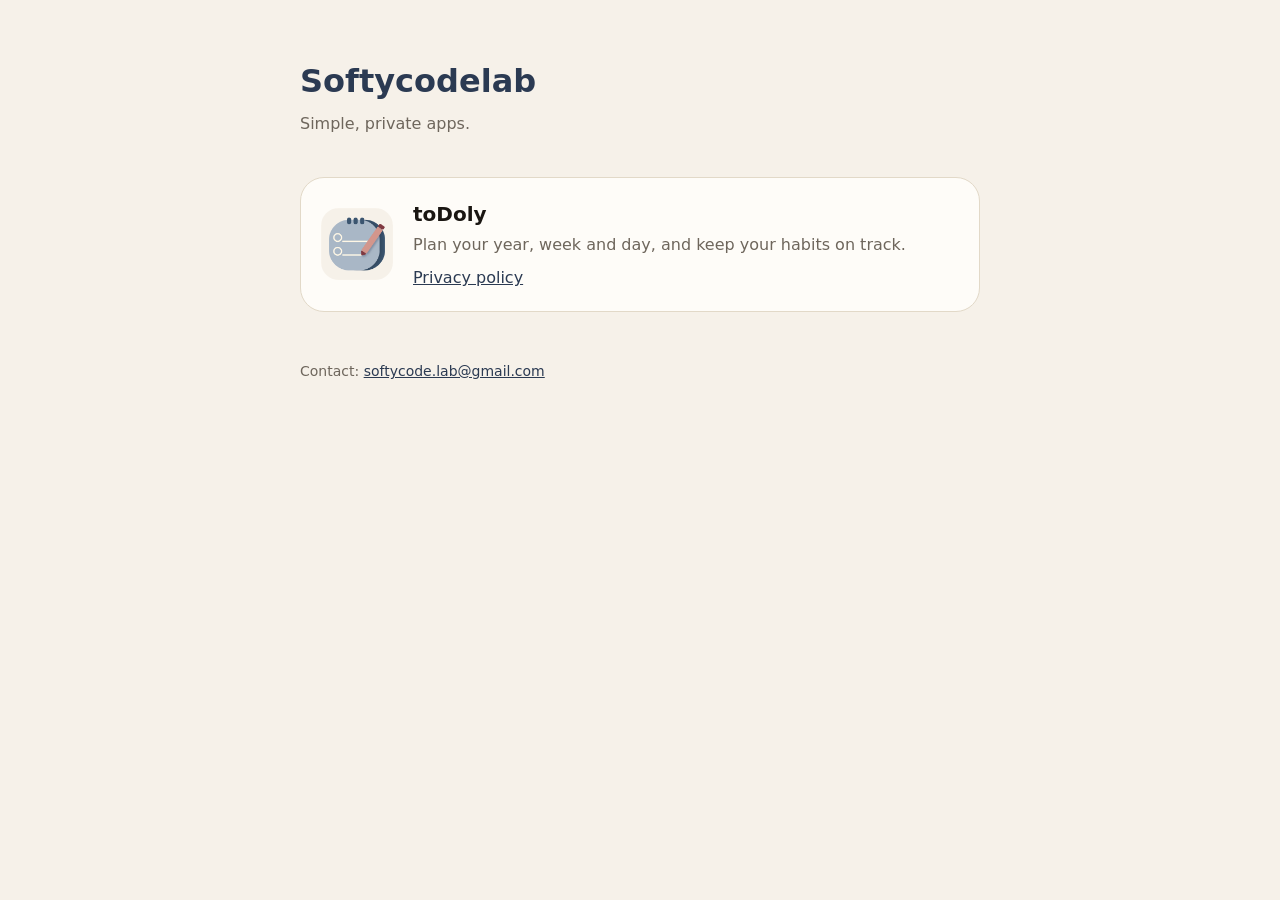
<file: index.html>
<!doctype html>
<html lang="en">
<head>
<meta charset="utf-8">
<meta name="viewport" content="width=device-width, initial-scale=1">
<title>Softycodelab</title>
<meta name="description" content="Softycodelab makes simple, private apps.">
<link rel="icon" href="todoly/icon.png">
<style>
  :root { --bg: #F6F1E9; --fg: #1A1612; --mut: #6E665C; --pri: #2B3A52; --card: #FEFCF8; --line: #E2D9C8; }
  @media (prefers-color-scheme: dark) { :root { --bg: #15130E; --fg: #F1ECE2; --mut: #9A9184; --pri: #9DB8DC; --card: #1E1B15; --line: #332E24; } }
  body { margin: 0; background: var(--bg); color: var(--fg); font: 16px/1.6 system-ui, -apple-system, "Segoe UI", sans-serif; }
  main { max-width: 680px; margin: 0 auto; padding: 56px 16px 64px; }
  h1 { color: var(--pri); font-size: 32px; margin: 0 0 4px; }
  .lead { color: var(--mut); margin: 0 0 40px; }
  .app { display: flex; gap: 20px; align-items: center; background: var(--card); border: 1px solid var(--line); border-radius: 24px; padding: 20px; }
  .app img { width: 72px; height: 72px; border-radius: 18px; flex: none; }
  .app h2 { margin: 0; font-size: 20px; }
  .app p { margin: 2px 0 8px; color: var(--mut); }
  a { color: var(--pri); }
  footer { margin-top: 48px; color: var(--mut); font-size: 14px; }
</style>
</head>
<body>
<main>
  <h1>Softycodelab</h1>
  <p class="lead">Simple, private apps.</p>

  <section class="app">
    <img src="todoly/icon.png" alt="toDoly icon">
    <div>
      <h2>toDoly</h2>
      <p>Plan your year, week and day, and keep your habits on track.</p>
      <a href="todoly/privacy/">Privacy policy</a>
    </div>
  </section>

  <footer>Contact: <a href="mailto:softycode.lab@gmail.com">softycode.lab@gmail.com</a></footer>
</main>
</body>
</html>
</file>
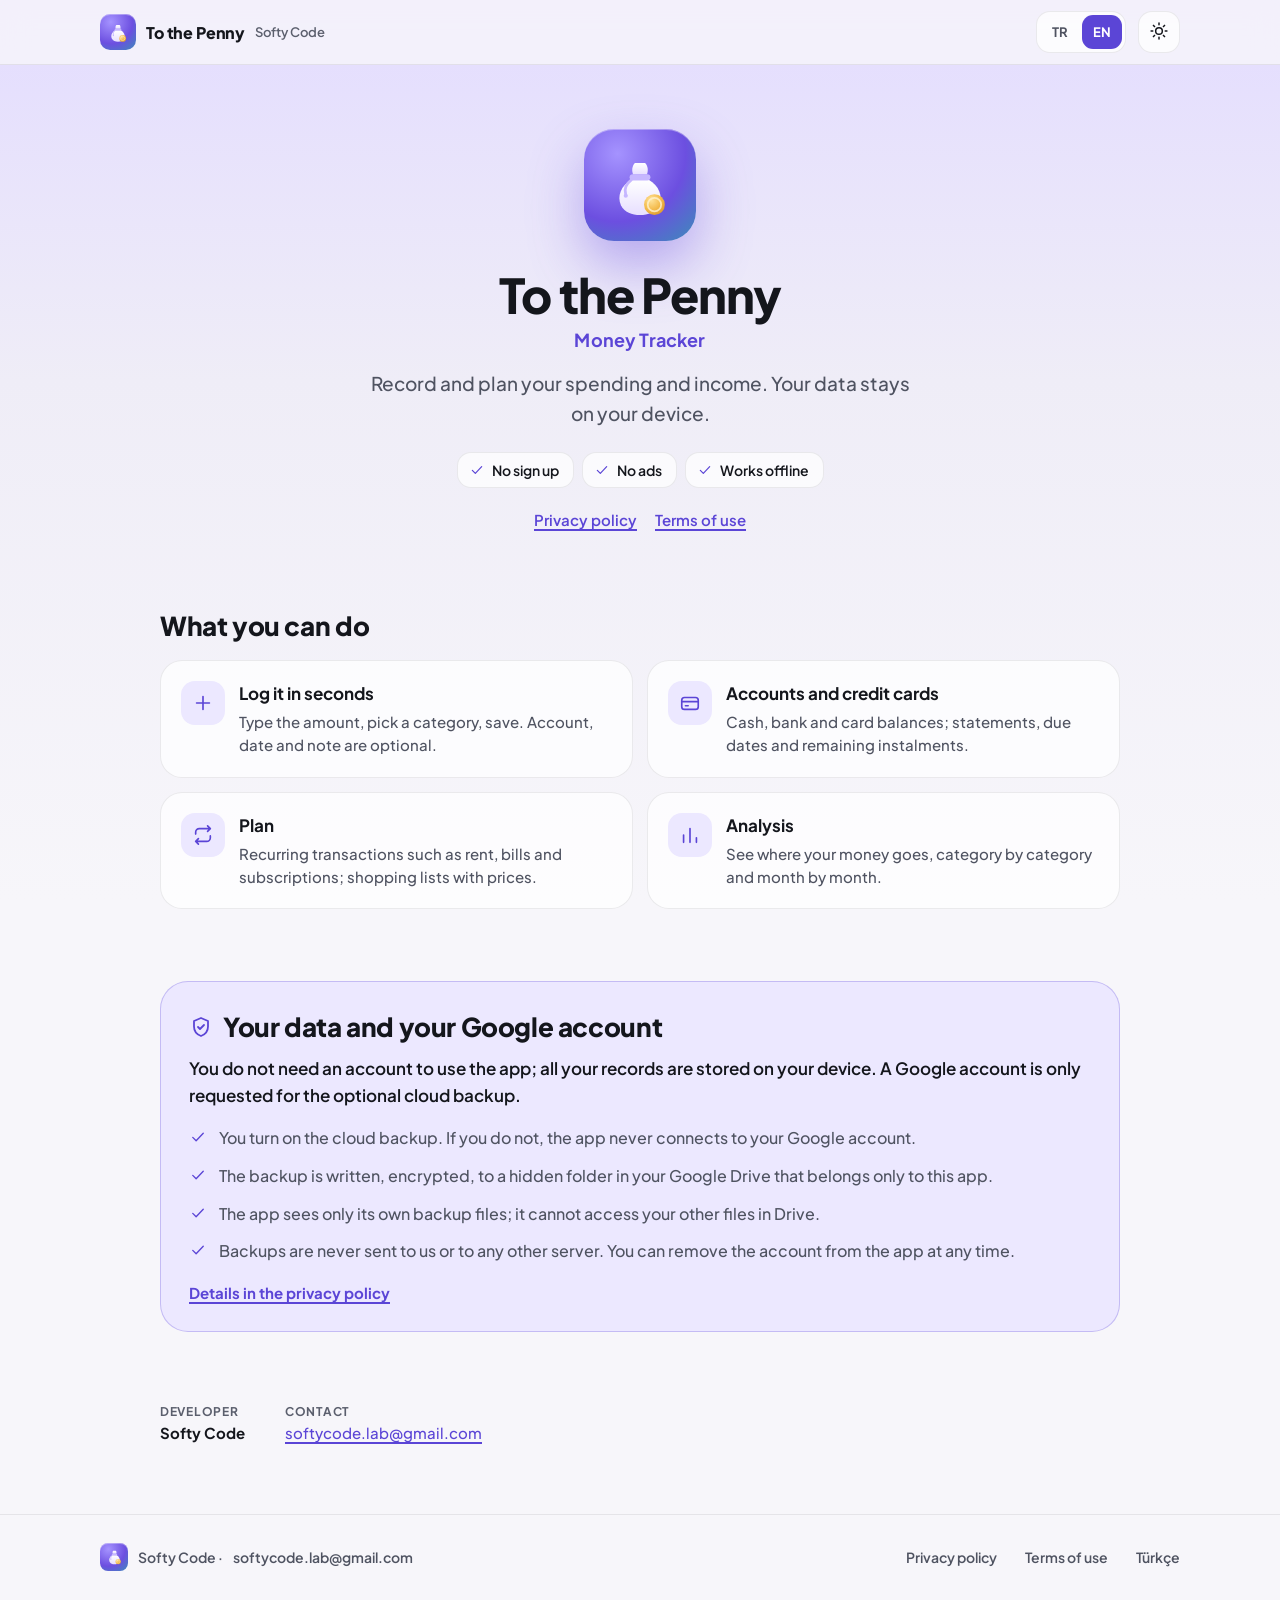
<file: money-tracker/index.html>
<!doctype html>
<html lang="en"><head><meta charset="utf-8"><meta name="viewport" content="width=device-width,initial-scale=1">
<title>To the Penny · Money Tracker</title>
<meta name="description" content="Record and plan your spending and income. Your data stays on your device.">
<meta name="theme-color" content="#17132E" media="(prefers-color-scheme: dark)"><meta name="theme-color" content="#EFEDF7" media="(prefers-color-scheme: light)">
<link rel="canonical" href="en/">
<link rel="alternate" hreflang="tr" href="tr/"><link rel="alternate" hreflang="en" href="en/">
<link rel="icon" type="image/png" sizes="32x32" href="assets/icon-32.png"><link rel="apple-touch-icon" href="assets/icon-180.png">
<script>(function(){try{var t=localStorage.getItem('theme')}catch(e){}if(!t)t=matchMedia('(prefers-color-scheme: light)').matches?'light':'dark';document.documentElement.dataset.theme=t})();</script>
<link rel="stylesheet" href="assets/site.css"><link rel="stylesheet" href="assets/home.css">
<script>(function(){if((navigator.language||'').toLowerCase().indexOf('tr')!==0)return;var d=document;d.documentElement.lang='tr';d.title="Kuruşu Kuruşuna · Gider Takibi";d.querySelector('meta[name=description]').content="Harcama ve gelirlerinizi kaydedin, planlayın. Verileriniz cihazınızda kalır.";d.querySelector('link[rel=canonical]').href='tr/'})();</script>
</head>
<body>
<div data-home="tr">
<header class="top"><div class="wrap">
<a class="brand" href="tr/"><span class="mark"><svg viewBox="0 0 64 64" fill="none" aria-hidden="true"><defs><linearGradient id="top-tr-lb" x1="0" y1="0" x2="0" y2="1"><stop offset="0" stop-color="#fff"/><stop offset="1" stop-color="#E7DFFF"/></linearGradient><radialGradient id="top-tr-lg" cx="35%" cy="28%" r="80%"><stop offset="0" stop-color="#FFE39A"/><stop offset=".55" stop-color="#F4BC4E"/><stop offset="1" stop-color="#DC9A2C"/></radialGradient></defs><path d="M26 23 C24.6 19 25.3 15.4 27.6 13 L36.4 13 C38.7 15.4 39.4 19 38 23 Z" fill="url(#top-tr-lb)"/><path d="M24.5 27.5 C15.5 32.5 12 42 15.5 49.5 C18.5 55.5 25 58 32 58 C39 58 45.5 55.5 48.5 49.5 C52 42 48.5 32.5 39.5 27.5 Z" fill="url(#top-tr-lb)"/><rect x="23" y="22.6" width="18" height="5.4" rx="2.7" fill="#C6B7FF"/><path d="M24.5 27.5 C20 31 18.2 35.5 19.6 40" stroke="#C6B7FF" stroke-width="2.4" stroke-linecap="round"/><circle cx="19.7" cy="41.3" r="1.8" fill="#C6B7FF"/><circle cx="44.5" cy="49" r="9" fill="url(#top-tr-lg)"/><circle cx="44.5" cy="49" r="5.8" stroke="#FFF3CF" stroke-width="1.5" opacity=".8"/></svg></span><b>Kuruşu Kuruşuna</b><small>Softy Code</small></a>
<nav class="seg" aria-label="Dil"><a href="tr/" lang="tr" hreflang="tr" aria-current="true">TR</a><a href="en/" lang="en" hreflang="en">EN</a></nav>
<button class="ibtn" type="button" aria-label="Temayı değiştir" title="Temayı değiştir"><span class="i-moon"><svg width="20" height="20" viewBox="0 0 24 24" fill="none" stroke="currentColor" stroke-width="1.8" stroke-linecap="round" stroke-linejoin="round" aria-hidden="true"><path d="M20 14.5A8 8 0 1 1 9.5 4a6.5 6.5 0 0 0 10.5 10.5z"/></svg></span><span class="i-sun"><svg width="20" height="20" viewBox="0 0 24 24" fill="none" stroke="currentColor" stroke-width="1.8" stroke-linecap="round" stroke-linejoin="round" aria-hidden="true"><circle cx="12" cy="12" r="4"/><path d="M12 2.5v2M12 19.5v2M2.5 12h2M19.5 12h2M5.3 5.3l1.4 1.4M17.3 17.3l1.4 1.4M5.3 18.7l1.4-1.4M17.3 6.7l1.4-1.4"/></svg></span></button>
</div></header>
<main class="wrap"><div class="home">
<section class="hero">
<span class="icon"><svg viewBox="0 0 64 64" fill="none" aria-hidden="true"><defs><linearGradient id="hero-tr-lb" x1="0" y1="0" x2="0" y2="1"><stop offset="0" stop-color="#fff"/><stop offset="1" stop-color="#E7DFFF"/></linearGradient><radialGradient id="hero-tr-lg" cx="35%" cy="28%" r="80%"><stop offset="0" stop-color="#FFE39A"/><stop offset=".55" stop-color="#F4BC4E"/><stop offset="1" stop-color="#DC9A2C"/></radialGradient></defs><path d="M26 23 C24.6 19 25.3 15.4 27.6 13 L36.4 13 C38.7 15.4 39.4 19 38 23 Z" fill="url(#hero-tr-lb)"/><path d="M24.5 27.5 C15.5 32.5 12 42 15.5 49.5 C18.5 55.5 25 58 32 58 C39 58 45.5 55.5 48.5 49.5 C52 42 48.5 32.5 39.5 27.5 Z" fill="url(#hero-tr-lb)"/><rect x="23" y="22.6" width="18" height="5.4" rx="2.7" fill="#C6B7FF"/><path d="M24.5 27.5 C20 31 18.2 35.5 19.6 40" stroke="#C6B7FF" stroke-width="2.4" stroke-linecap="round"/><circle cx="19.7" cy="41.3" r="1.8" fill="#C6B7FF"/><circle cx="44.5" cy="49" r="9" fill="url(#hero-tr-lg)"/><circle cx="44.5" cy="49" r="5.8" stroke="#FFF3CF" stroke-width="1.5" opacity=".8"/></svg></span>
<h1>Kuruşu Kuruşuna</h1>
<div class="sub">Gider Takibi</div>
<p class="lead">Harcama ve gelirlerinizi kaydedin, planlayın. Verileriniz cihazınızda kalır.</p>
<div class="facts"><span><svg width="16" height="16" viewBox="0 0 24 24" fill="none" stroke="currentColor" stroke-width="1.8" stroke-linecap="round" stroke-linejoin="round" aria-hidden="true"><path d="M5 12.5 9.5 17 19 7"/></svg>Üyelik yok</span><span><svg width="16" height="16" viewBox="0 0 24 24" fill="none" stroke="currentColor" stroke-width="1.8" stroke-linecap="round" stroke-linejoin="round" aria-hidden="true"><path d="M5 12.5 9.5 17 19 7"/></svg>Reklam yok</span><span><svg width="16" height="16" viewBox="0 0 24 24" fill="none" stroke="currentColor" stroke-width="1.8" stroke-linecap="round" stroke-linejoin="round" aria-hidden="true"><path d="M5 12.5 9.5 17 19 7"/></svg>İnternetsiz çalışır</span></div>
<div class="doclinks"><a href="tr/privacy/">Gizlilik politikası</a><a href="tr/terms/">Kullanım koşulları</a></div>
</section>
<section class="sec"><h2>Neler yapabilirsiniz</h2><div class="feats"><div class="feat"><span class="ti"><svg width="22" height="22" viewBox="0 0 24 24" fill="none" stroke="currentColor" stroke-width="1.8" stroke-linecap="round" stroke-linejoin="round" aria-hidden="true"><path d="M12 5v14M5 12h14"/></svg></span><div><b>Saniyeler içinde kayıt</b><p>Tutarı yazın, kategoriyi seçin, kaydedin. Hesap, tarih ve not isteğe bağlı.</p></div></div><div class="feat"><span class="ti"><svg width="22" height="22" viewBox="0 0 24 24" fill="none" stroke="currentColor" stroke-width="1.8" stroke-linecap="round" stroke-linejoin="round" aria-hidden="true"><rect x="3" y="6" width="18" height="13" rx="3"/><path d="M3 10.5h18M7 15h3"/></svg></span><div><b>Hesaplar ve kredi kartları</b><p>Nakit, banka ve kart bakiyeleri; ekstre, son ödeme günü ve kalan taksitler.</p></div></div><div class="feat"><span class="ti"><svg width="22" height="22" viewBox="0 0 24 24" fill="none" stroke="currentColor" stroke-width="1.8" stroke-linecap="round" stroke-linejoin="round" aria-hidden="true"><path d="m17 2 3 3-3 3M4 11V9a4 4 0 0 1 4-4h12M7 22l-3-3 3-3M20 13v2a4 4 0 0 1-4 4H4"/></svg></span><div><b>Planla</b><p>Kira, fatura ve abonelik gibi tekrarlayan işlemler; fiyatlı alışveriş listeleri.</p></div></div><div class="feat"><span class="ti"><svg width="22" height="22" viewBox="0 0 24 24" fill="none" stroke="currentColor" stroke-width="1.8" stroke-linecap="round" stroke-linejoin="round" aria-hidden="true"><path d="M5 20v-8M12 20V5M19 20v-5"/></svg></span><div><b>Analiz</b><p>Paranızın nereye gittiğini kategori kategori ve ay ay görün.</p></div></div></div></section>
<section class="sec data" id="google"><h2><svg width="24" height="24" viewBox="0 0 24 24" fill="none" stroke="currentColor" stroke-width="1.8" stroke-linecap="round" stroke-linejoin="round" aria-hidden="true"><path d="M12 3 5 6v5.5c0 4.4 3 8 7 9.5 4-1.5 7-5.1 7-9.5V6z"/><path d="m9 12 2 2 4-4"/></svg>Verileriniz ve Google hesabınız</h2><p>Uygulamayı kullanmak için hesap gerekmez; bütün kayıtlarınız cihazınızda saklanır. Google hesabı yalnızca isteğe bağlı bulut yedeği için istenir.</p><ul><li><svg width="18" height="18" viewBox="0 0 24 24" fill="none" stroke="currentColor" stroke-width="1.8" stroke-linecap="round" stroke-linejoin="round" aria-hidden="true"><path d="M5 12.5 9.5 17 19 7"/></svg>Bulut yedeğini siz açarsınız. Açmazsanız uygulama Google hesabınıza hiç bağlanmaz.</li><li><svg width="18" height="18" viewBox="0 0 24 24" fill="none" stroke="currentColor" stroke-width="1.8" stroke-linecap="round" stroke-linejoin="round" aria-hidden="true"><path d="M5 12.5 9.5 17 19 7"/></svg>Yedek, Google Drive’ınızda yalnızca bu uygulamaya ayrılmış gizli bir klasöre şifrelenmiş olarak yazılır.</li><li><svg width="18" height="18" viewBox="0 0 24 24" fill="none" stroke="currentColor" stroke-width="1.8" stroke-linecap="round" stroke-linejoin="round" aria-hidden="true"><path d="M5 12.5 9.5 17 19 7"/></svg>Uygulama yalnızca kendi yedek dosyalarını görür; Drive’daki diğer dosyalarınıza erişemez.</li><li><svg width="18" height="18" viewBox="0 0 24 24" fill="none" stroke="currentColor" stroke-width="1.8" stroke-linecap="round" stroke-linejoin="round" aria-hidden="true"><path d="M5 12.5 9.5 17 19 7"/></svg>Yedekler bize ya da başka bir sunucuya gönderilmez. Hesabı istediğiniz zaman uygulamadan kaldırırsınız.</li></ul><a class="more" href="tr/privacy/">Ayrıntılar gizlilik politikasında</a></section>
<section class="sec dev"><div><span>Geliştirici</span><b>Softy Code</b></div><div><span>İletişim</span><a href="mailto:softycode.lab@gmail.com">softycode.lab@gmail.com</a></div></section>
</div></main>
<footer class="foot"><div class="wrap">
<span class="co"><span class="mark"><svg viewBox="0 0 64 64" fill="none" aria-hidden="true"><defs><linearGradient id="foot-tr-lb" x1="0" y1="0" x2="0" y2="1"><stop offset="0" stop-color="#fff"/><stop offset="1" stop-color="#E7DFFF"/></linearGradient><radialGradient id="foot-tr-lg" cx="35%" cy="28%" r="80%"><stop offset="0" stop-color="#FFE39A"/><stop offset=".55" stop-color="#F4BC4E"/><stop offset="1" stop-color="#DC9A2C"/></radialGradient></defs><path d="M26 23 C24.6 19 25.3 15.4 27.6 13 L36.4 13 C38.7 15.4 39.4 19 38 23 Z" fill="url(#foot-tr-lb)"/><path d="M24.5 27.5 C15.5 32.5 12 42 15.5 49.5 C18.5 55.5 25 58 32 58 C39 58 45.5 55.5 48.5 49.5 C52 42 48.5 32.5 39.5 27.5 Z" fill="url(#foot-tr-lb)"/><rect x="23" y="22.6" width="18" height="5.4" rx="2.7" fill="#C6B7FF"/><path d="M24.5 27.5 C20 31 18.2 35.5 19.6 40" stroke="#C6B7FF" stroke-width="2.4" stroke-linecap="round"/><circle cx="19.7" cy="41.3" r="1.8" fill="#C6B7FF"/><circle cx="44.5" cy="49" r="9" fill="url(#foot-tr-lg)"/><circle cx="44.5" cy="49" r="5.8" stroke="#FFF3CF" stroke-width="1.5" opacity=".8"/></svg></span>Softy Code · <a href="mailto:softycode.lab@gmail.com">softycode.lab@gmail.com</a></span>
<a class="alt" href="tr/privacy/">Gizlilik politikası</a>
<a class="alt" href="tr/terms/">Kullanım koşulları</a>
<a class="alt" href="en/" lang="en">English</a>
</div></footer>
</div>
<div data-home="en">
<header class="top"><div class="wrap">
<a class="brand" href="en/"><span class="mark"><svg viewBox="0 0 64 64" fill="none" aria-hidden="true"><defs><linearGradient id="top-en-lb" x1="0" y1="0" x2="0" y2="1"><stop offset="0" stop-color="#fff"/><stop offset="1" stop-color="#E7DFFF"/></linearGradient><radialGradient id="top-en-lg" cx="35%" cy="28%" r="80%"><stop offset="0" stop-color="#FFE39A"/><stop offset=".55" stop-color="#F4BC4E"/><stop offset="1" stop-color="#DC9A2C"/></radialGradient></defs><path d="M26 23 C24.6 19 25.3 15.4 27.6 13 L36.4 13 C38.7 15.4 39.4 19 38 23 Z" fill="url(#top-en-lb)"/><path d="M24.5 27.5 C15.5 32.5 12 42 15.5 49.5 C18.5 55.5 25 58 32 58 C39 58 45.5 55.5 48.5 49.5 C52 42 48.5 32.5 39.5 27.5 Z" fill="url(#top-en-lb)"/><rect x="23" y="22.6" width="18" height="5.4" rx="2.7" fill="#C6B7FF"/><path d="M24.5 27.5 C20 31 18.2 35.5 19.6 40" stroke="#C6B7FF" stroke-width="2.4" stroke-linecap="round"/><circle cx="19.7" cy="41.3" r="1.8" fill="#C6B7FF"/><circle cx="44.5" cy="49" r="9" fill="url(#top-en-lg)"/><circle cx="44.5" cy="49" r="5.8" stroke="#FFF3CF" stroke-width="1.5" opacity=".8"/></svg></span><b>To the Penny</b><small>Softy Code</small></a>
<nav class="seg" aria-label="Language"><a href="tr/" lang="tr" hreflang="tr">TR</a><a href="en/" lang="en" hreflang="en" aria-current="true">EN</a></nav>
<button class="ibtn" type="button" aria-label="Change theme" title="Change theme"><span class="i-moon"><svg width="20" height="20" viewBox="0 0 24 24" fill="none" stroke="currentColor" stroke-width="1.8" stroke-linecap="round" stroke-linejoin="round" aria-hidden="true"><path d="M20 14.5A8 8 0 1 1 9.5 4a6.5 6.5 0 0 0 10.5 10.5z"/></svg></span><span class="i-sun"><svg width="20" height="20" viewBox="0 0 24 24" fill="none" stroke="currentColor" stroke-width="1.8" stroke-linecap="round" stroke-linejoin="round" aria-hidden="true"><circle cx="12" cy="12" r="4"/><path d="M12 2.5v2M12 19.5v2M2.5 12h2M19.5 12h2M5.3 5.3l1.4 1.4M17.3 17.3l1.4 1.4M5.3 18.7l1.4-1.4M17.3 6.7l1.4-1.4"/></svg></span></button>
</div></header>
<main class="wrap"><div class="home">
<section class="hero">
<span class="icon"><svg viewBox="0 0 64 64" fill="none" aria-hidden="true"><defs><linearGradient id="hero-en-lb" x1="0" y1="0" x2="0" y2="1"><stop offset="0" stop-color="#fff"/><stop offset="1" stop-color="#E7DFFF"/></linearGradient><radialGradient id="hero-en-lg" cx="35%" cy="28%" r="80%"><stop offset="0" stop-color="#FFE39A"/><stop offset=".55" stop-color="#F4BC4E"/><stop offset="1" stop-color="#DC9A2C"/></radialGradient></defs><path d="M26 23 C24.6 19 25.3 15.4 27.6 13 L36.4 13 C38.7 15.4 39.4 19 38 23 Z" fill="url(#hero-en-lb)"/><path d="M24.5 27.5 C15.5 32.5 12 42 15.5 49.5 C18.5 55.5 25 58 32 58 C39 58 45.5 55.5 48.5 49.5 C52 42 48.5 32.5 39.5 27.5 Z" fill="url(#hero-en-lb)"/><rect x="23" y="22.6" width="18" height="5.4" rx="2.7" fill="#C6B7FF"/><path d="M24.5 27.5 C20 31 18.2 35.5 19.6 40" stroke="#C6B7FF" stroke-width="2.4" stroke-linecap="round"/><circle cx="19.7" cy="41.3" r="1.8" fill="#C6B7FF"/><circle cx="44.5" cy="49" r="9" fill="url(#hero-en-lg)"/><circle cx="44.5" cy="49" r="5.8" stroke="#FFF3CF" stroke-width="1.5" opacity=".8"/></svg></span>
<h1>To the Penny</h1>
<div class="sub">Money Tracker</div>
<p class="lead">Record and plan your spending and income. Your data stays on your device.</p>
<div class="facts"><span><svg width="16" height="16" viewBox="0 0 24 24" fill="none" stroke="currentColor" stroke-width="1.8" stroke-linecap="round" stroke-linejoin="round" aria-hidden="true"><path d="M5 12.5 9.5 17 19 7"/></svg>No sign up</span><span><svg width="16" height="16" viewBox="0 0 24 24" fill="none" stroke="currentColor" stroke-width="1.8" stroke-linecap="round" stroke-linejoin="round" aria-hidden="true"><path d="M5 12.5 9.5 17 19 7"/></svg>No ads</span><span><svg width="16" height="16" viewBox="0 0 24 24" fill="none" stroke="currentColor" stroke-width="1.8" stroke-linecap="round" stroke-linejoin="round" aria-hidden="true"><path d="M5 12.5 9.5 17 19 7"/></svg>Works offline</span></div>
<div class="doclinks"><a href="en/privacy/">Privacy policy</a><a href="en/terms/">Terms of use</a></div>
</section>
<section class="sec"><h2>What you can do</h2><div class="feats"><div class="feat"><span class="ti"><svg width="22" height="22" viewBox="0 0 24 24" fill="none" stroke="currentColor" stroke-width="1.8" stroke-linecap="round" stroke-linejoin="round" aria-hidden="true"><path d="M12 5v14M5 12h14"/></svg></span><div><b>Log it in seconds</b><p>Type the amount, pick a category, save. Account, date and note are optional.</p></div></div><div class="feat"><span class="ti"><svg width="22" height="22" viewBox="0 0 24 24" fill="none" stroke="currentColor" stroke-width="1.8" stroke-linecap="round" stroke-linejoin="round" aria-hidden="true"><rect x="3" y="6" width="18" height="13" rx="3"/><path d="M3 10.5h18M7 15h3"/></svg></span><div><b>Accounts and credit cards</b><p>Cash, bank and card balances; statements, due dates and remaining instalments.</p></div></div><div class="feat"><span class="ti"><svg width="22" height="22" viewBox="0 0 24 24" fill="none" stroke="currentColor" stroke-width="1.8" stroke-linecap="round" stroke-linejoin="round" aria-hidden="true"><path d="m17 2 3 3-3 3M4 11V9a4 4 0 0 1 4-4h12M7 22l-3-3 3-3M20 13v2a4 4 0 0 1-4 4H4"/></svg></span><div><b>Plan</b><p>Recurring transactions such as rent, bills and subscriptions; shopping lists with prices.</p></div></div><div class="feat"><span class="ti"><svg width="22" height="22" viewBox="0 0 24 24" fill="none" stroke="currentColor" stroke-width="1.8" stroke-linecap="round" stroke-linejoin="round" aria-hidden="true"><path d="M5 20v-8M12 20V5M19 20v-5"/></svg></span><div><b>Analysis</b><p>See where your money goes, category by category and month by month.</p></div></div></div></section>
<section class="sec data" id="google"><h2><svg width="24" height="24" viewBox="0 0 24 24" fill="none" stroke="currentColor" stroke-width="1.8" stroke-linecap="round" stroke-linejoin="round" aria-hidden="true"><path d="M12 3 5 6v5.5c0 4.4 3 8 7 9.5 4-1.5 7-5.1 7-9.5V6z"/><path d="m9 12 2 2 4-4"/></svg>Your data and your Google account</h2><p>You do not need an account to use the app; all your records are stored on your device. A Google account is only requested for the optional cloud backup.</p><ul><li><svg width="18" height="18" viewBox="0 0 24 24" fill="none" stroke="currentColor" stroke-width="1.8" stroke-linecap="round" stroke-linejoin="round" aria-hidden="true"><path d="M5 12.5 9.5 17 19 7"/></svg>You turn on the cloud backup. If you do not, the app never connects to your Google account.</li><li><svg width="18" height="18" viewBox="0 0 24 24" fill="none" stroke="currentColor" stroke-width="1.8" stroke-linecap="round" stroke-linejoin="round" aria-hidden="true"><path d="M5 12.5 9.5 17 19 7"/></svg>The backup is written, encrypted, to a hidden folder in your Google Drive that belongs only to this app.</li><li><svg width="18" height="18" viewBox="0 0 24 24" fill="none" stroke="currentColor" stroke-width="1.8" stroke-linecap="round" stroke-linejoin="round" aria-hidden="true"><path d="M5 12.5 9.5 17 19 7"/></svg>The app sees only its own backup files; it cannot access your other files in Drive.</li><li><svg width="18" height="18" viewBox="0 0 24 24" fill="none" stroke="currentColor" stroke-width="1.8" stroke-linecap="round" stroke-linejoin="round" aria-hidden="true"><path d="M5 12.5 9.5 17 19 7"/></svg>Backups are never sent to us or to any other server. You can remove the account from the app at any time.</li></ul><a class="more" href="en/privacy/">Details in the privacy policy</a></section>
<section class="sec dev"><div><span>Developer</span><b>Softy Code</b></div><div><span>Contact</span><a href="mailto:softycode.lab@gmail.com">softycode.lab@gmail.com</a></div></section>
</div></main>
<footer class="foot"><div class="wrap">
<span class="co"><span class="mark"><svg viewBox="0 0 64 64" fill="none" aria-hidden="true"><defs><linearGradient id="foot-en-lb" x1="0" y1="0" x2="0" y2="1"><stop offset="0" stop-color="#fff"/><stop offset="1" stop-color="#E7DFFF"/></linearGradient><radialGradient id="foot-en-lg" cx="35%" cy="28%" r="80%"><stop offset="0" stop-color="#FFE39A"/><stop offset=".55" stop-color="#F4BC4E"/><stop offset="1" stop-color="#DC9A2C"/></radialGradient></defs><path d="M26 23 C24.6 19 25.3 15.4 27.6 13 L36.4 13 C38.7 15.4 39.4 19 38 23 Z" fill="url(#foot-en-lb)"/><path d="M24.5 27.5 C15.5 32.5 12 42 15.5 49.5 C18.5 55.5 25 58 32 58 C39 58 45.5 55.5 48.5 49.5 C52 42 48.5 32.5 39.5 27.5 Z" fill="url(#foot-en-lb)"/><rect x="23" y="22.6" width="18" height="5.4" rx="2.7" fill="#C6B7FF"/><path d="M24.5 27.5 C20 31 18.2 35.5 19.6 40" stroke="#C6B7FF" stroke-width="2.4" stroke-linecap="round"/><circle cx="19.7" cy="41.3" r="1.8" fill="#C6B7FF"/><circle cx="44.5" cy="49" r="9" fill="url(#foot-en-lg)"/><circle cx="44.5" cy="49" r="5.8" stroke="#FFF3CF" stroke-width="1.5" opacity=".8"/></svg></span>Softy Code · <a href="mailto:softycode.lab@gmail.com">softycode.lab@gmail.com</a></span>
<a class="alt" href="en/privacy/">Privacy policy</a>
<a class="alt" href="en/terms/">Terms of use</a>
<a class="alt" href="tr/" lang="tr">Türkçe</a>
</div></footer>
</div>
<script src="assets/site.js"></script>
</body></html>
</file>
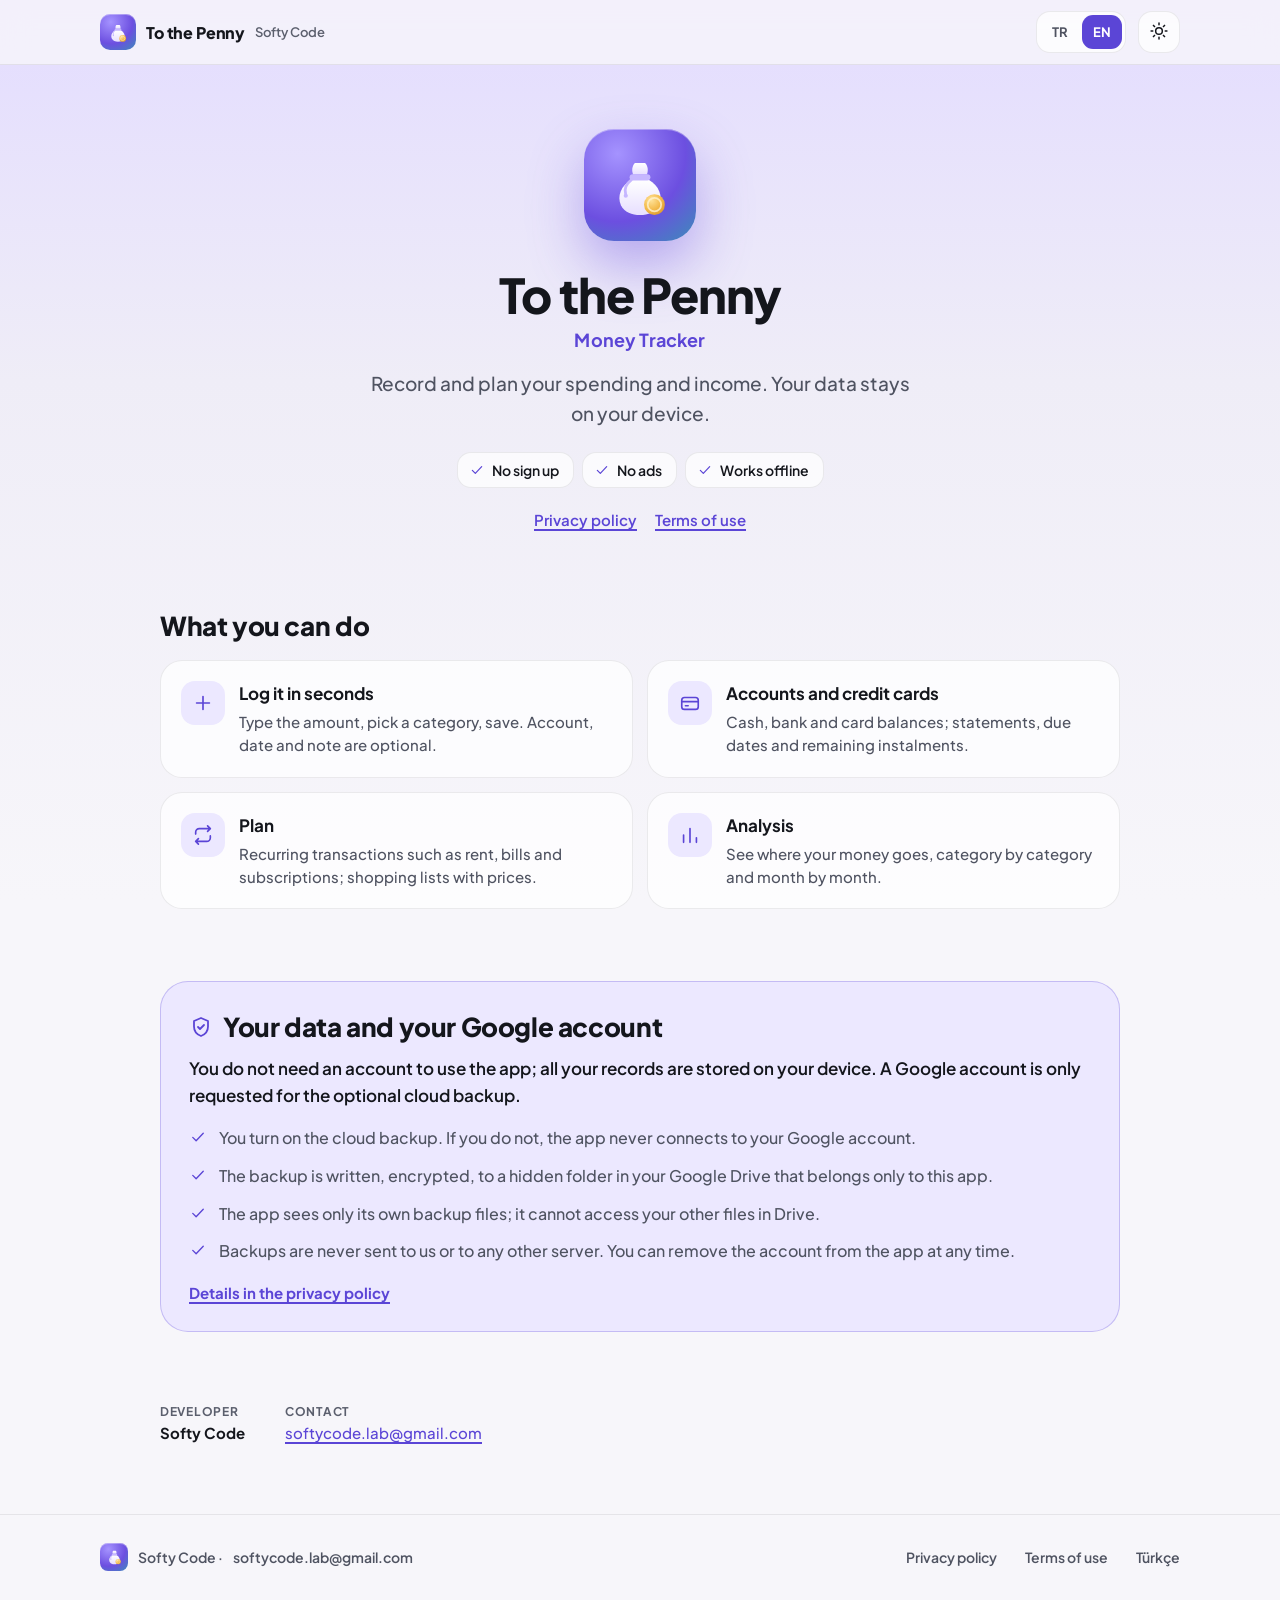
<file: money-tracker/en/index.html>
<!doctype html>
<html lang="en"><head><meta charset="utf-8"><meta name="viewport" content="width=device-width,initial-scale=1">
<title>To the Penny · Money Tracker</title>
<meta name="description" content="Record and plan your spending and income. Your data stays on your device.">
<meta name="theme-color" content="#17132E" media="(prefers-color-scheme: dark)"><meta name="theme-color" content="#EFEDF7" media="(prefers-color-scheme: light)">
<link rel="canonical" href="./">
<link rel="alternate" hreflang="tr" href="../tr/"><link rel="alternate" hreflang="en" href="../en/">
<link rel="icon" type="image/png" sizes="32x32" href="../assets/icon-32.png"><link rel="apple-touch-icon" href="../assets/icon-180.png">
<script>(function(){try{var t=localStorage.getItem('theme')}catch(e){}if(!t)t=matchMedia('(prefers-color-scheme: light)').matches?'light':'dark';document.documentElement.dataset.theme=t})();</script>
<link rel="stylesheet" href="../assets/site.css"><link rel="stylesheet" href="../assets/home.css">
</head>
<body>
<header class="top"><div class="wrap">
<a class="brand" href="../en/"><span class="mark"><svg viewBox="0 0 64 64" fill="none" aria-hidden="true"><defs><linearGradient id="top-en-lb" x1="0" y1="0" x2="0" y2="1"><stop offset="0" stop-color="#fff"/><stop offset="1" stop-color="#E7DFFF"/></linearGradient><radialGradient id="top-en-lg" cx="35%" cy="28%" r="80%"><stop offset="0" stop-color="#FFE39A"/><stop offset=".55" stop-color="#F4BC4E"/><stop offset="1" stop-color="#DC9A2C"/></radialGradient></defs><path d="M26 23 C24.6 19 25.3 15.4 27.6 13 L36.4 13 C38.7 15.4 39.4 19 38 23 Z" fill="url(#top-en-lb)"/><path d="M24.5 27.5 C15.5 32.5 12 42 15.5 49.5 C18.5 55.5 25 58 32 58 C39 58 45.5 55.5 48.5 49.5 C52 42 48.5 32.5 39.5 27.5 Z" fill="url(#top-en-lb)"/><rect x="23" y="22.6" width="18" height="5.4" rx="2.7" fill="#C6B7FF"/><path d="M24.5 27.5 C20 31 18.2 35.5 19.6 40" stroke="#C6B7FF" stroke-width="2.4" stroke-linecap="round"/><circle cx="19.7" cy="41.3" r="1.8" fill="#C6B7FF"/><circle cx="44.5" cy="49" r="9" fill="url(#top-en-lg)"/><circle cx="44.5" cy="49" r="5.8" stroke="#FFF3CF" stroke-width="1.5" opacity=".8"/></svg></span><b>To the Penny</b><small>Softy Code</small></a>
<nav class="seg" aria-label="Language"><a href="../tr/" lang="tr" hreflang="tr">TR</a><a href="../en/" lang="en" hreflang="en" aria-current="true">EN</a></nav>
<button class="ibtn" type="button" aria-label="Change theme" title="Change theme"><span class="i-moon"><svg width="20" height="20" viewBox="0 0 24 24" fill="none" stroke="currentColor" stroke-width="1.8" stroke-linecap="round" stroke-linejoin="round" aria-hidden="true"><path d="M20 14.5A8 8 0 1 1 9.5 4a6.5 6.5 0 0 0 10.5 10.5z"/></svg></span><span class="i-sun"><svg width="20" height="20" viewBox="0 0 24 24" fill="none" stroke="currentColor" stroke-width="1.8" stroke-linecap="round" stroke-linejoin="round" aria-hidden="true"><circle cx="12" cy="12" r="4"/><path d="M12 2.5v2M12 19.5v2M2.5 12h2M19.5 12h2M5.3 5.3l1.4 1.4M17.3 17.3l1.4 1.4M5.3 18.7l1.4-1.4M17.3 6.7l1.4-1.4"/></svg></span></button>
</div></header>
<main class="wrap"><div class="home">
<section class="hero">
<span class="icon"><svg viewBox="0 0 64 64" fill="none" aria-hidden="true"><defs><linearGradient id="hero-en-lb" x1="0" y1="0" x2="0" y2="1"><stop offset="0" stop-color="#fff"/><stop offset="1" stop-color="#E7DFFF"/></linearGradient><radialGradient id="hero-en-lg" cx="35%" cy="28%" r="80%"><stop offset="0" stop-color="#FFE39A"/><stop offset=".55" stop-color="#F4BC4E"/><stop offset="1" stop-color="#DC9A2C"/></radialGradient></defs><path d="M26 23 C24.6 19 25.3 15.4 27.6 13 L36.4 13 C38.7 15.4 39.4 19 38 23 Z" fill="url(#hero-en-lb)"/><path d="M24.5 27.5 C15.5 32.5 12 42 15.5 49.5 C18.5 55.5 25 58 32 58 C39 58 45.5 55.5 48.5 49.5 C52 42 48.5 32.5 39.5 27.5 Z" fill="url(#hero-en-lb)"/><rect x="23" y="22.6" width="18" height="5.4" rx="2.7" fill="#C6B7FF"/><path d="M24.5 27.5 C20 31 18.2 35.5 19.6 40" stroke="#C6B7FF" stroke-width="2.4" stroke-linecap="round"/><circle cx="19.7" cy="41.3" r="1.8" fill="#C6B7FF"/><circle cx="44.5" cy="49" r="9" fill="url(#hero-en-lg)"/><circle cx="44.5" cy="49" r="5.8" stroke="#FFF3CF" stroke-width="1.5" opacity=".8"/></svg></span>
<h1>To the Penny</h1>
<div class="sub">Money Tracker</div>
<p class="lead">Record and plan your spending and income. Your data stays on your device.</p>
<div class="facts"><span><svg width="16" height="16" viewBox="0 0 24 24" fill="none" stroke="currentColor" stroke-width="1.8" stroke-linecap="round" stroke-linejoin="round" aria-hidden="true"><path d="M5 12.5 9.5 17 19 7"/></svg>No sign up</span><span><svg width="16" height="16" viewBox="0 0 24 24" fill="none" stroke="currentColor" stroke-width="1.8" stroke-linecap="round" stroke-linejoin="round" aria-hidden="true"><path d="M5 12.5 9.5 17 19 7"/></svg>No ads</span><span><svg width="16" height="16" viewBox="0 0 24 24" fill="none" stroke="currentColor" stroke-width="1.8" stroke-linecap="round" stroke-linejoin="round" aria-hidden="true"><path d="M5 12.5 9.5 17 19 7"/></svg>Works offline</span></div>
<div class="doclinks"><a href="../en/privacy/">Privacy policy</a><a href="../en/terms/">Terms of use</a></div>
</section>
<section class="sec"><h2>What you can do</h2><div class="feats"><div class="feat"><span class="ti"><svg width="22" height="22" viewBox="0 0 24 24" fill="none" stroke="currentColor" stroke-width="1.8" stroke-linecap="round" stroke-linejoin="round" aria-hidden="true"><path d="M12 5v14M5 12h14"/></svg></span><div><b>Log it in seconds</b><p>Type the amount, pick a category, save. Account, date and note are optional.</p></div></div><div class="feat"><span class="ti"><svg width="22" height="22" viewBox="0 0 24 24" fill="none" stroke="currentColor" stroke-width="1.8" stroke-linecap="round" stroke-linejoin="round" aria-hidden="true"><rect x="3" y="6" width="18" height="13" rx="3"/><path d="M3 10.5h18M7 15h3"/></svg></span><div><b>Accounts and credit cards</b><p>Cash, bank and card balances; statements, due dates and remaining instalments.</p></div></div><div class="feat"><span class="ti"><svg width="22" height="22" viewBox="0 0 24 24" fill="none" stroke="currentColor" stroke-width="1.8" stroke-linecap="round" stroke-linejoin="round" aria-hidden="true"><path d="m17 2 3 3-3 3M4 11V9a4 4 0 0 1 4-4h12M7 22l-3-3 3-3M20 13v2a4 4 0 0 1-4 4H4"/></svg></span><div><b>Plan</b><p>Recurring transactions such as rent, bills and subscriptions; shopping lists with prices.</p></div></div><div class="feat"><span class="ti"><svg width="22" height="22" viewBox="0 0 24 24" fill="none" stroke="currentColor" stroke-width="1.8" stroke-linecap="round" stroke-linejoin="round" aria-hidden="true"><path d="M5 20v-8M12 20V5M19 20v-5"/></svg></span><div><b>Analysis</b><p>See where your money goes, category by category and month by month.</p></div></div></div></section>
<section class="sec data" id="google"><h2><svg width="24" height="24" viewBox="0 0 24 24" fill="none" stroke="currentColor" stroke-width="1.8" stroke-linecap="round" stroke-linejoin="round" aria-hidden="true"><path d="M12 3 5 6v5.5c0 4.4 3 8 7 9.5 4-1.5 7-5.1 7-9.5V6z"/><path d="m9 12 2 2 4-4"/></svg>Your data and your Google account</h2><p>You do not need an account to use the app; all your records are stored on your device. A Google account is only requested for the optional cloud backup.</p><ul><li><svg width="18" height="18" viewBox="0 0 24 24" fill="none" stroke="currentColor" stroke-width="1.8" stroke-linecap="round" stroke-linejoin="round" aria-hidden="true"><path d="M5 12.5 9.5 17 19 7"/></svg>You turn on the cloud backup. If you do not, the app never connects to your Google account.</li><li><svg width="18" height="18" viewBox="0 0 24 24" fill="none" stroke="currentColor" stroke-width="1.8" stroke-linecap="round" stroke-linejoin="round" aria-hidden="true"><path d="M5 12.5 9.5 17 19 7"/></svg>The backup is written, encrypted, to a hidden folder in your Google Drive that belongs only to this app.</li><li><svg width="18" height="18" viewBox="0 0 24 24" fill="none" stroke="currentColor" stroke-width="1.8" stroke-linecap="round" stroke-linejoin="round" aria-hidden="true"><path d="M5 12.5 9.5 17 19 7"/></svg>The app sees only its own backup files; it cannot access your other files in Drive.</li><li><svg width="18" height="18" viewBox="0 0 24 24" fill="none" stroke="currentColor" stroke-width="1.8" stroke-linecap="round" stroke-linejoin="round" aria-hidden="true"><path d="M5 12.5 9.5 17 19 7"/></svg>Backups are never sent to us or to any other server. You can remove the account from the app at any time.</li></ul><a class="more" href="../en/privacy/">Details in the privacy policy</a></section>
<section class="sec dev"><div><span>Developer</span><b>Softy Code</b></div><div><span>Contact</span><a href="mailto:softycode.lab@gmail.com">softycode.lab@gmail.com</a></div></section>
</div></main>
<footer class="foot"><div class="wrap">
<span class="co"><span class="mark"><svg viewBox="0 0 64 64" fill="none" aria-hidden="true"><defs><linearGradient id="foot-en-lb" x1="0" y1="0" x2="0" y2="1"><stop offset="0" stop-color="#fff"/><stop offset="1" stop-color="#E7DFFF"/></linearGradient><radialGradient id="foot-en-lg" cx="35%" cy="28%" r="80%"><stop offset="0" stop-color="#FFE39A"/><stop offset=".55" stop-color="#F4BC4E"/><stop offset="1" stop-color="#DC9A2C"/></radialGradient></defs><path d="M26 23 C24.6 19 25.3 15.4 27.6 13 L36.4 13 C38.7 15.4 39.4 19 38 23 Z" fill="url(#foot-en-lb)"/><path d="M24.5 27.5 C15.5 32.5 12 42 15.5 49.5 C18.5 55.5 25 58 32 58 C39 58 45.5 55.5 48.5 49.5 C52 42 48.5 32.5 39.5 27.5 Z" fill="url(#foot-en-lb)"/><rect x="23" y="22.6" width="18" height="5.4" rx="2.7" fill="#C6B7FF"/><path d="M24.5 27.5 C20 31 18.2 35.5 19.6 40" stroke="#C6B7FF" stroke-width="2.4" stroke-linecap="round"/><circle cx="19.7" cy="41.3" r="1.8" fill="#C6B7FF"/><circle cx="44.5" cy="49" r="9" fill="url(#foot-en-lg)"/><circle cx="44.5" cy="49" r="5.8" stroke="#FFF3CF" stroke-width="1.5" opacity=".8"/></svg></span>Softy Code · <a href="mailto:softycode.lab@gmail.com">softycode.lab@gmail.com</a></span>
<a class="alt" href="../en/privacy/">Privacy policy</a>
<a class="alt" href="../en/terms/">Terms of use</a>
<a class="alt" href="../tr/" lang="tr">Türkçe</a>
</div></footer>
<script src="../assets/site.js"></script>
</body></html>
</file>
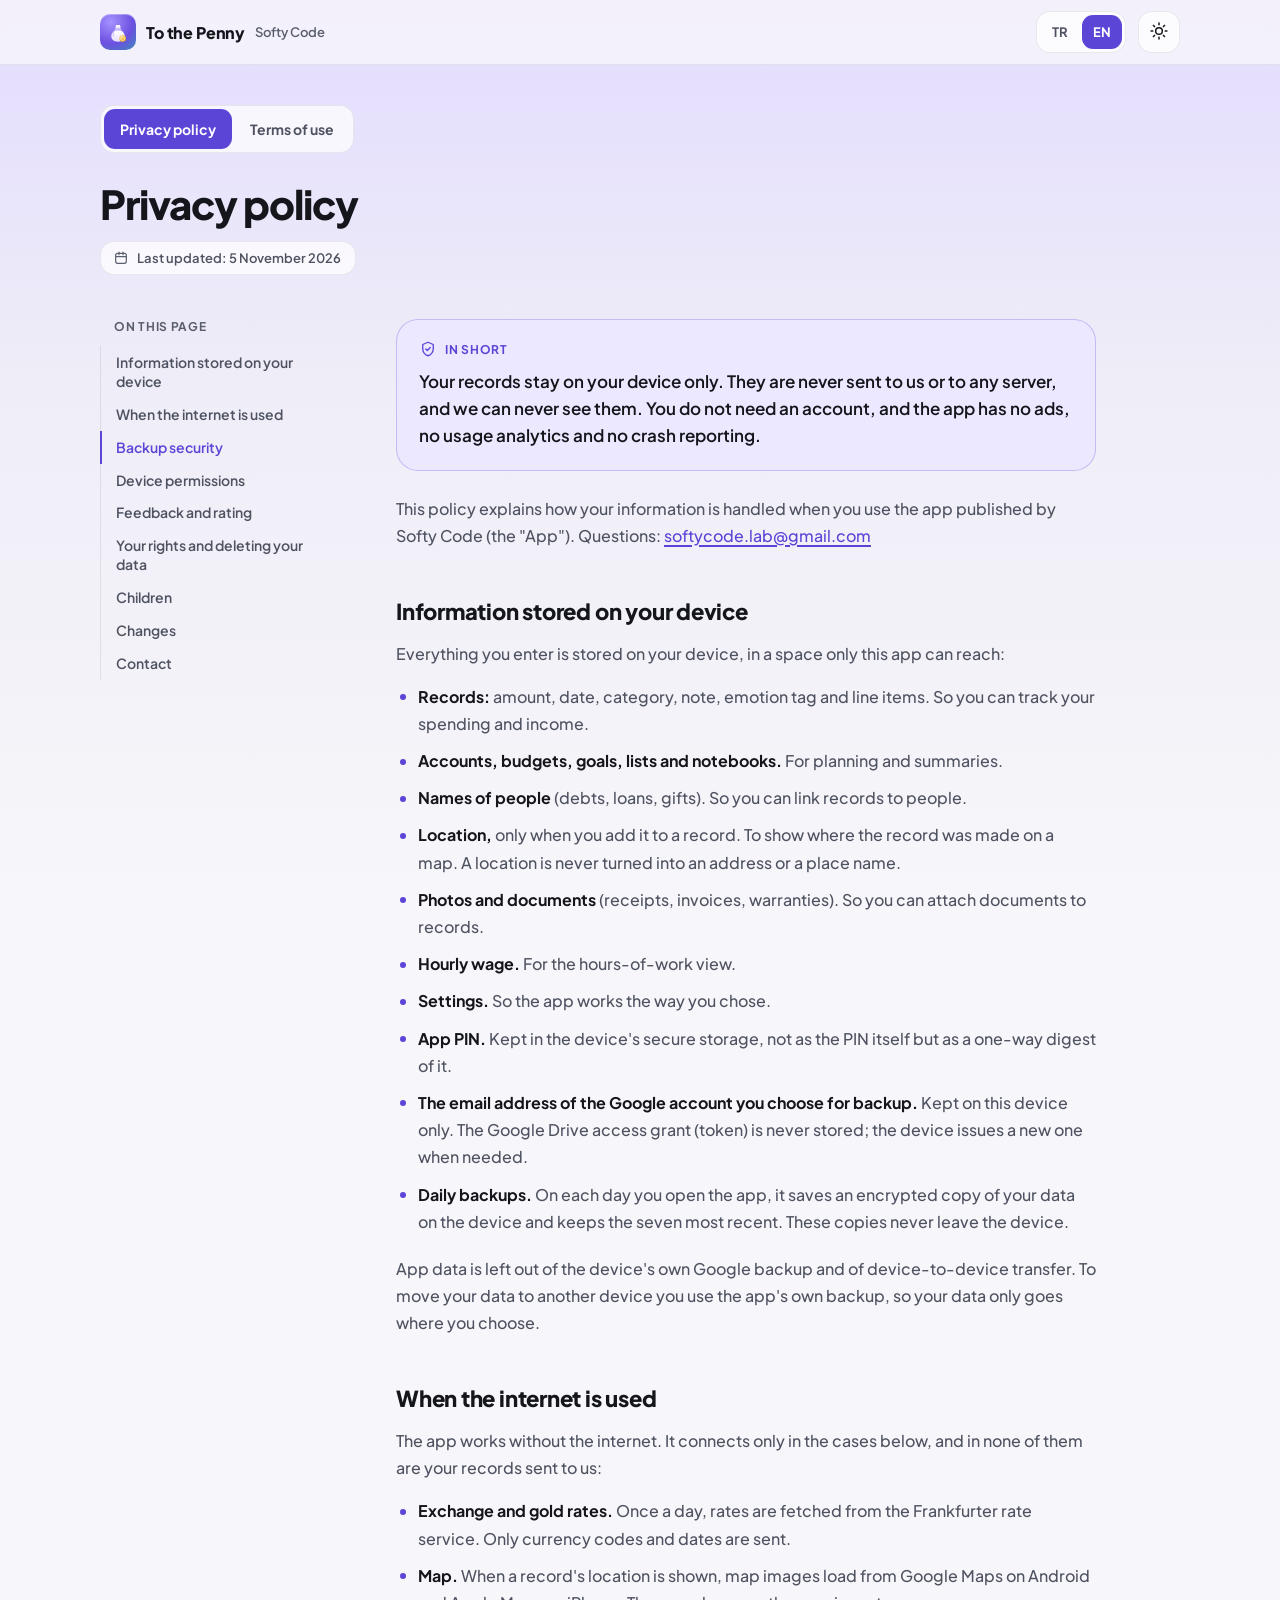
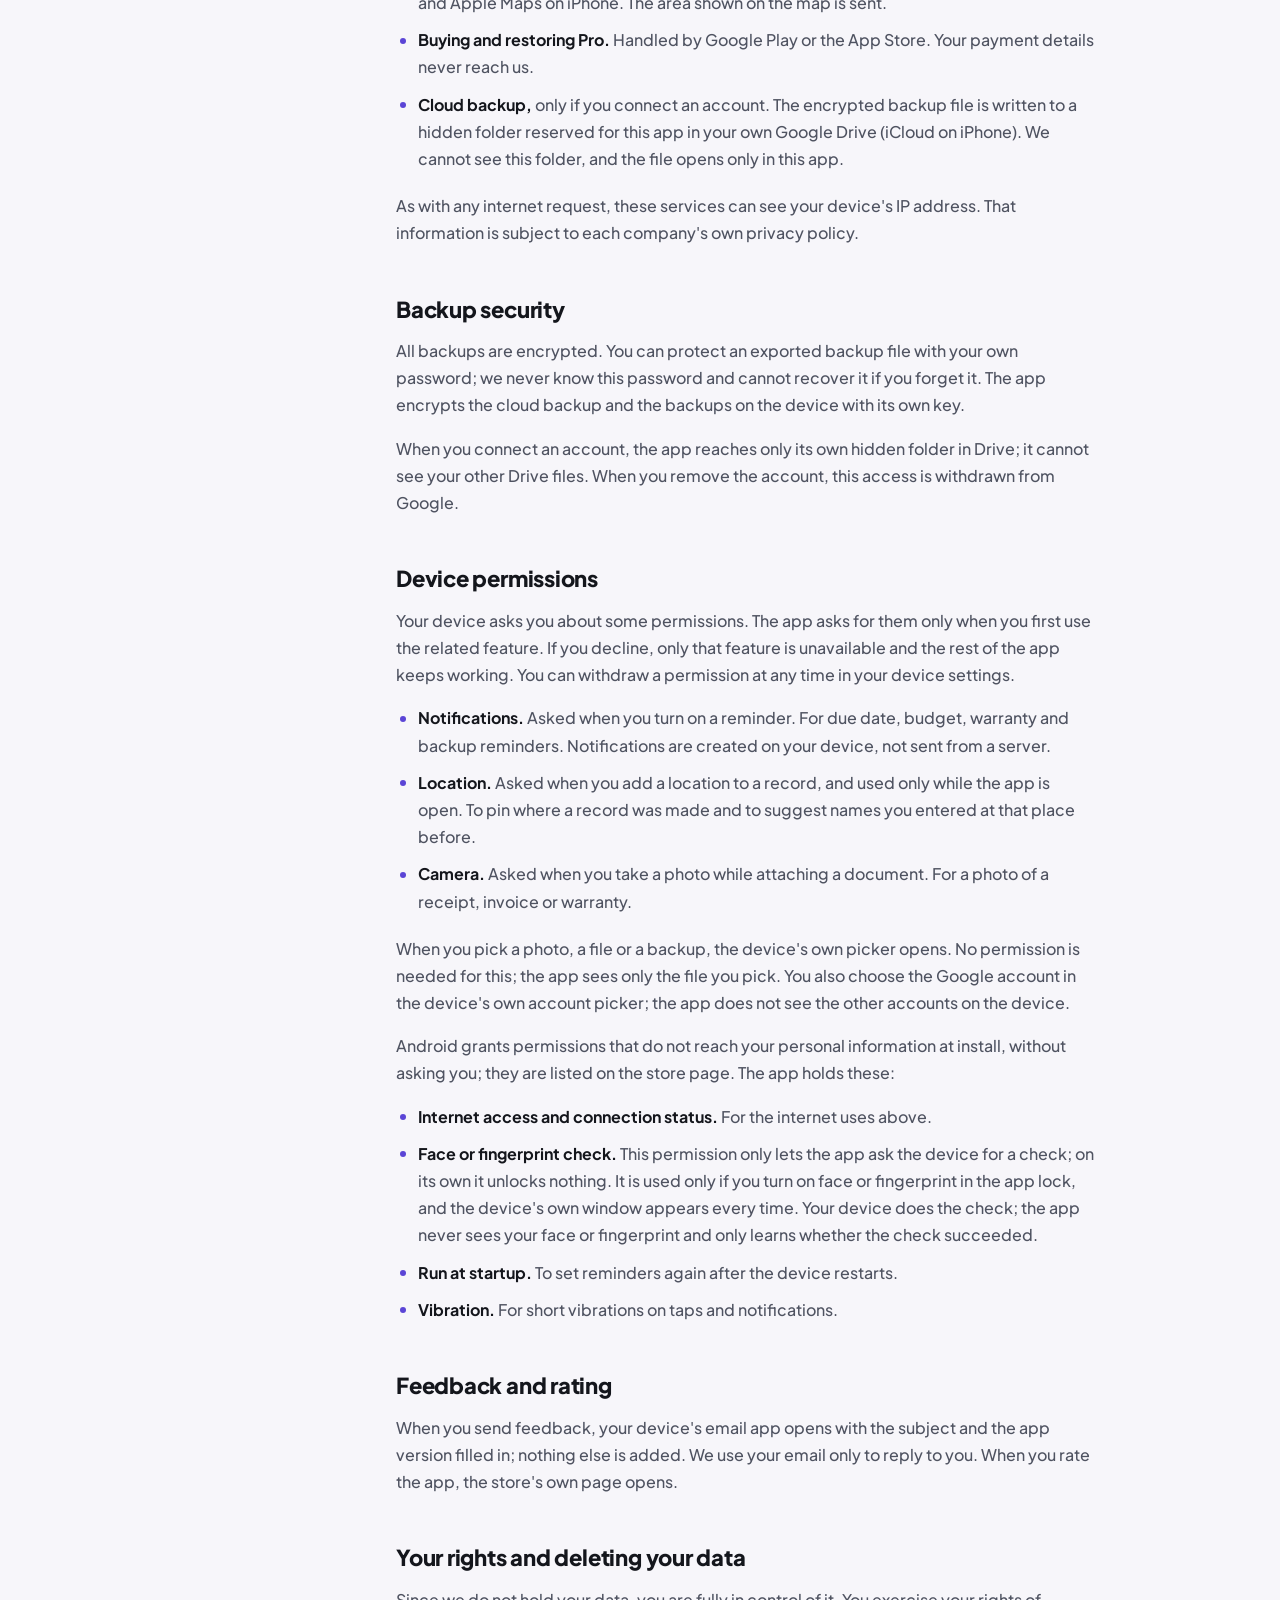
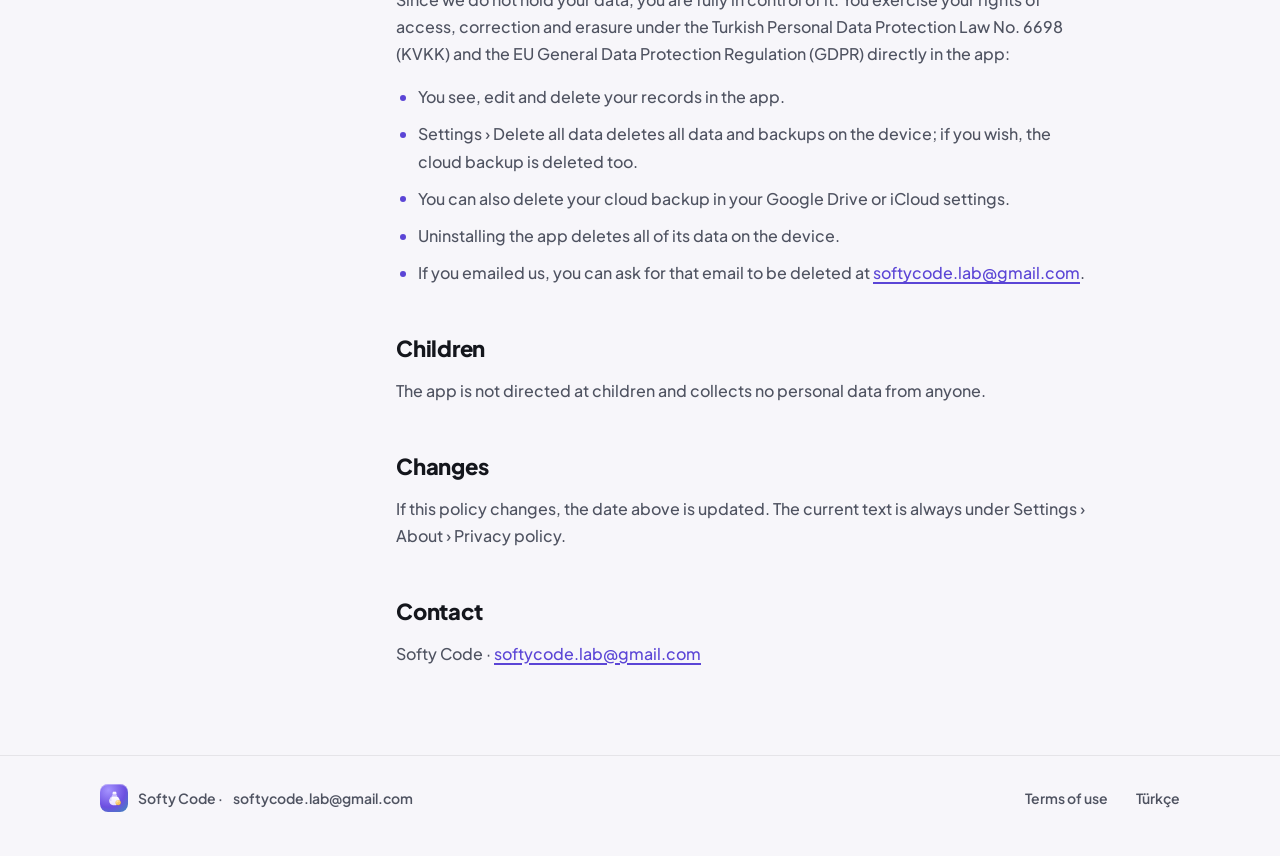
<file: money-tracker/privacy/index.html>
<!doctype html>
<html><head><meta charset="utf-8"><meta name="viewport" content="width=device-width,initial-scale=1">
<title>Kuruşu Kuruşuna · To the Penny</title>
<link rel="icon" type="image/png" sizes="32x32" href="../assets/icon-32.png">
<script>location.replace((navigator.language||'').toLowerCase().indexOf('tr')===0?'../tr/privacy/':'../en/privacy/');</script>
</head>
<body>
<ul>
<li><a href="../tr/privacy/" lang="tr">Gizlilik politikası · Kuruşu Kuruşuna</a></li>
<li><a href="../en/privacy/" lang="en">Privacy policy · To the Penny</a></li>
</ul>
</body></html>
</file>
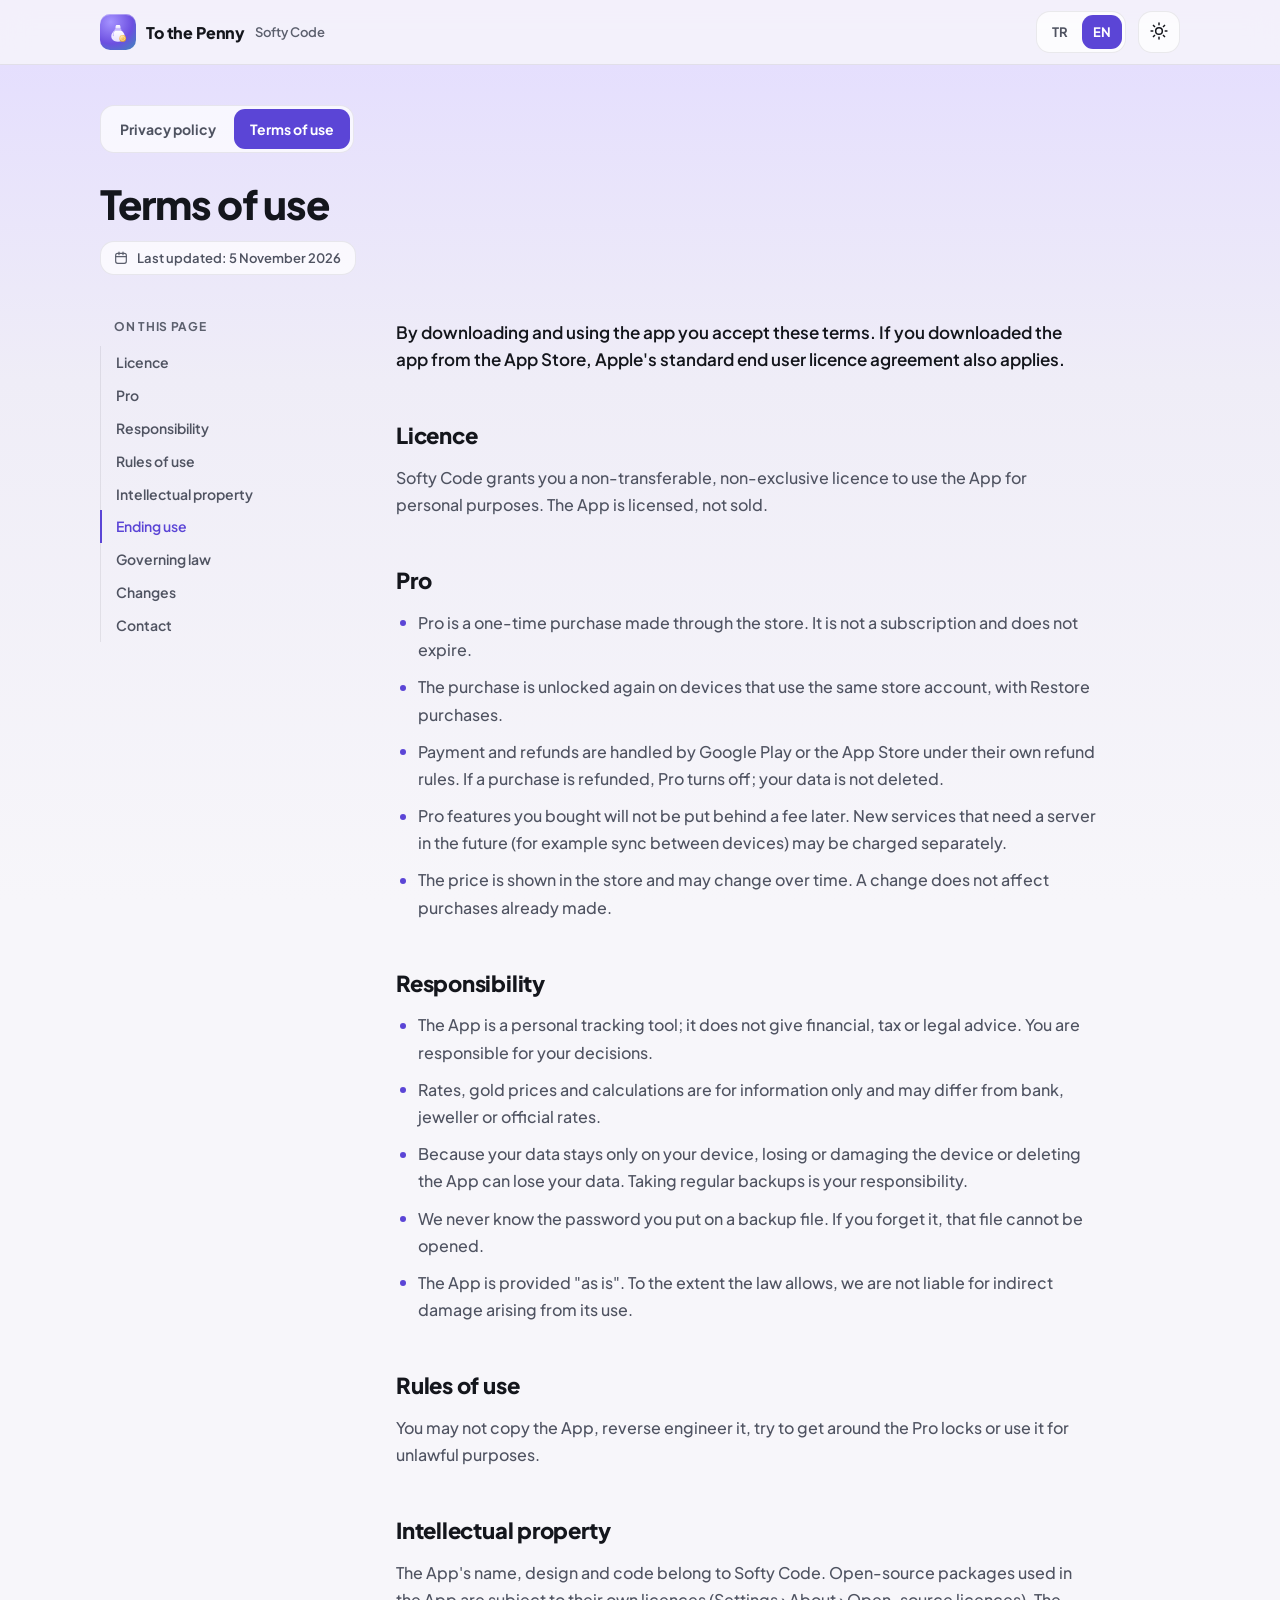
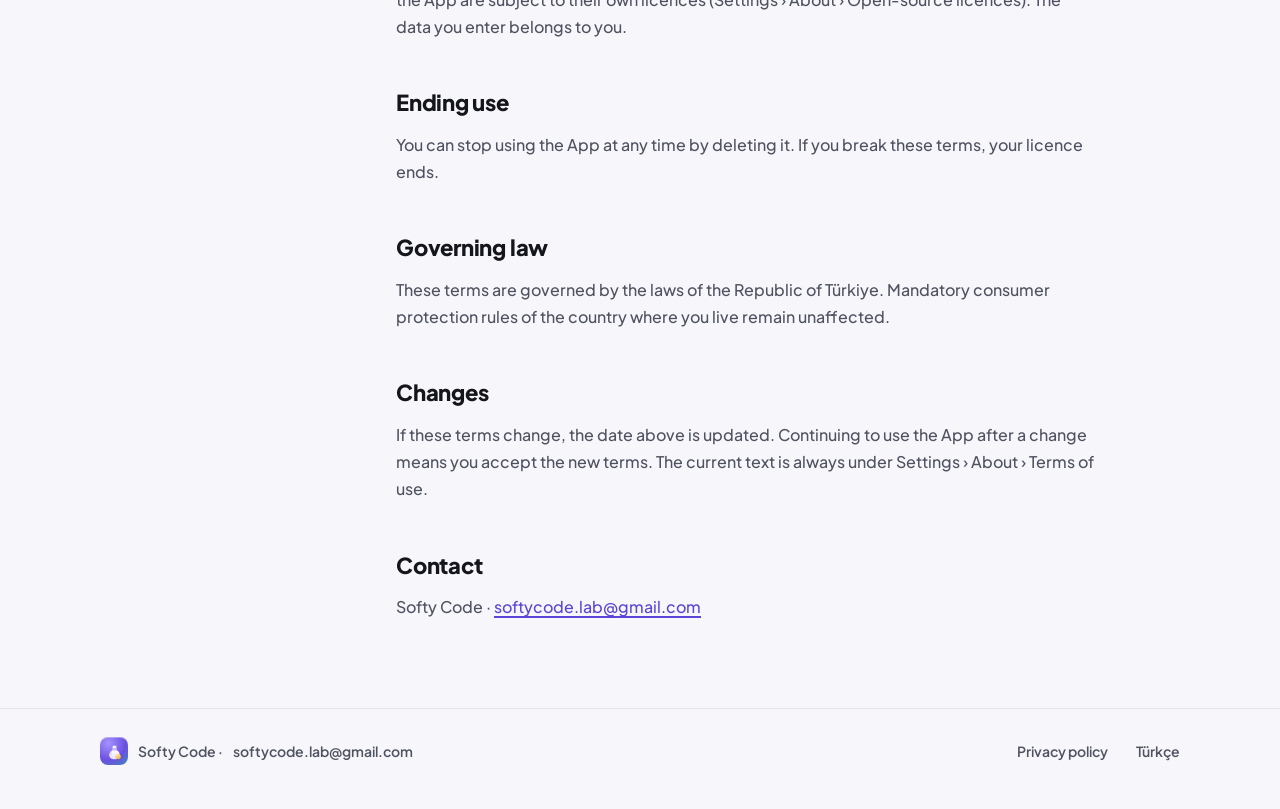
<file: money-tracker/terms/index.html>
<!doctype html>
<html><head><meta charset="utf-8"><meta name="viewport" content="width=device-width,initial-scale=1">
<title>Kuruşu Kuruşuna · To the Penny</title>
<link rel="icon" type="image/png" sizes="32x32" href="../assets/icon-32.png">
<script>location.replace((navigator.language||'').toLowerCase().indexOf('tr')===0?'../tr/terms/':'../en/terms/');</script>
</head>
<body>
<ul>
<li><a href="../tr/terms/" lang="tr">Kullanım koşulları · Kuruşu Kuruşuna</a></li>
<li><a href="../en/terms/" lang="en">Terms of use · To the Penny</a></li>
</ul>
</body></html>
</file>
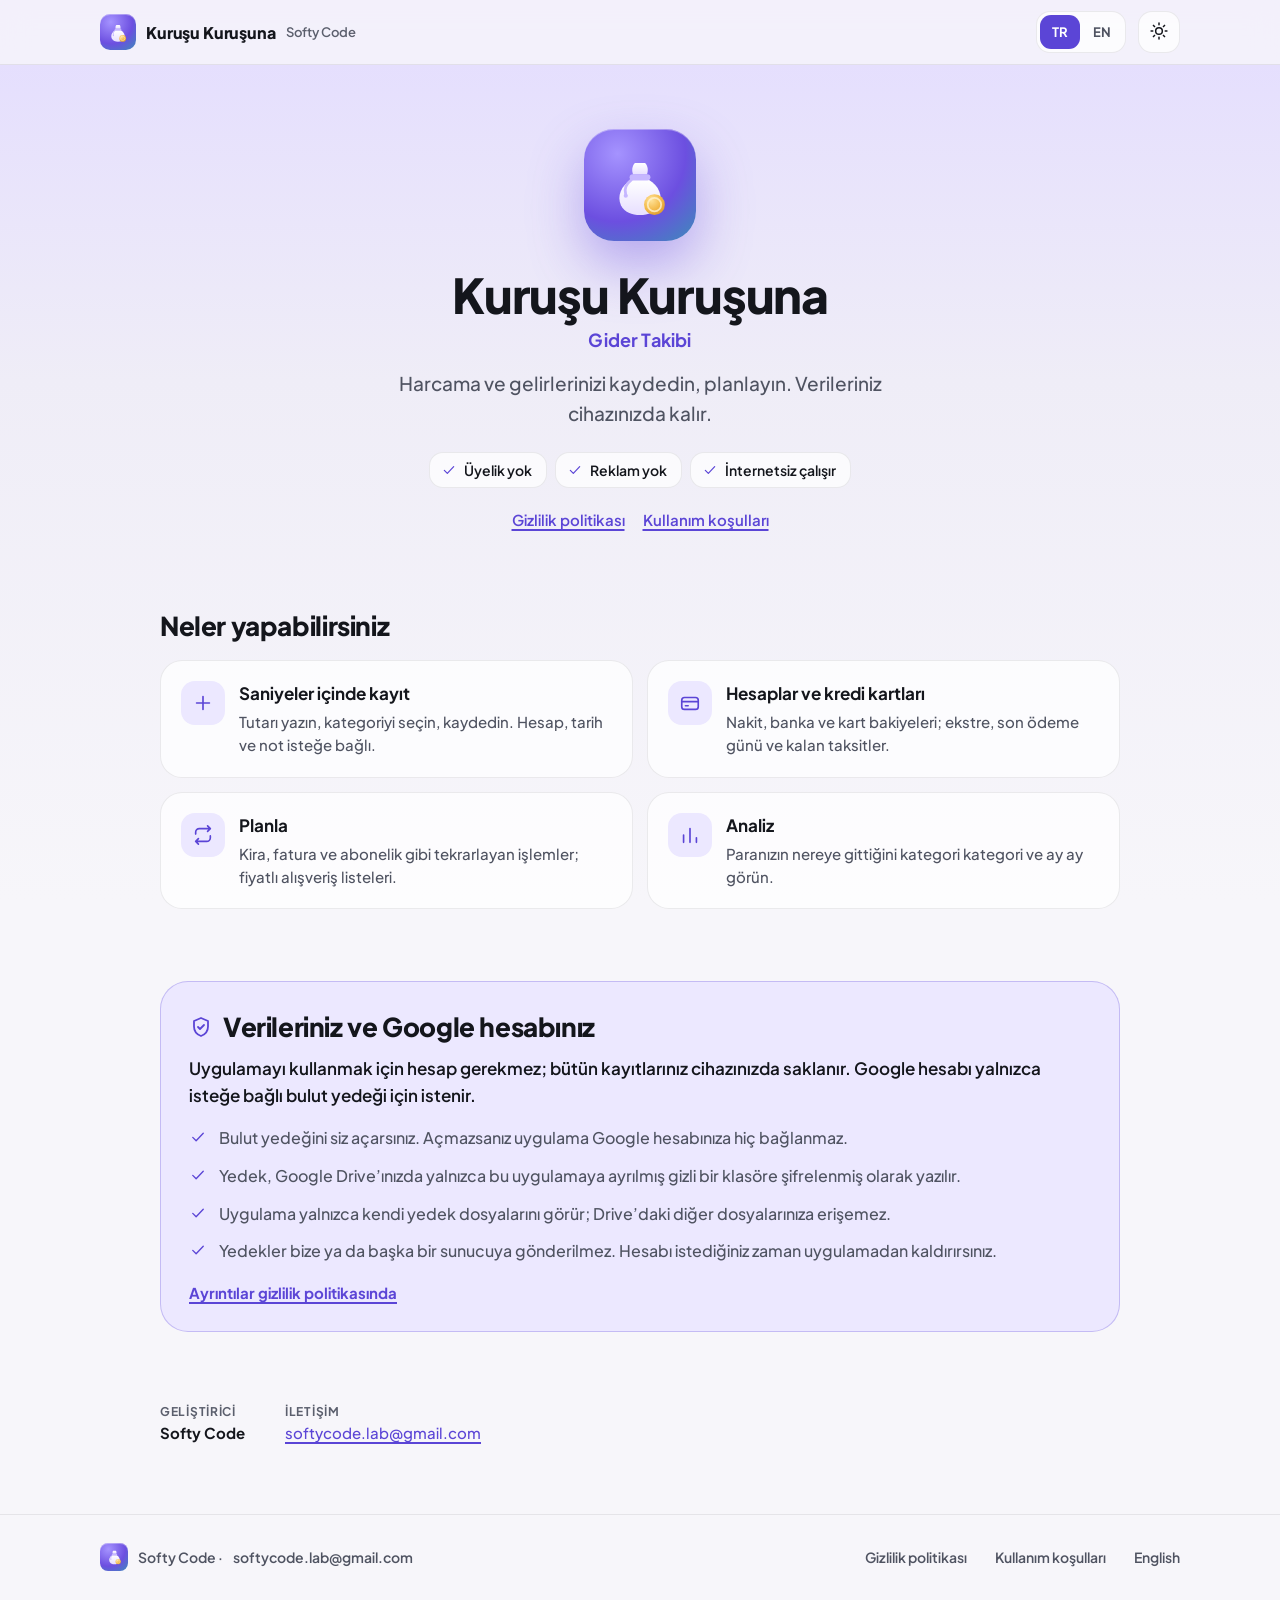
<file: money-tracker/tr/index.html>
<!doctype html>
<html lang="tr"><head><meta charset="utf-8"><meta name="viewport" content="width=device-width,initial-scale=1">
<title>Kuruşu Kuruşuna · Gider Takibi</title>
<meta name="description" content="Harcama ve gelirlerinizi kaydedin, planlayın. Verileriniz cihazınızda kalır.">
<meta name="theme-color" content="#17132E" media="(prefers-color-scheme: dark)"><meta name="theme-color" content="#EFEDF7" media="(prefers-color-scheme: light)">
<link rel="canonical" href="./">
<link rel="alternate" hreflang="tr" href="../tr/"><link rel="alternate" hreflang="en" href="../en/">
<link rel="icon" type="image/png" sizes="32x32" href="../assets/icon-32.png"><link rel="apple-touch-icon" href="../assets/icon-180.png">
<script>(function(){try{var t=localStorage.getItem('theme')}catch(e){}if(!t)t=matchMedia('(prefers-color-scheme: light)').matches?'light':'dark';document.documentElement.dataset.theme=t})();</script>
<link rel="stylesheet" href="../assets/site.css"><link rel="stylesheet" href="../assets/home.css">
</head>
<body>
<header class="top"><div class="wrap">
<a class="brand" href="../tr/"><span class="mark"><svg viewBox="0 0 64 64" fill="none" aria-hidden="true"><defs><linearGradient id="top-tr-lb" x1="0" y1="0" x2="0" y2="1"><stop offset="0" stop-color="#fff"/><stop offset="1" stop-color="#E7DFFF"/></linearGradient><radialGradient id="top-tr-lg" cx="35%" cy="28%" r="80%"><stop offset="0" stop-color="#FFE39A"/><stop offset=".55" stop-color="#F4BC4E"/><stop offset="1" stop-color="#DC9A2C"/></radialGradient></defs><path d="M26 23 C24.6 19 25.3 15.4 27.6 13 L36.4 13 C38.7 15.4 39.4 19 38 23 Z" fill="url(#top-tr-lb)"/><path d="M24.5 27.5 C15.5 32.5 12 42 15.5 49.5 C18.5 55.5 25 58 32 58 C39 58 45.5 55.5 48.5 49.5 C52 42 48.5 32.5 39.5 27.5 Z" fill="url(#top-tr-lb)"/><rect x="23" y="22.6" width="18" height="5.4" rx="2.7" fill="#C6B7FF"/><path d="M24.5 27.5 C20 31 18.2 35.5 19.6 40" stroke="#C6B7FF" stroke-width="2.4" stroke-linecap="round"/><circle cx="19.7" cy="41.3" r="1.8" fill="#C6B7FF"/><circle cx="44.5" cy="49" r="9" fill="url(#top-tr-lg)"/><circle cx="44.5" cy="49" r="5.8" stroke="#FFF3CF" stroke-width="1.5" opacity=".8"/></svg></span><b>Kuruşu Kuruşuna</b><small>Softy Code</small></a>
<nav class="seg" aria-label="Dil"><a href="../tr/" lang="tr" hreflang="tr" aria-current="true">TR</a><a href="../en/" lang="en" hreflang="en">EN</a></nav>
<button class="ibtn" type="button" aria-label="Temayı değiştir" title="Temayı değiştir"><span class="i-moon"><svg width="20" height="20" viewBox="0 0 24 24" fill="none" stroke="currentColor" stroke-width="1.8" stroke-linecap="round" stroke-linejoin="round" aria-hidden="true"><path d="M20 14.5A8 8 0 1 1 9.5 4a6.5 6.5 0 0 0 10.5 10.5z"/></svg></span><span class="i-sun"><svg width="20" height="20" viewBox="0 0 24 24" fill="none" stroke="currentColor" stroke-width="1.8" stroke-linecap="round" stroke-linejoin="round" aria-hidden="true"><circle cx="12" cy="12" r="4"/><path d="M12 2.5v2M12 19.5v2M2.5 12h2M19.5 12h2M5.3 5.3l1.4 1.4M17.3 17.3l1.4 1.4M5.3 18.7l1.4-1.4M17.3 6.7l1.4-1.4"/></svg></span></button>
</div></header>
<main class="wrap"><div class="home">
<section class="hero">
<span class="icon"><svg viewBox="0 0 64 64" fill="none" aria-hidden="true"><defs><linearGradient id="hero-tr-lb" x1="0" y1="0" x2="0" y2="1"><stop offset="0" stop-color="#fff"/><stop offset="1" stop-color="#E7DFFF"/></linearGradient><radialGradient id="hero-tr-lg" cx="35%" cy="28%" r="80%"><stop offset="0" stop-color="#FFE39A"/><stop offset=".55" stop-color="#F4BC4E"/><stop offset="1" stop-color="#DC9A2C"/></radialGradient></defs><path d="M26 23 C24.6 19 25.3 15.4 27.6 13 L36.4 13 C38.7 15.4 39.4 19 38 23 Z" fill="url(#hero-tr-lb)"/><path d="M24.5 27.5 C15.5 32.5 12 42 15.5 49.5 C18.5 55.5 25 58 32 58 C39 58 45.5 55.5 48.5 49.5 C52 42 48.5 32.5 39.5 27.5 Z" fill="url(#hero-tr-lb)"/><rect x="23" y="22.6" width="18" height="5.4" rx="2.7" fill="#C6B7FF"/><path d="M24.5 27.5 C20 31 18.2 35.5 19.6 40" stroke="#C6B7FF" stroke-width="2.4" stroke-linecap="round"/><circle cx="19.7" cy="41.3" r="1.8" fill="#C6B7FF"/><circle cx="44.5" cy="49" r="9" fill="url(#hero-tr-lg)"/><circle cx="44.5" cy="49" r="5.8" stroke="#FFF3CF" stroke-width="1.5" opacity=".8"/></svg></span>
<h1>Kuruşu Kuruşuna</h1>
<div class="sub">Gider Takibi</div>
<p class="lead">Harcama ve gelirlerinizi kaydedin, planlayın. Verileriniz cihazınızda kalır.</p>
<div class="facts"><span><svg width="16" height="16" viewBox="0 0 24 24" fill="none" stroke="currentColor" stroke-width="1.8" stroke-linecap="round" stroke-linejoin="round" aria-hidden="true"><path d="M5 12.5 9.5 17 19 7"/></svg>Üyelik yok</span><span><svg width="16" height="16" viewBox="0 0 24 24" fill="none" stroke="currentColor" stroke-width="1.8" stroke-linecap="round" stroke-linejoin="round" aria-hidden="true"><path d="M5 12.5 9.5 17 19 7"/></svg>Reklam yok</span><span><svg width="16" height="16" viewBox="0 0 24 24" fill="none" stroke="currentColor" stroke-width="1.8" stroke-linecap="round" stroke-linejoin="round" aria-hidden="true"><path d="M5 12.5 9.5 17 19 7"/></svg>İnternetsiz çalışır</span></div>
<div class="doclinks"><a href="../tr/privacy/">Gizlilik politikası</a><a href="../tr/terms/">Kullanım koşulları</a></div>
</section>
<section class="sec"><h2>Neler yapabilirsiniz</h2><div class="feats"><div class="feat"><span class="ti"><svg width="22" height="22" viewBox="0 0 24 24" fill="none" stroke="currentColor" stroke-width="1.8" stroke-linecap="round" stroke-linejoin="round" aria-hidden="true"><path d="M12 5v14M5 12h14"/></svg></span><div><b>Saniyeler içinde kayıt</b><p>Tutarı yazın, kategoriyi seçin, kaydedin. Hesap, tarih ve not isteğe bağlı.</p></div></div><div class="feat"><span class="ti"><svg width="22" height="22" viewBox="0 0 24 24" fill="none" stroke="currentColor" stroke-width="1.8" stroke-linecap="round" stroke-linejoin="round" aria-hidden="true"><rect x="3" y="6" width="18" height="13" rx="3"/><path d="M3 10.5h18M7 15h3"/></svg></span><div><b>Hesaplar ve kredi kartları</b><p>Nakit, banka ve kart bakiyeleri; ekstre, son ödeme günü ve kalan taksitler.</p></div></div><div class="feat"><span class="ti"><svg width="22" height="22" viewBox="0 0 24 24" fill="none" stroke="currentColor" stroke-width="1.8" stroke-linecap="round" stroke-linejoin="round" aria-hidden="true"><path d="m17 2 3 3-3 3M4 11V9a4 4 0 0 1 4-4h12M7 22l-3-3 3-3M20 13v2a4 4 0 0 1-4 4H4"/></svg></span><div><b>Planla</b><p>Kira, fatura ve abonelik gibi tekrarlayan işlemler; fiyatlı alışveriş listeleri.</p></div></div><div class="feat"><span class="ti"><svg width="22" height="22" viewBox="0 0 24 24" fill="none" stroke="currentColor" stroke-width="1.8" stroke-linecap="round" stroke-linejoin="round" aria-hidden="true"><path d="M5 20v-8M12 20V5M19 20v-5"/></svg></span><div><b>Analiz</b><p>Paranızın nereye gittiğini kategori kategori ve ay ay görün.</p></div></div></div></section>
<section class="sec data" id="google"><h2><svg width="24" height="24" viewBox="0 0 24 24" fill="none" stroke="currentColor" stroke-width="1.8" stroke-linecap="round" stroke-linejoin="round" aria-hidden="true"><path d="M12 3 5 6v5.5c0 4.4 3 8 7 9.5 4-1.5 7-5.1 7-9.5V6z"/><path d="m9 12 2 2 4-4"/></svg>Verileriniz ve Google hesabınız</h2><p>Uygulamayı kullanmak için hesap gerekmez; bütün kayıtlarınız cihazınızda saklanır. Google hesabı yalnızca isteğe bağlı bulut yedeği için istenir.</p><ul><li><svg width="18" height="18" viewBox="0 0 24 24" fill="none" stroke="currentColor" stroke-width="1.8" stroke-linecap="round" stroke-linejoin="round" aria-hidden="true"><path d="M5 12.5 9.5 17 19 7"/></svg>Bulut yedeğini siz açarsınız. Açmazsanız uygulama Google hesabınıza hiç bağlanmaz.</li><li><svg width="18" height="18" viewBox="0 0 24 24" fill="none" stroke="currentColor" stroke-width="1.8" stroke-linecap="round" stroke-linejoin="round" aria-hidden="true"><path d="M5 12.5 9.5 17 19 7"/></svg>Yedek, Google Drive’ınızda yalnızca bu uygulamaya ayrılmış gizli bir klasöre şifrelenmiş olarak yazılır.</li><li><svg width="18" height="18" viewBox="0 0 24 24" fill="none" stroke="currentColor" stroke-width="1.8" stroke-linecap="round" stroke-linejoin="round" aria-hidden="true"><path d="M5 12.5 9.5 17 19 7"/></svg>Uygulama yalnızca kendi yedek dosyalarını görür; Drive’daki diğer dosyalarınıza erişemez.</li><li><svg width="18" height="18" viewBox="0 0 24 24" fill="none" stroke="currentColor" stroke-width="1.8" stroke-linecap="round" stroke-linejoin="round" aria-hidden="true"><path d="M5 12.5 9.5 17 19 7"/></svg>Yedekler bize ya da başka bir sunucuya gönderilmez. Hesabı istediğiniz zaman uygulamadan kaldırırsınız.</li></ul><a class="more" href="../tr/privacy/">Ayrıntılar gizlilik politikasında</a></section>
<section class="sec dev"><div><span>Geliştirici</span><b>Softy Code</b></div><div><span>İletişim</span><a href="mailto:softycode.lab@gmail.com">softycode.lab@gmail.com</a></div></section>
</div></main>
<footer class="foot"><div class="wrap">
<span class="co"><span class="mark"><svg viewBox="0 0 64 64" fill="none" aria-hidden="true"><defs><linearGradient id="foot-tr-lb" x1="0" y1="0" x2="0" y2="1"><stop offset="0" stop-color="#fff"/><stop offset="1" stop-color="#E7DFFF"/></linearGradient><radialGradient id="foot-tr-lg" cx="35%" cy="28%" r="80%"><stop offset="0" stop-color="#FFE39A"/><stop offset=".55" stop-color="#F4BC4E"/><stop offset="1" stop-color="#DC9A2C"/></radialGradient></defs><path d="M26 23 C24.6 19 25.3 15.4 27.6 13 L36.4 13 C38.7 15.4 39.4 19 38 23 Z" fill="url(#foot-tr-lb)"/><path d="M24.5 27.5 C15.5 32.5 12 42 15.5 49.5 C18.5 55.5 25 58 32 58 C39 58 45.5 55.5 48.5 49.5 C52 42 48.5 32.5 39.5 27.5 Z" fill="url(#foot-tr-lb)"/><rect x="23" y="22.6" width="18" height="5.4" rx="2.7" fill="#C6B7FF"/><path d="M24.5 27.5 C20 31 18.2 35.5 19.6 40" stroke="#C6B7FF" stroke-width="2.4" stroke-linecap="round"/><circle cx="19.7" cy="41.3" r="1.8" fill="#C6B7FF"/><circle cx="44.5" cy="49" r="9" fill="url(#foot-tr-lg)"/><circle cx="44.5" cy="49" r="5.8" stroke="#FFF3CF" stroke-width="1.5" opacity=".8"/></svg></span>Softy Code · <a href="mailto:softycode.lab@gmail.com">softycode.lab@gmail.com</a></span>
<a class="alt" href="../tr/privacy/">Gizlilik politikası</a>
<a class="alt" href="../tr/terms/">Kullanım koşulları</a>
<a class="alt" href="../en/" lang="en">English</a>
</div></footer>
<script src="../assets/site.js"></script>
</body></html>
</file>
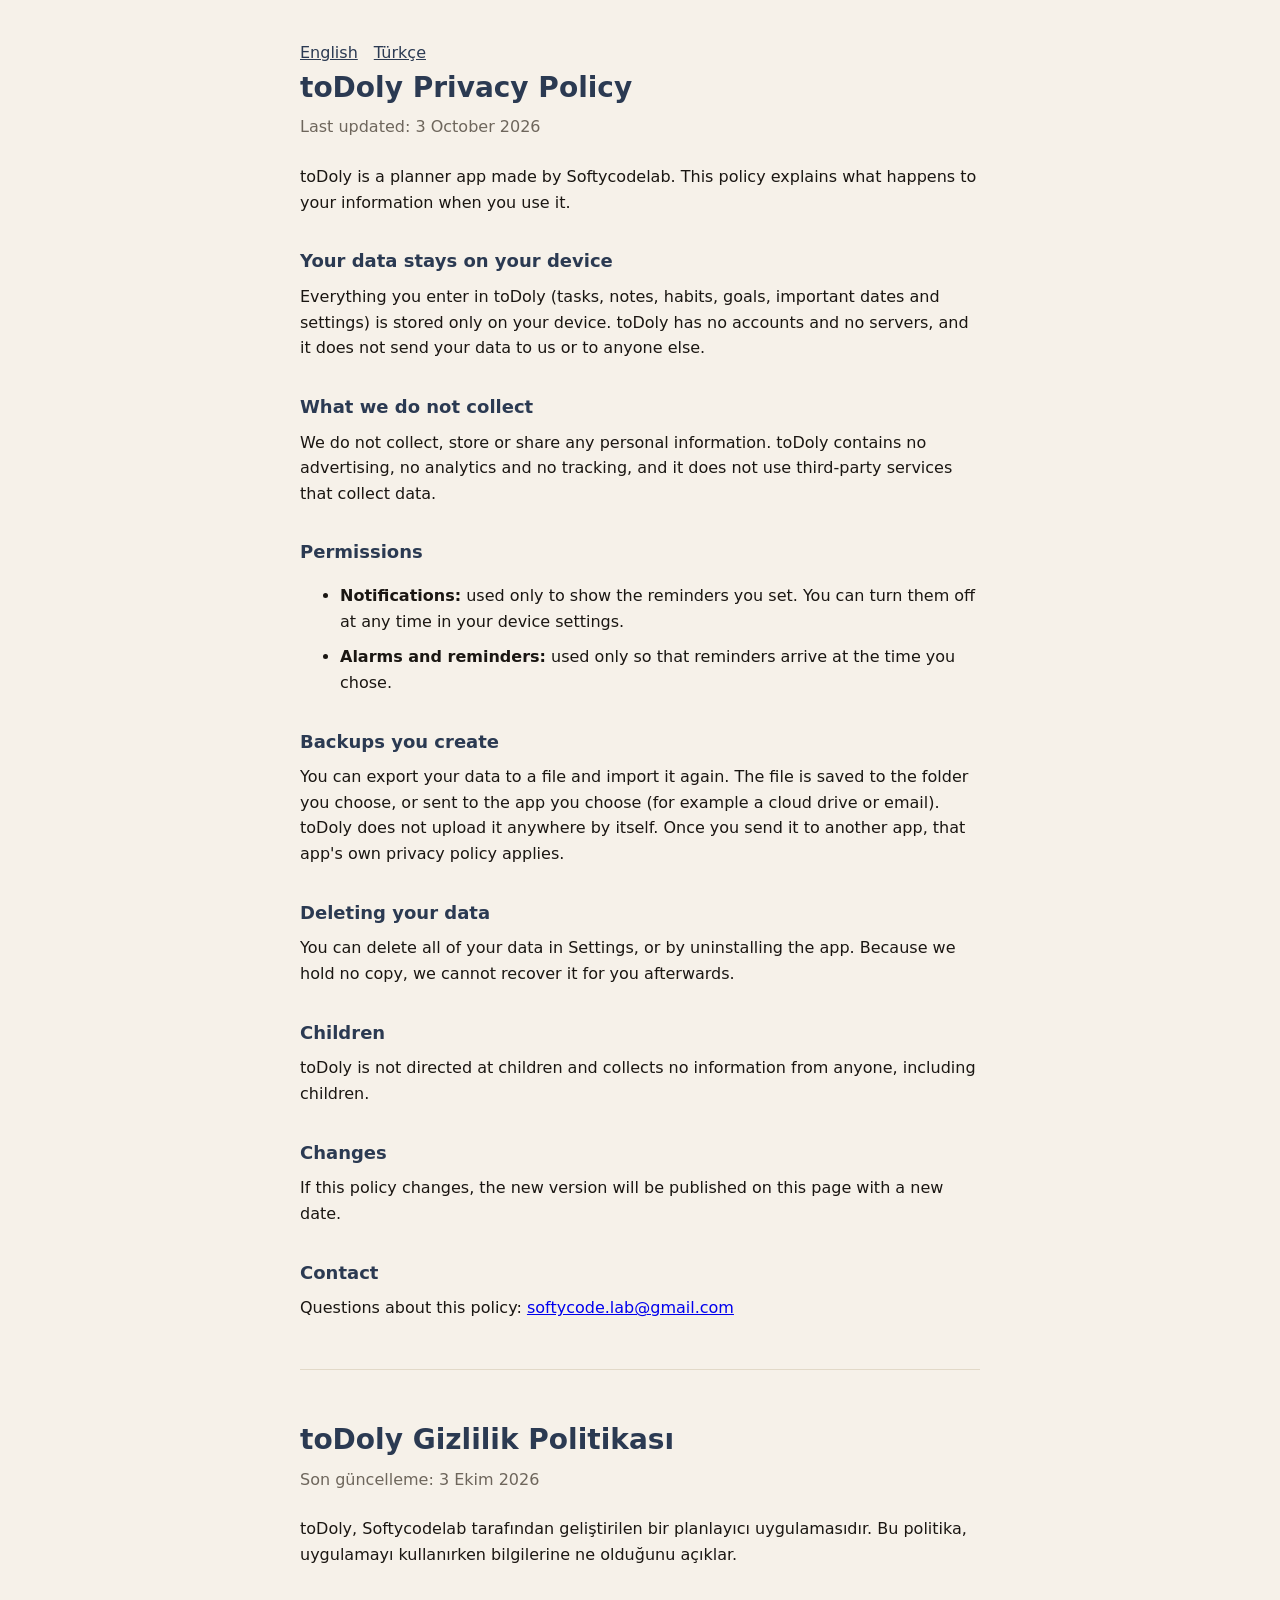
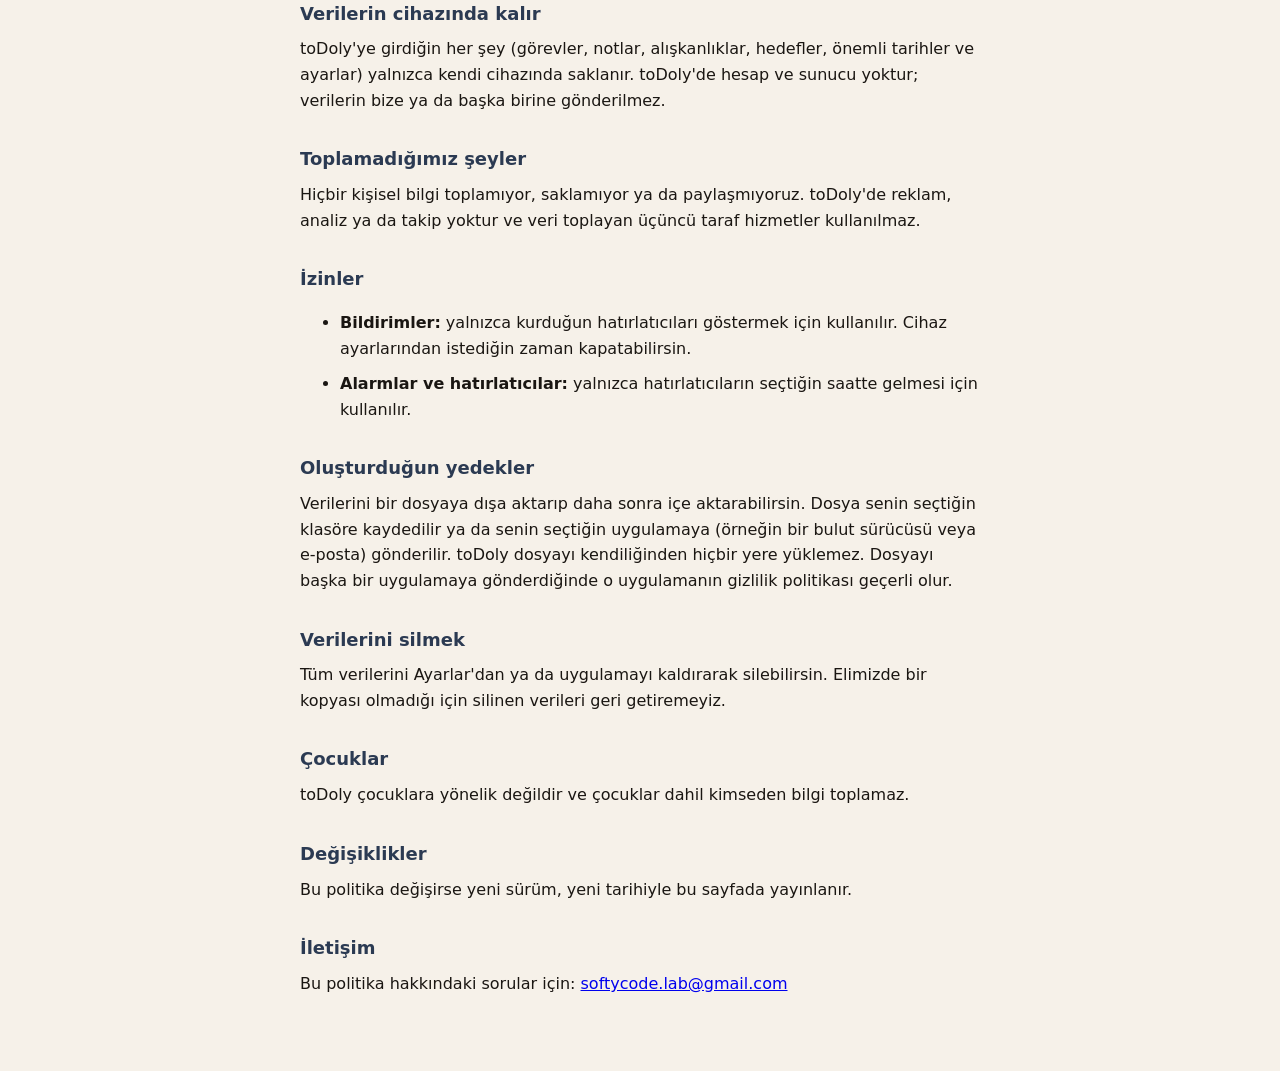
<file: todoly/privacy/index.html>
<!doctype html>
<html lang="en">
<head>
<meta charset="utf-8">
<meta name="viewport" content="width=device-width, initial-scale=1">
<title>toDoly Privacy Policy</title>
<style>
  :root { --bg: #F6F1E9; --fg: #1A1612; --mut: #6E665C; --pri: #2B3A52; --line: #E2D9C8; }
  @media (prefers-color-scheme: dark) { :root { --bg: #15130E; --fg: #F1ECE2; --mut: #9A9184; --pri: #9DB8DC; --line: #332E24; } }
  body { margin: 0; background: var(--bg); color: var(--fg); font: 16px/1.6 system-ui, -apple-system, "Segoe UI", sans-serif; }
  main { max-width: 680px; margin: 0 auto; padding: 40px 16px 64px; }
  h1 { color: var(--pri); font-size: 28px; margin: 0 0 4px; }
  h2 { color: var(--pri); font-size: 18px; margin: 32px 0 8px; }
  p, li { margin: 0 0 10px; }
  .date { color: var(--mut); margin-bottom: 24px; }
  nav a { color: var(--pri); margin-right: 16px; }
  hr { border: 0; border-top: 1px solid var(--line); margin: 48px 0; }
</style>
</head>
<body>
<main>
<nav><a href="#en">English</a><a href="#tr">Türkçe</a></nav>

<section id="en" lang="en">
<h1>toDoly Privacy Policy</h1>
<p class="date">Last updated: 3 October 2026</p>

<p>toDoly is a planner app made by Softycodelab. This policy explains what happens to your information when you use it.</p>

<h2>Your data stays on your device</h2>
<p>Everything you enter in toDoly (tasks, notes, habits, goals, important dates and settings) is stored only on your device. toDoly has no accounts and no servers, and it does not send your data to us or to anyone else.</p>

<h2>What we do not collect</h2>
<p>We do not collect, store or share any personal information. toDoly contains no advertising, no analytics and no tracking, and it does not use third-party services that collect data.</p>

<h2>Permissions</h2>
<ul>
  <li><strong>Notifications:</strong> used only to show the reminders you set. You can turn them off at any time in your device settings.</li>
  <li><strong>Alarms and reminders:</strong> used only so that reminders arrive at the time you chose.</li>
</ul>

<h2>Backups you create</h2>
<p>You can export your data to a file and import it again. The file is saved to the folder you choose, or sent to the app you choose (for example a cloud drive or email). toDoly does not upload it anywhere by itself. Once you send it to another app, that app's own privacy policy applies.</p>

<h2>Deleting your data</h2>
<p>You can delete all of your data in Settings, or by uninstalling the app. Because we hold no copy, we cannot recover it for you afterwards.</p>

<h2>Children</h2>
<p>toDoly is not directed at children and collects no information from anyone, including children.</p>

<h2>Changes</h2>
<p>If this policy changes, the new version will be published on this page with a new date.</p>

<h2>Contact</h2>
<p>Questions about this policy: <a href="mailto:softycode.lab@gmail.com">softycode.lab@gmail.com</a></p>
</section>

<hr>

<section id="tr" lang="tr">
<h1>toDoly Gizlilik Politikası</h1>
<p class="date">Son güncelleme: 3 Ekim 2026</p>

<p>toDoly, Softycodelab tarafından geliştirilen bir planlayıcı uygulamasıdır. Bu politika, uygulamayı kullanırken bilgilerine ne olduğunu açıklar.</p>

<h2>Verilerin cihazında kalır</h2>
<p>toDoly'ye girdiğin her şey (görevler, notlar, alışkanlıklar, hedefler, önemli tarihler ve ayarlar) yalnızca kendi cihazında saklanır. toDoly'de hesap ve sunucu yoktur; verilerin bize ya da başka birine gönderilmez.</p>

<h2>Toplamadığımız şeyler</h2>
<p>Hiçbir kişisel bilgi toplamıyor, saklamıyor ya da paylaşmıyoruz. toDoly'de reklam, analiz ya da takip yoktur ve veri toplayan üçüncü taraf hizmetler kullanılmaz.</p>

<h2>İzinler</h2>
<ul>
  <li><strong>Bildirimler:</strong> yalnızca kurduğun hatırlatıcıları göstermek için kullanılır. Cihaz ayarlarından istediğin zaman kapatabilirsin.</li>
  <li><strong>Alarmlar ve hatırlatıcılar:</strong> yalnızca hatırlatıcıların seçtiğin saatte gelmesi için kullanılır.</li>
</ul>

<h2>Oluşturduğun yedekler</h2>
<p>Verilerini bir dosyaya dışa aktarıp daha sonra içe aktarabilirsin. Dosya senin seçtiğin klasöre kaydedilir ya da senin seçtiğin uygulamaya (örneğin bir bulut sürücüsü veya e-posta) gönderilir. toDoly dosyayı kendiliğinden hiçbir yere yüklemez. Dosyayı başka bir uygulamaya gönderdiğinde o uygulamanın gizlilik politikası geçerli olur.</p>

<h2>Verilerini silmek</h2>
<p>Tüm verilerini Ayarlar'dan ya da uygulamayı kaldırarak silebilirsin. Elimizde bir kopyası olmadığı için silinen verileri geri getiremeyiz.</p>

<h2>Çocuklar</h2>
<p>toDoly çocuklara yönelik değildir ve çocuklar dahil kimseden bilgi toplamaz.</p>

<h2>Değişiklikler</h2>
<p>Bu politika değişirse yeni sürüm, yeni tarihiyle bu sayfada yayınlanır.</p>

<h2>İletişim</h2>
<p>Bu politika hakkındaki sorular için: <a href="mailto:softycode.lab@gmail.com">softycode.lab@gmail.com</a></p>
</section>
</main>
</body>
</html>
</file>
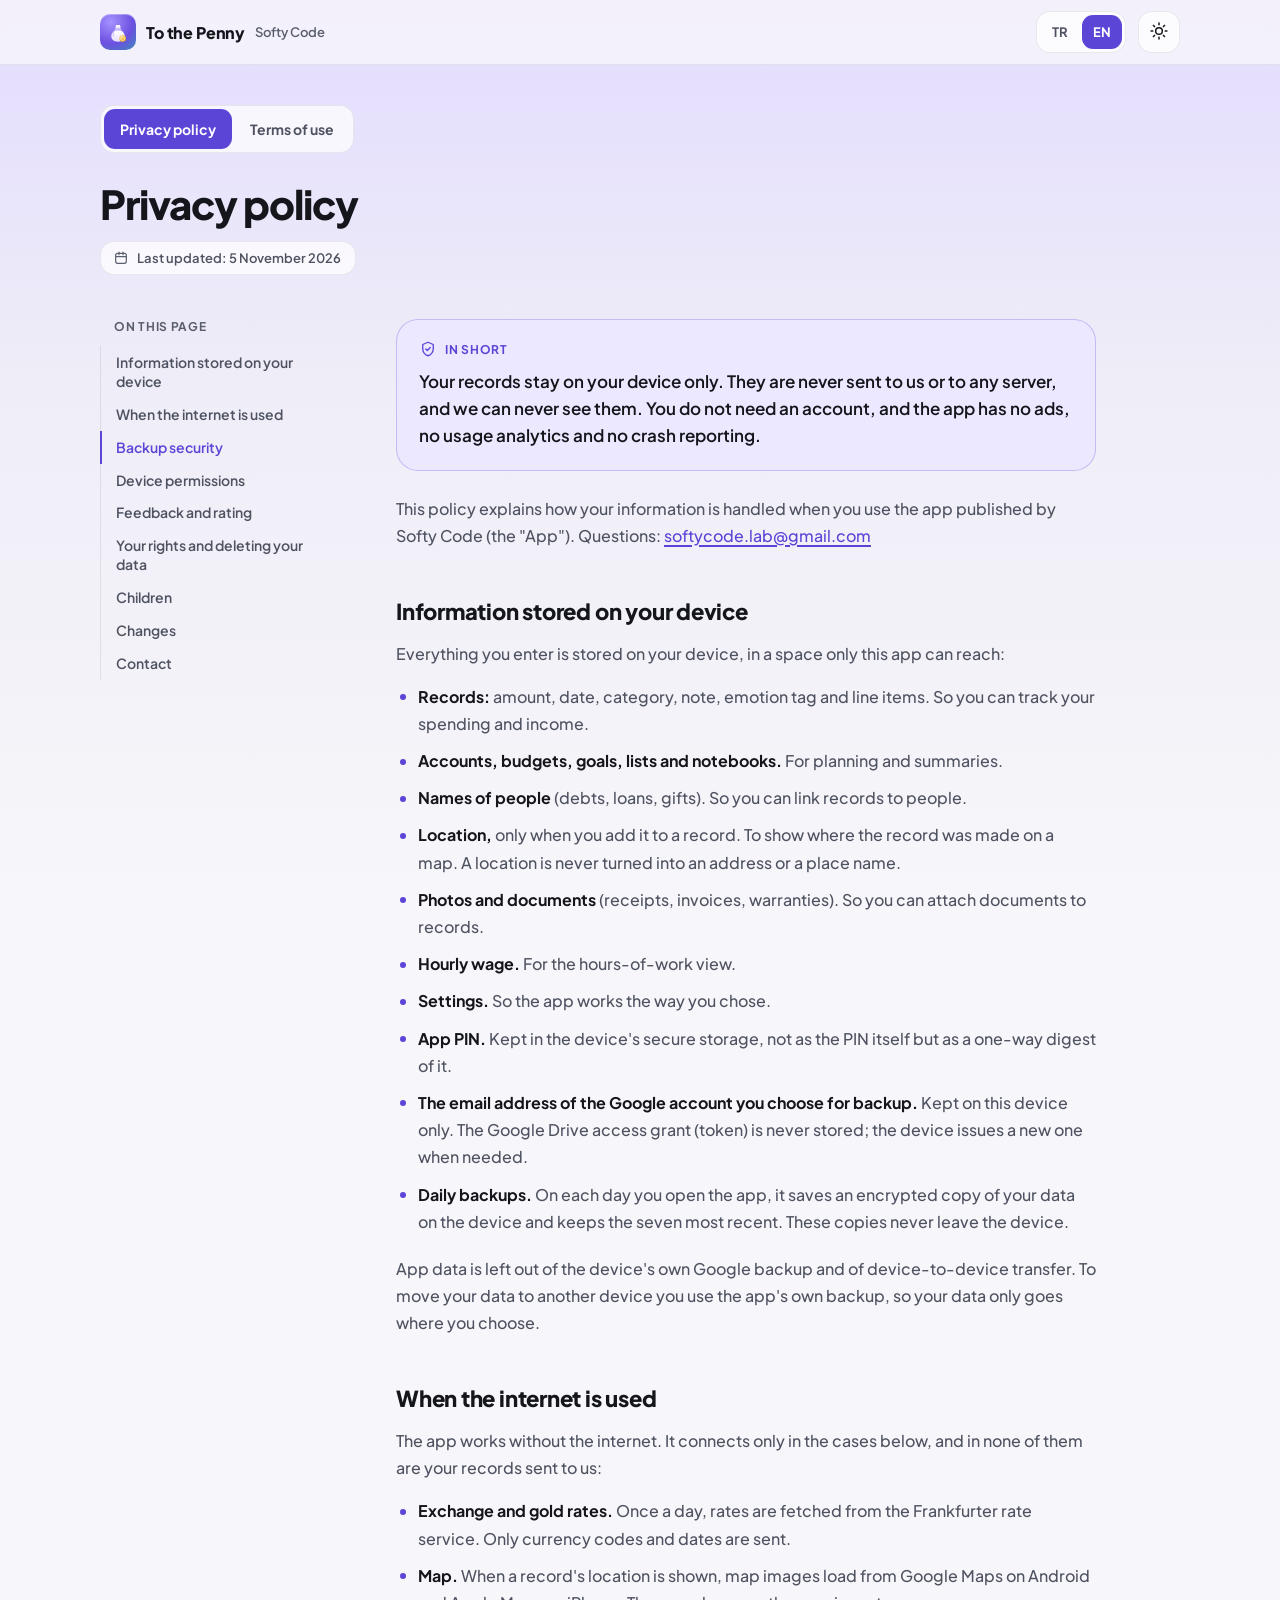
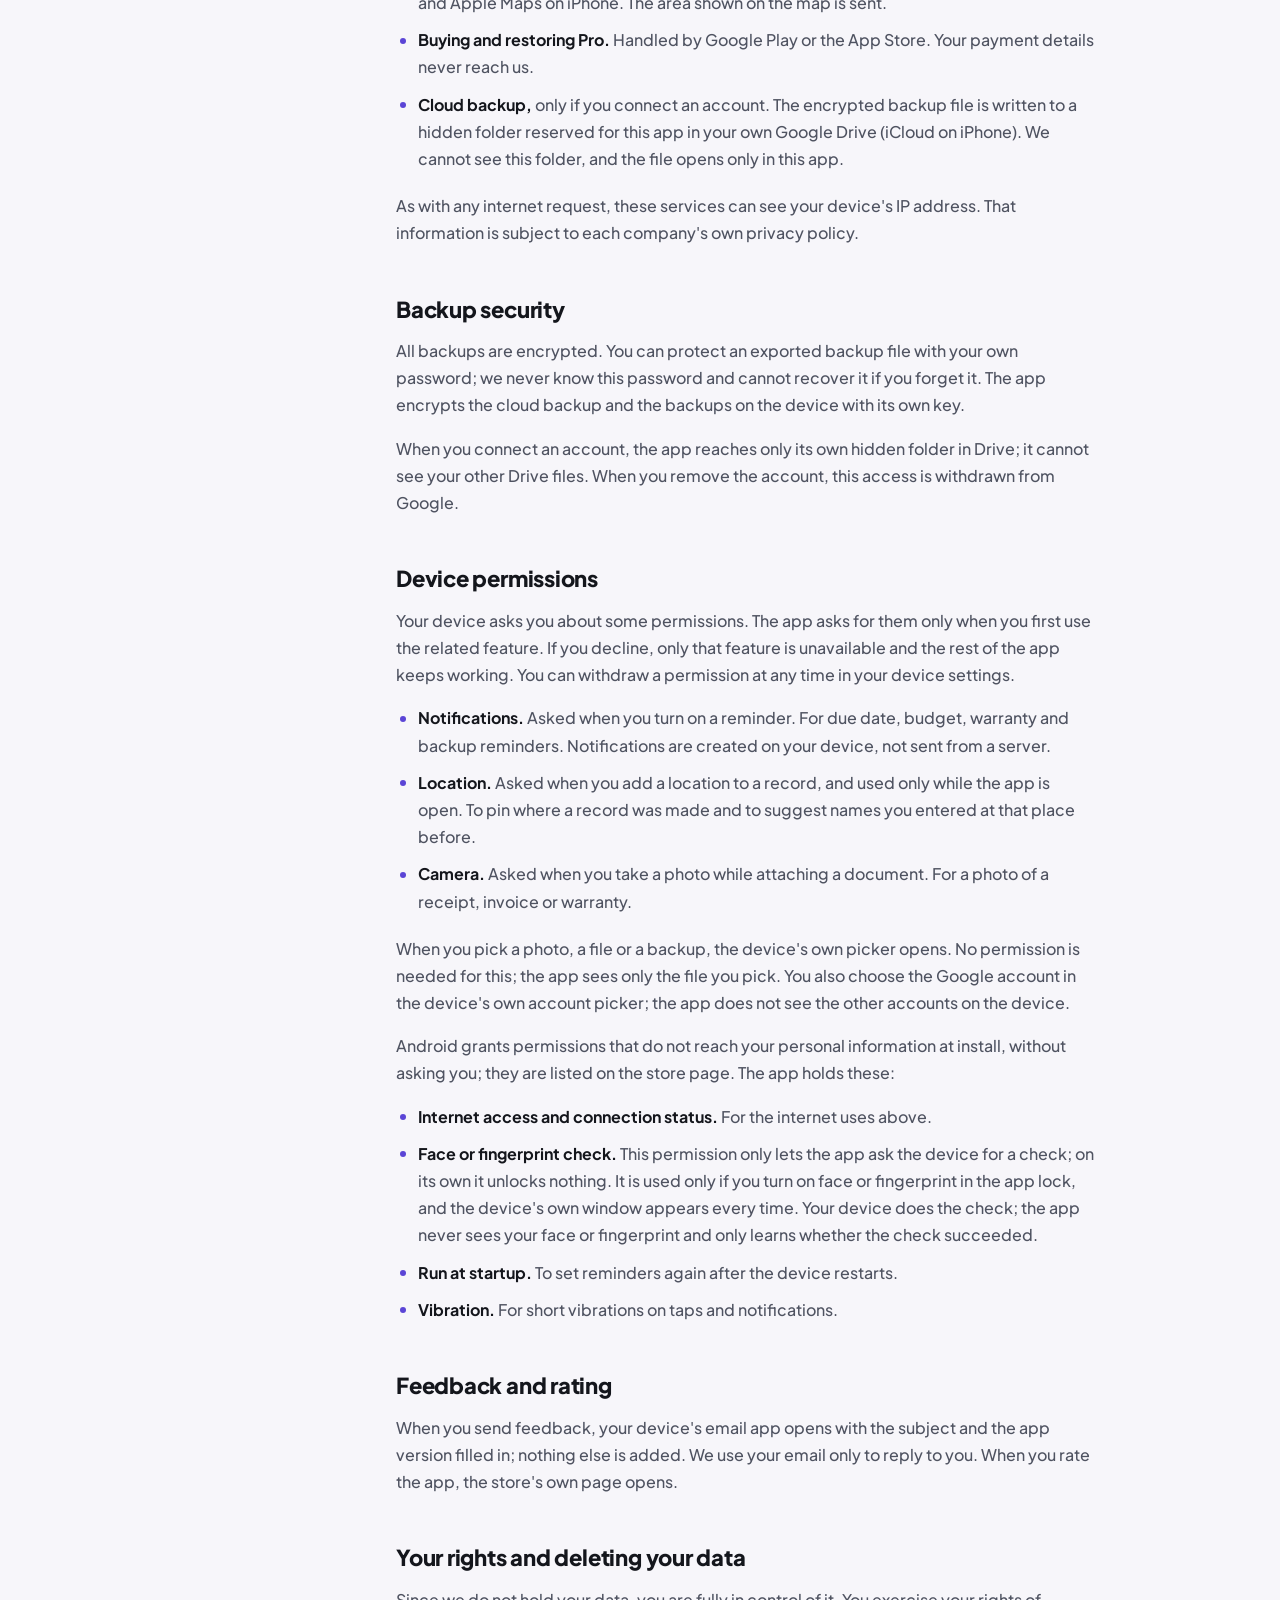
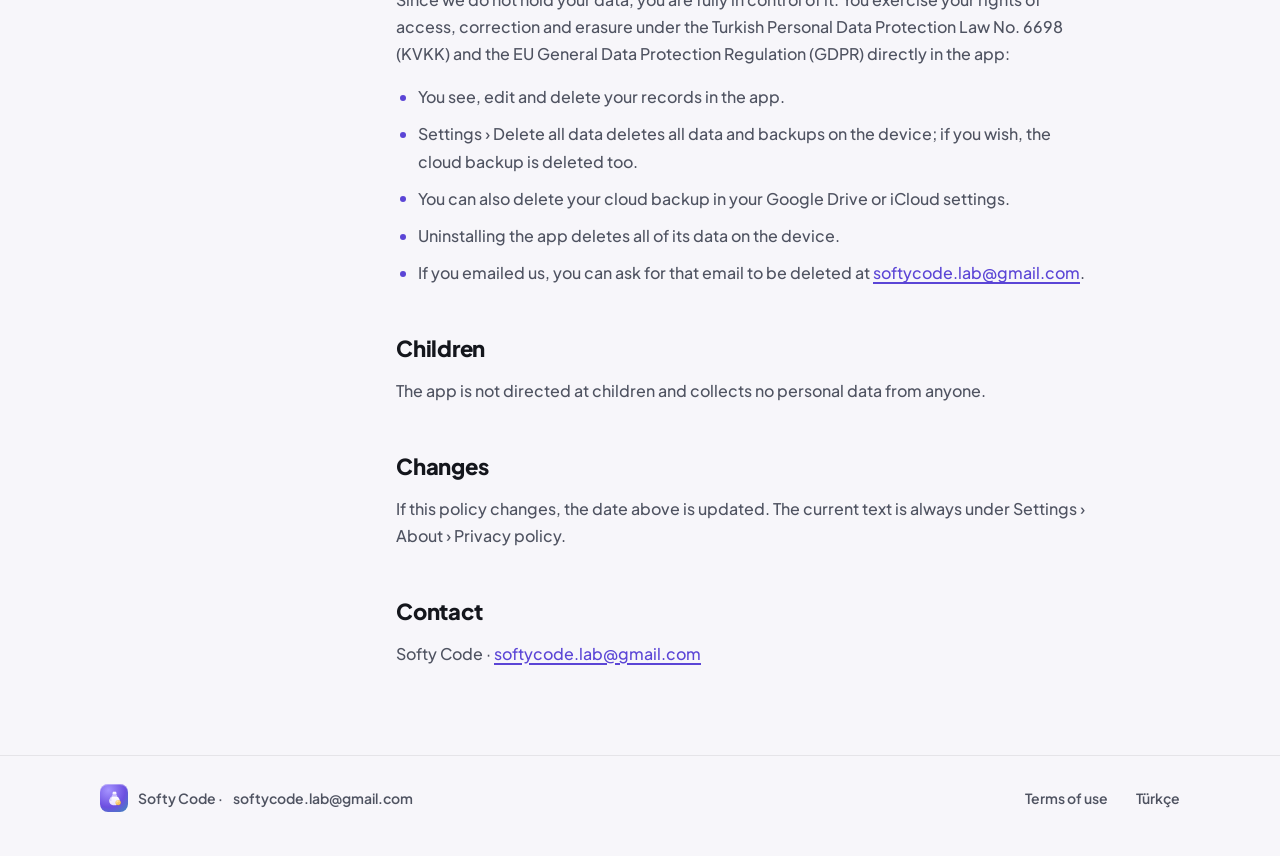
<file: money-tracker/en/privacy/index.html>
<!doctype html>
<html lang="en"><head><meta charset="utf-8"><meta name="viewport" content="width=device-width,initial-scale=1">
<title>Privacy policy · To the Penny</title>
<meta name="description" content="Privacy policy · To the Penny · Softy Code">
<meta name="theme-color" content="#17132E" media="(prefers-color-scheme: dark)"><meta name="theme-color" content="#EFEDF7" media="(prefers-color-scheme: light)">
<link rel="alternate" hreflang="tr" href="../../tr/privacy/"><link rel="alternate" hreflang="en" href="./">
<link rel="icon" type="image/png" sizes="32x32" href="../../assets/icon-32.png"><link rel="apple-touch-icon" href="../../assets/icon-180.png">
<script>(function(){try{var t=localStorage.getItem('theme')}catch(e){}if(!t)t=matchMedia('(prefers-color-scheme: light)').matches?'light':'dark';document.documentElement.dataset.theme=t})();</script>
<link rel="stylesheet" href="../../assets/site.css">
</head>
<body>
<header class="top"><div class="wrap">
<a class="brand" href="../"><span class="mark"><svg viewBox="0 0 64 64" fill="none" aria-hidden="true"><defs><linearGradient id="top-lb" x1="0" y1="0" x2="0" y2="1"><stop offset="0" stop-color="#fff"/><stop offset="1" stop-color="#E7DFFF"/></linearGradient><radialGradient id="top-lg" cx="35%" cy="28%" r="80%"><stop offset="0" stop-color="#FFE39A"/><stop offset=".55" stop-color="#F4BC4E"/><stop offset="1" stop-color="#DC9A2C"/></radialGradient></defs><path d="M26 23 C24.6 19 25.3 15.4 27.6 13 L36.4 13 C38.7 15.4 39.4 19 38 23 Z" fill="url(#top-lb)"/><path d="M24.5 27.5 C15.5 32.5 12 42 15.5 49.5 C18.5 55.5 25 58 32 58 C39 58 45.5 55.5 48.5 49.5 C52 42 48.5 32.5 39.5 27.5 Z" fill="url(#top-lb)"/><rect x="23" y="22.6" width="18" height="5.4" rx="2.7" fill="#C6B7FF"/><path d="M24.5 27.5 C20 31 18.2 35.5 19.6 40" stroke="#C6B7FF" stroke-width="2.4" stroke-linecap="round"/><circle cx="19.7" cy="41.3" r="1.8" fill="#C6B7FF"/><circle cx="44.5" cy="49" r="9" fill="url(#top-lg)"/><circle cx="44.5" cy="49" r="5.8" stroke="#FFF3CF" stroke-width="1.5" opacity=".8"/></svg></span><b>To the Penny</b><small>Softy Code</small></a>
<nav class="seg" aria-label="Language"><a href="../../tr/privacy/" lang="tr" hreflang="tr">TR</a><a href="./" lang="en" hreflang="en" aria-current="true">EN</a></nav>
<button class="ibtn" type="button" aria-label="Change theme" title="Change theme"><span class="i-moon"><svg width="20" height="20" viewBox="0 0 24 24" fill="none" stroke="currentColor" stroke-width="1.8" stroke-linecap="round" stroke-linejoin="round" aria-hidden="true"><path d="M20 14.5A8 8 0 1 1 9.5 4a6.5 6.5 0 0 0 10.5 10.5z"/></svg></span><span class="i-sun"><svg width="20" height="20" viewBox="0 0 24 24" fill="none" stroke="currentColor" stroke-width="1.8" stroke-linecap="round" stroke-linejoin="round" aria-hidden="true"><circle cx="12" cy="12" r="4"/><path d="M12 2.5v2M12 19.5v2M2.5 12h2M19.5 12h2M5.3 5.3l1.4 1.4M17.3 17.3l1.4 1.4M5.3 18.7l1.4-1.4M17.3 6.7l1.4-1.4"/></svg></span></button>
</div></header>
<main class="wrap">
<div class="hero">
<nav class="seg docs" aria-label="Other document"><a href="./" aria-current="page">Privacy policy</a><a href="../terms/">Terms of use</a></nav>
<h1>Privacy policy</h1>
<div class="meta"><svg width="16" height="16" viewBox="0 0 24 24" fill="none" stroke="currentColor" stroke-width="1.8" stroke-linecap="round" stroke-linejoin="round" aria-hidden="true"><rect x="4" y="5" width="16" height="15" rx="3"/><path d="M4 10h16M9 3v4M15 3v4"/></svg>Last updated: 5 November 2026</div>
</div>
<div class="grid">
<aside class="toc" aria-label="On this page"><p class="lbl">On this page</p><ol><li><a href="#information-stored-on-your-device">Information stored on your device</a></li><li><a href="#when-the-internet-is-used">When the internet is used</a></li><li><a href="#backup-security">Backup security</a></li><li><a href="#device-permissions">Device permissions</a></li><li><a href="#feedback-and-rating">Feedback and rating</a></li><li><a href="#your-rights-and-deleting-your-data">Your rights and deleting your data</a></li><li><a href="#children">Children</a></li><li><a href="#changes">Changes</a></li><li><a href="#contact">Contact</a></li></ol></aside>
<article class="doc">
<div class="brief"><div class="lbl"><svg width="18" height="18" viewBox="0 0 24 24" fill="none" stroke="currentColor" stroke-width="1.8" stroke-linecap="round" stroke-linejoin="round" aria-hidden="true"><path d="M12 3 5 6v5.5c0 4.4 3 8 7 9.5 4-1.5 7-5.1 7-9.5V6z"/><path d="m9 12 2 2 4-4"/></svg>In short</div><p>Your records stay on your device only. They are never sent to us or to any server, and we can never see them. You do not need an account, and the app has no ads, no usage analytics and no crash reporting.</p></div>
<details class="toc-m"><summary>On this page<svg width="20" height="20" viewBox="0 0 24 24" fill="none" stroke="currentColor" stroke-width="1.8" stroke-linecap="round" stroke-linejoin="round" aria-hidden="true"><path d="m6 9 6 6 6-6"/></svg></summary><ol><li><a href="#information-stored-on-your-device">Information stored on your device</a></li><li><a href="#when-the-internet-is-used">When the internet is used</a></li><li><a href="#backup-security">Backup security</a></li><li><a href="#device-permissions">Device permissions</a></li><li><a href="#feedback-and-rating">Feedback and rating</a></li><li><a href="#your-rights-and-deleting-your-data">Your rights and deleting your data</a></li><li><a href="#children">Children</a></li><li><a href="#changes">Changes</a></li><li><a href="#contact">Contact</a></li></ol></details>
<p>This policy explains how your information is handled when you use the app published by Softy Code (the &quot;App&quot;). Questions: <a href="mailto:softycode.lab@gmail.com">softycode.lab@gmail.com</a></p>
<h2 id="information-stored-on-your-device"><a class="anc" href="#information-stored-on-your-device" aria-label="#">#</a>Information stored on your device</h2>
<p>Everything you enter is stored on your device, in a space only this app can reach:</p>
<ul>
<li><strong>Records:</strong> amount, date, category, note, emotion tag and line items. So you can track your spending and income.</li>
<li><strong>Accounts, budgets, goals, lists and notebooks.</strong> For planning and summaries.</li>
<li><strong>Names of people</strong> (debts, loans, gifts). So you can link records to people.</li>
<li><strong>Location,</strong> only when you add it to a record. To show where the record was made on a map. A location is never turned into an address or a place name.</li>
<li><strong>Photos and documents</strong> (receipts, invoices, warranties). So you can attach documents to records.</li>
<li><strong>Hourly wage.</strong> For the hours-of-work view.</li>
<li><strong>Settings.</strong> So the app works the way you chose.</li>
<li><strong>App PIN.</strong> Kept in the device's secure storage, not as the PIN itself but as a one-way digest of it.</li>
<li><strong>The email address of the Google account you choose for backup.</strong> Kept on this device only. The Google Drive access grant (token) is never stored; the device issues a new one when needed.</li>
<li><strong>Daily backups.</strong> On each day you open the app, it saves an encrypted copy of your data on the device and keeps the seven most recent. These copies never leave the device.</li>
</ul>
<p>App data is left out of the device's own Google backup and of device-to-device transfer. To move your data to another device you use the app's own backup, so your data only goes where you choose.</p>
<h2 id="when-the-internet-is-used"><a class="anc" href="#when-the-internet-is-used" aria-label="#">#</a>When the internet is used</h2>
<p>The app works without the internet. It connects only in the cases below, and in none of them are your records sent to us:</p>
<ul>
<li><strong>Exchange and gold rates.</strong> Once a day, rates are fetched from the Frankfurter rate service. Only currency codes and dates are sent.</li>
<li><strong>Map.</strong> When a record's location is shown, map images load from Google Maps on Android and Apple Maps on iPhone. The area shown on the map is sent.</li>
<li><strong>Buying and restoring Pro.</strong> Handled by Google Play or the App Store. Your payment details never reach us.</li>
<li><strong>Cloud backup,</strong> only if you connect an account. The encrypted backup file is written to a hidden folder reserved for this app in your own Google Drive (iCloud on iPhone). We cannot see this folder, and the file opens only in this app.</li>
</ul>
<p>As with any internet request, these services can see your device's IP address. That information is subject to each company's own privacy policy.</p>
<h2 id="backup-security"><a class="anc" href="#backup-security" aria-label="#">#</a>Backup security</h2>
<p>All backups are encrypted. You can protect an exported backup file with your own password; we never know this password and cannot recover it if you forget it. The app encrypts the cloud backup and the backups on the device with its own key.</p>
<p>When you connect an account, the app reaches only its own hidden folder in Drive; it cannot see your other Drive files. When you remove the account, this access is withdrawn from Google.</p>
<h2 id="device-permissions"><a class="anc" href="#device-permissions" aria-label="#">#</a>Device permissions</h2>
<p>Your device asks you about some permissions. The app asks for them only when you first use the related feature. If you decline, only that feature is unavailable and the rest of the app keeps working. You can withdraw a permission at any time in your device settings.</p>
<ul>
<li><strong>Notifications.</strong> Asked when you turn on a reminder. For due date, budget, warranty and backup reminders. Notifications are created on your device, not sent from a server.</li>
<li><strong>Location.</strong> Asked when you add a location to a record, and used only while the app is open. To pin where a record was made and to suggest names you entered at that place before.</li>
<li><strong>Camera.</strong> Asked when you take a photo while attaching a document. For a photo of a receipt, invoice or warranty.</li>
</ul>
<p>When you pick a photo, a file or a backup, the device's own picker opens. No permission is needed for this; the app sees only the file you pick. You also choose the Google account in the device's own account picker; the app does not see the other accounts on the device.</p>
<p>Android grants permissions that do not reach your personal information at install, without asking you; they are listed on the store page. The app holds these:</p>
<ul>
<li><strong>Internet access and connection status.</strong> For the internet uses above.</li>
<li><strong>Face or fingerprint check.</strong> This permission only lets the app ask the device for a check; on its own it unlocks nothing. It is used only if you turn on face or fingerprint in the app lock, and the device's own window appears every time. Your device does the check; the app never sees your face or fingerprint and only learns whether the check succeeded.</li>
<li><strong>Run at startup.</strong> To set reminders again after the device restarts.</li>
<li><strong>Vibration.</strong> For short vibrations on taps and notifications.</li>
</ul>
<h2 id="feedback-and-rating"><a class="anc" href="#feedback-and-rating" aria-label="#">#</a>Feedback and rating</h2>
<p>When you send feedback, your device's email app opens with the subject and the app version filled in; nothing else is added. We use your email only to reply to you. When you rate the app, the store's own page opens.</p>
<h2 id="your-rights-and-deleting-your-data"><a class="anc" href="#your-rights-and-deleting-your-data" aria-label="#">#</a>Your rights and deleting your data</h2>
<p>Since we do not hold your data, you are fully in control of it. You exercise your rights of access, correction and erasure under the Turkish Personal Data Protection Law No. 6698 (KVKK) and the EU General Data Protection Regulation (GDPR) directly in the app:</p>
<ul>
<li>You see, edit and delete your records in the app.</li>
<li>Settings › Delete all data deletes all data and backups on the device; if you wish, the cloud backup is deleted too.</li>
<li>You can also delete your cloud backup in your Google Drive or iCloud settings.</li>
<li>Uninstalling the app deletes all of its data on the device.</li>
<li>If you emailed us, you can ask for that email to be deleted at <a href="mailto:softycode.lab@gmail.com">softycode.lab@gmail.com</a>.</li>
</ul>
<h2 id="children"><a class="anc" href="#children" aria-label="#">#</a>Children</h2>
<p>The app is not directed at children and collects no personal data from anyone.</p>
<h2 id="changes"><a class="anc" href="#changes" aria-label="#">#</a>Changes</h2>
<p>If this policy changes, the date above is updated. The current text is always under Settings › About › Privacy policy.</p>
<h2 id="contact"><a class="anc" href="#contact" aria-label="#">#</a>Contact</h2>
<p>Softy Code · <a href="mailto:softycode.lab@gmail.com">softycode.lab@gmail.com</a></p>
</article>
</div>
</main>
<footer class="foot"><div class="wrap">
<span class="co"><span class="mark"><svg viewBox="0 0 64 64" fill="none" aria-hidden="true"><defs><linearGradient id="foot-lb" x1="0" y1="0" x2="0" y2="1"><stop offset="0" stop-color="#fff"/><stop offset="1" stop-color="#E7DFFF"/></linearGradient><radialGradient id="foot-lg" cx="35%" cy="28%" r="80%"><stop offset="0" stop-color="#FFE39A"/><stop offset=".55" stop-color="#F4BC4E"/><stop offset="1" stop-color="#DC9A2C"/></radialGradient></defs><path d="M26 23 C24.6 19 25.3 15.4 27.6 13 L36.4 13 C38.7 15.4 39.4 19 38 23 Z" fill="url(#foot-lb)"/><path d="M24.5 27.5 C15.5 32.5 12 42 15.5 49.5 C18.5 55.5 25 58 32 58 C39 58 45.5 55.5 48.5 49.5 C52 42 48.5 32.5 39.5 27.5 Z" fill="url(#foot-lb)"/><rect x="23" y="22.6" width="18" height="5.4" rx="2.7" fill="#C6B7FF"/><path d="M24.5 27.5 C20 31 18.2 35.5 19.6 40" stroke="#C6B7FF" stroke-width="2.4" stroke-linecap="round"/><circle cx="19.7" cy="41.3" r="1.8" fill="#C6B7FF"/><circle cx="44.5" cy="49" r="9" fill="url(#foot-lg)"/><circle cx="44.5" cy="49" r="5.8" stroke="#FFF3CF" stroke-width="1.5" opacity=".8"/></svg></span>Softy Code · <a href="mailto:softycode.lab@gmail.com">softycode.lab@gmail.com</a></span>
<a class="alt" href="../terms/">Terms of use</a>
<a class="alt" href="../../tr/privacy/" lang="tr">Türkçe</a>
</div></footer>
<script src="../../assets/site.js"></script>
</body></html>
</file>
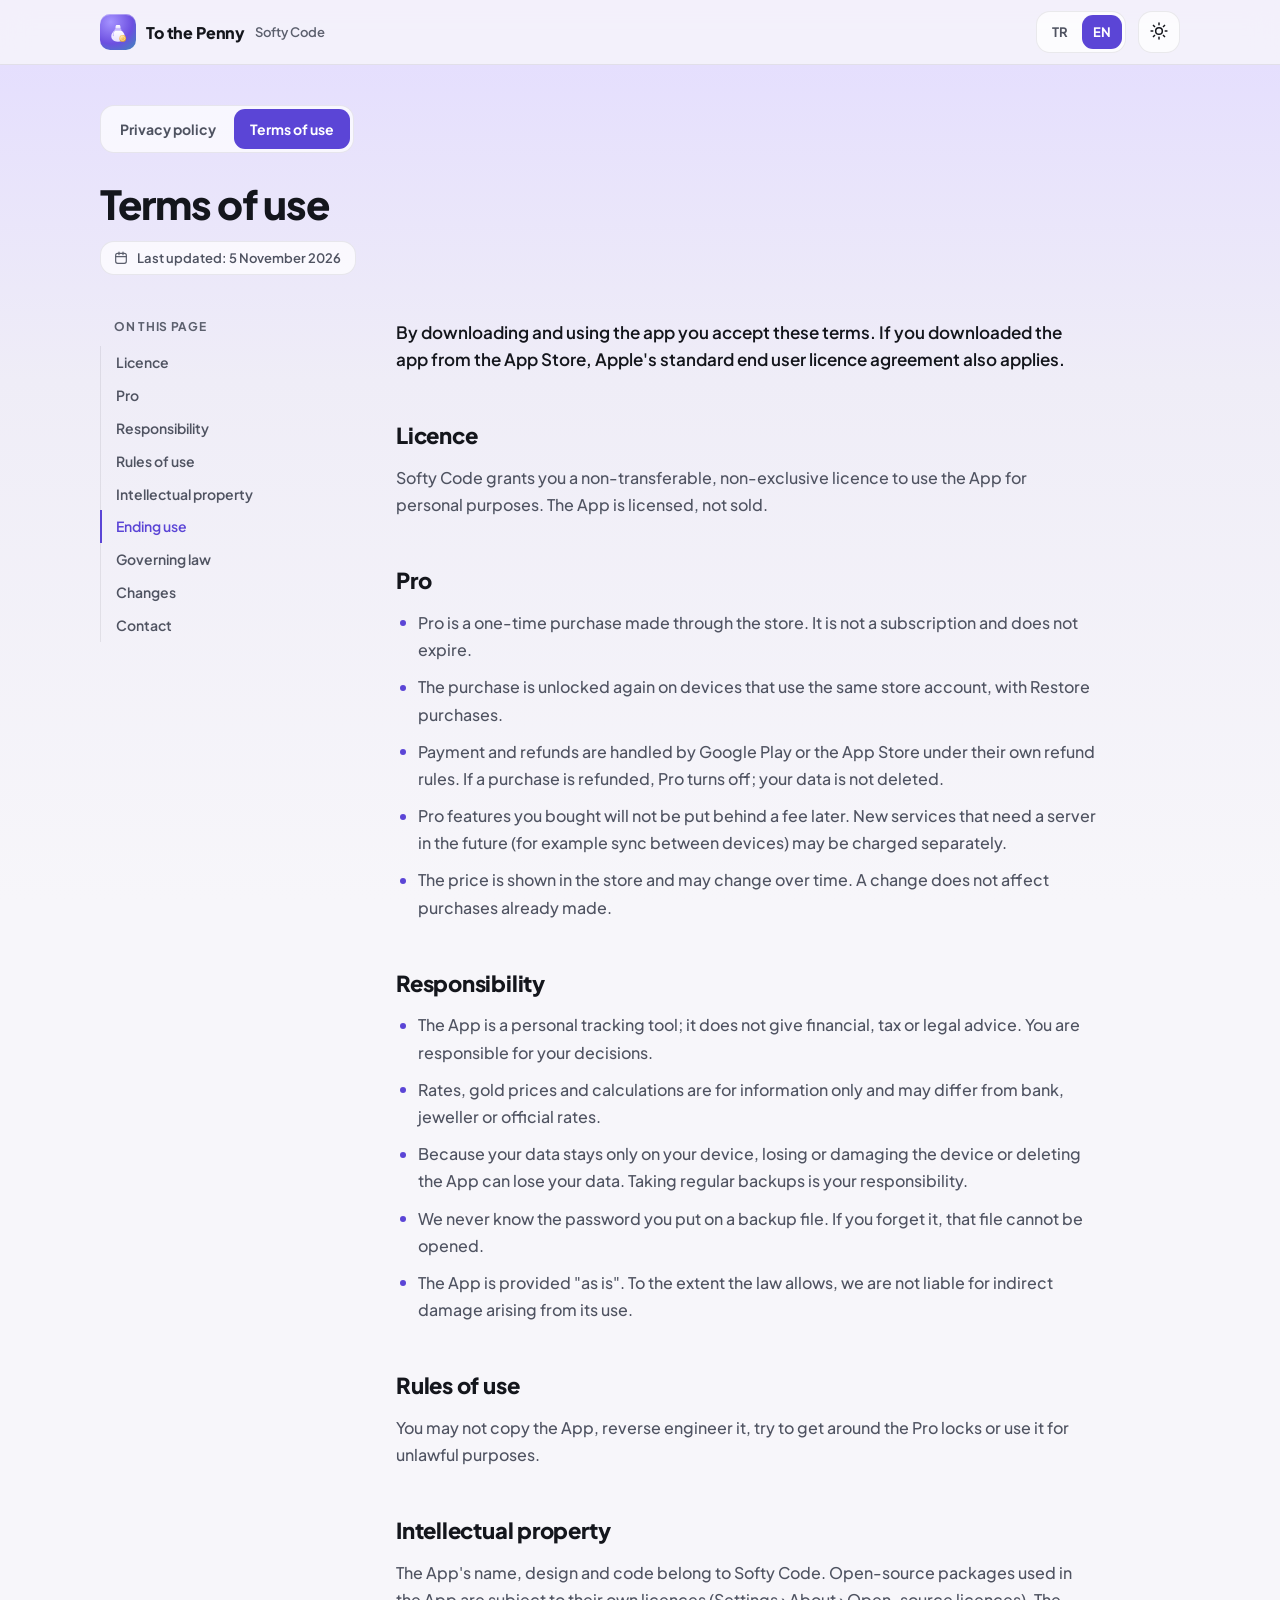
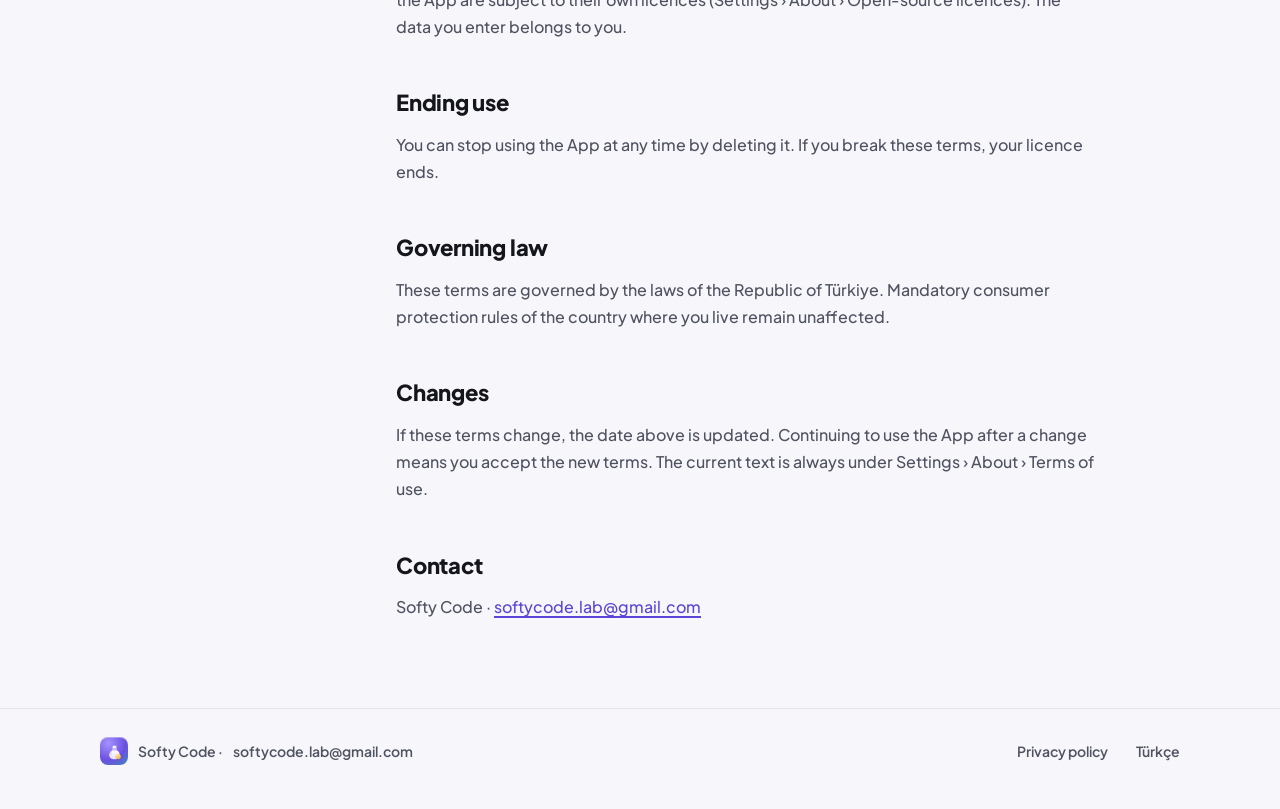
<file: money-tracker/en/terms/index.html>
<!doctype html>
<html lang="en"><head><meta charset="utf-8"><meta name="viewport" content="width=device-width,initial-scale=1">
<title>Terms of use · To the Penny</title>
<meta name="description" content="Terms of use · To the Penny · Softy Code">
<meta name="theme-color" content="#17132E" media="(prefers-color-scheme: dark)"><meta name="theme-color" content="#EFEDF7" media="(prefers-color-scheme: light)">
<link rel="alternate" hreflang="tr" href="../../tr/terms/"><link rel="alternate" hreflang="en" href="./">
<link rel="icon" type="image/png" sizes="32x32" href="../../assets/icon-32.png"><link rel="apple-touch-icon" href="../../assets/icon-180.png">
<script>(function(){try{var t=localStorage.getItem('theme')}catch(e){}if(!t)t=matchMedia('(prefers-color-scheme: light)').matches?'light':'dark';document.documentElement.dataset.theme=t})();</script>
<link rel="stylesheet" href="../../assets/site.css">
</head>
<body>
<header class="top"><div class="wrap">
<a class="brand" href="../"><span class="mark"><svg viewBox="0 0 64 64" fill="none" aria-hidden="true"><defs><linearGradient id="top-lb" x1="0" y1="0" x2="0" y2="1"><stop offset="0" stop-color="#fff"/><stop offset="1" stop-color="#E7DFFF"/></linearGradient><radialGradient id="top-lg" cx="35%" cy="28%" r="80%"><stop offset="0" stop-color="#FFE39A"/><stop offset=".55" stop-color="#F4BC4E"/><stop offset="1" stop-color="#DC9A2C"/></radialGradient></defs><path d="M26 23 C24.6 19 25.3 15.4 27.6 13 L36.4 13 C38.7 15.4 39.4 19 38 23 Z" fill="url(#top-lb)"/><path d="M24.5 27.5 C15.5 32.5 12 42 15.5 49.5 C18.5 55.5 25 58 32 58 C39 58 45.5 55.5 48.5 49.5 C52 42 48.5 32.5 39.5 27.5 Z" fill="url(#top-lb)"/><rect x="23" y="22.6" width="18" height="5.4" rx="2.7" fill="#C6B7FF"/><path d="M24.5 27.5 C20 31 18.2 35.5 19.6 40" stroke="#C6B7FF" stroke-width="2.4" stroke-linecap="round"/><circle cx="19.7" cy="41.3" r="1.8" fill="#C6B7FF"/><circle cx="44.5" cy="49" r="9" fill="url(#top-lg)"/><circle cx="44.5" cy="49" r="5.8" stroke="#FFF3CF" stroke-width="1.5" opacity=".8"/></svg></span><b>To the Penny</b><small>Softy Code</small></a>
<nav class="seg" aria-label="Language"><a href="../../tr/terms/" lang="tr" hreflang="tr">TR</a><a href="./" lang="en" hreflang="en" aria-current="true">EN</a></nav>
<button class="ibtn" type="button" aria-label="Change theme" title="Change theme"><span class="i-moon"><svg width="20" height="20" viewBox="0 0 24 24" fill="none" stroke="currentColor" stroke-width="1.8" stroke-linecap="round" stroke-linejoin="round" aria-hidden="true"><path d="M20 14.5A8 8 0 1 1 9.5 4a6.5 6.5 0 0 0 10.5 10.5z"/></svg></span><span class="i-sun"><svg width="20" height="20" viewBox="0 0 24 24" fill="none" stroke="currentColor" stroke-width="1.8" stroke-linecap="round" stroke-linejoin="round" aria-hidden="true"><circle cx="12" cy="12" r="4"/><path d="M12 2.5v2M12 19.5v2M2.5 12h2M19.5 12h2M5.3 5.3l1.4 1.4M17.3 17.3l1.4 1.4M5.3 18.7l1.4-1.4M17.3 6.7l1.4-1.4"/></svg></span></button>
</div></header>
<main class="wrap">
<div class="hero">
<nav class="seg docs" aria-label="Other document"><a href="../privacy/">Privacy policy</a><a href="./" aria-current="page">Terms of use</a></nav>
<h1>Terms of use</h1>
<div class="meta"><svg width="16" height="16" viewBox="0 0 24 24" fill="none" stroke="currentColor" stroke-width="1.8" stroke-linecap="round" stroke-linejoin="round" aria-hidden="true"><rect x="4" y="5" width="16" height="15" rx="3"/><path d="M4 10h16M9 3v4M15 3v4"/></svg>Last updated: 5 November 2026</div>
</div>
<div class="grid">
<aside class="toc" aria-label="On this page"><p class="lbl">On this page</p><ol><li><a href="#licence">Licence</a></li><li><a href="#pro">Pro</a></li><li><a href="#responsibility">Responsibility</a></li><li><a href="#rules-of-use">Rules of use</a></li><li><a href="#intellectual-property">Intellectual property</a></li><li><a href="#ending-use">Ending use</a></li><li><a href="#governing-law">Governing law</a></li><li><a href="#changes">Changes</a></li><li><a href="#contact">Contact</a></li></ol></aside>
<article class="doc">
<p class="lead">By downloading and using the app you accept these terms. If you downloaded the app from the App Store, Apple's standard end user licence agreement also applies.</p>
<details class="toc-m"><summary>On this page<svg width="20" height="20" viewBox="0 0 24 24" fill="none" stroke="currentColor" stroke-width="1.8" stroke-linecap="round" stroke-linejoin="round" aria-hidden="true"><path d="m6 9 6 6 6-6"/></svg></summary><ol><li><a href="#licence">Licence</a></li><li><a href="#pro">Pro</a></li><li><a href="#responsibility">Responsibility</a></li><li><a href="#rules-of-use">Rules of use</a></li><li><a href="#intellectual-property">Intellectual property</a></li><li><a href="#ending-use">Ending use</a></li><li><a href="#governing-law">Governing law</a></li><li><a href="#changes">Changes</a></li><li><a href="#contact">Contact</a></li></ol></details>
<h2 id="licence"><a class="anc" href="#licence" aria-label="#">#</a>Licence</h2>
<p>Softy Code grants you a non-transferable, non-exclusive licence to use the App for personal purposes. The App is licensed, not sold.</p>
<h2 id="pro"><a class="anc" href="#pro" aria-label="#">#</a>Pro</h2>
<ul>
<li>Pro is a one-time purchase made through the store. It is not a subscription and does not expire.</li>
<li>The purchase is unlocked again on devices that use the same store account, with Restore purchases.</li>
<li>Payment and refunds are handled by Google Play or the App Store under their own refund rules. If a purchase is refunded, Pro turns off; your data is not deleted.</li>
<li>Pro features you bought will not be put behind a fee later. New services that need a server in the future (for example sync between devices) may be charged separately.</li>
<li>The price is shown in the store and may change over time. A change does not affect purchases already made.</li>
</ul>
<h2 id="responsibility"><a class="anc" href="#responsibility" aria-label="#">#</a>Responsibility</h2>
<ul>
<li>The App is a personal tracking tool; it does not give financial, tax or legal advice. You are responsible for your decisions.</li>
<li>Rates, gold prices and calculations are for information only and may differ from bank, jeweller or official rates.</li>
<li>Because your data stays only on your device, losing or damaging the device or deleting the App can lose your data. Taking regular backups is your responsibility.</li>
<li>We never know the password you put on a backup file. If you forget it, that file cannot be opened.</li>
<li>The App is provided &quot;as is&quot;. To the extent the law allows, we are not liable for indirect damage arising from its use.</li>
</ul>
<h2 id="rules-of-use"><a class="anc" href="#rules-of-use" aria-label="#">#</a>Rules of use</h2>
<p>You may not copy the App, reverse engineer it, try to get around the Pro locks or use it for unlawful purposes.</p>
<h2 id="intellectual-property"><a class="anc" href="#intellectual-property" aria-label="#">#</a>Intellectual property</h2>
<p>The App's name, design and code belong to Softy Code. Open-source packages used in the App are subject to their own licences (Settings › About › Open-source licences). The data you enter belongs to you.</p>
<h2 id="ending-use"><a class="anc" href="#ending-use" aria-label="#">#</a>Ending use</h2>
<p>You can stop using the App at any time by deleting it. If you break these terms, your licence ends.</p>
<h2 id="governing-law"><a class="anc" href="#governing-law" aria-label="#">#</a>Governing law</h2>
<p>These terms are governed by the laws of the Republic of Türkiye. Mandatory consumer protection rules of the country where you live remain unaffected.</p>
<h2 id="changes"><a class="anc" href="#changes" aria-label="#">#</a>Changes</h2>
<p>If these terms change, the date above is updated. Continuing to use the App after a change means you accept the new terms. The current text is always under Settings › About › Terms of use.</p>
<h2 id="contact"><a class="anc" href="#contact" aria-label="#">#</a>Contact</h2>
<p>Softy Code · <a href="mailto:softycode.lab@gmail.com">softycode.lab@gmail.com</a></p>
</article>
</div>
</main>
<footer class="foot"><div class="wrap">
<span class="co"><span class="mark"><svg viewBox="0 0 64 64" fill="none" aria-hidden="true"><defs><linearGradient id="foot-lb" x1="0" y1="0" x2="0" y2="1"><stop offset="0" stop-color="#fff"/><stop offset="1" stop-color="#E7DFFF"/></linearGradient><radialGradient id="foot-lg" cx="35%" cy="28%" r="80%"><stop offset="0" stop-color="#FFE39A"/><stop offset=".55" stop-color="#F4BC4E"/><stop offset="1" stop-color="#DC9A2C"/></radialGradient></defs><path d="M26 23 C24.6 19 25.3 15.4 27.6 13 L36.4 13 C38.7 15.4 39.4 19 38 23 Z" fill="url(#foot-lb)"/><path d="M24.5 27.5 C15.5 32.5 12 42 15.5 49.5 C18.5 55.5 25 58 32 58 C39 58 45.5 55.5 48.5 49.5 C52 42 48.5 32.5 39.5 27.5 Z" fill="url(#foot-lb)"/><rect x="23" y="22.6" width="18" height="5.4" rx="2.7" fill="#C6B7FF"/><path d="M24.5 27.5 C20 31 18.2 35.5 19.6 40" stroke="#C6B7FF" stroke-width="2.4" stroke-linecap="round"/><circle cx="19.7" cy="41.3" r="1.8" fill="#C6B7FF"/><circle cx="44.5" cy="49" r="9" fill="url(#foot-lg)"/><circle cx="44.5" cy="49" r="5.8" stroke="#FFF3CF" stroke-width="1.5" opacity=".8"/></svg></span>Softy Code · <a href="mailto:softycode.lab@gmail.com">softycode.lab@gmail.com</a></span>
<a class="alt" href="../privacy/">Privacy policy</a>
<a class="alt" href="../../tr/terms/" lang="tr">Türkçe</a>
</div></footer>
<script src="../../assets/site.js"></script>
</body></html>
</file>
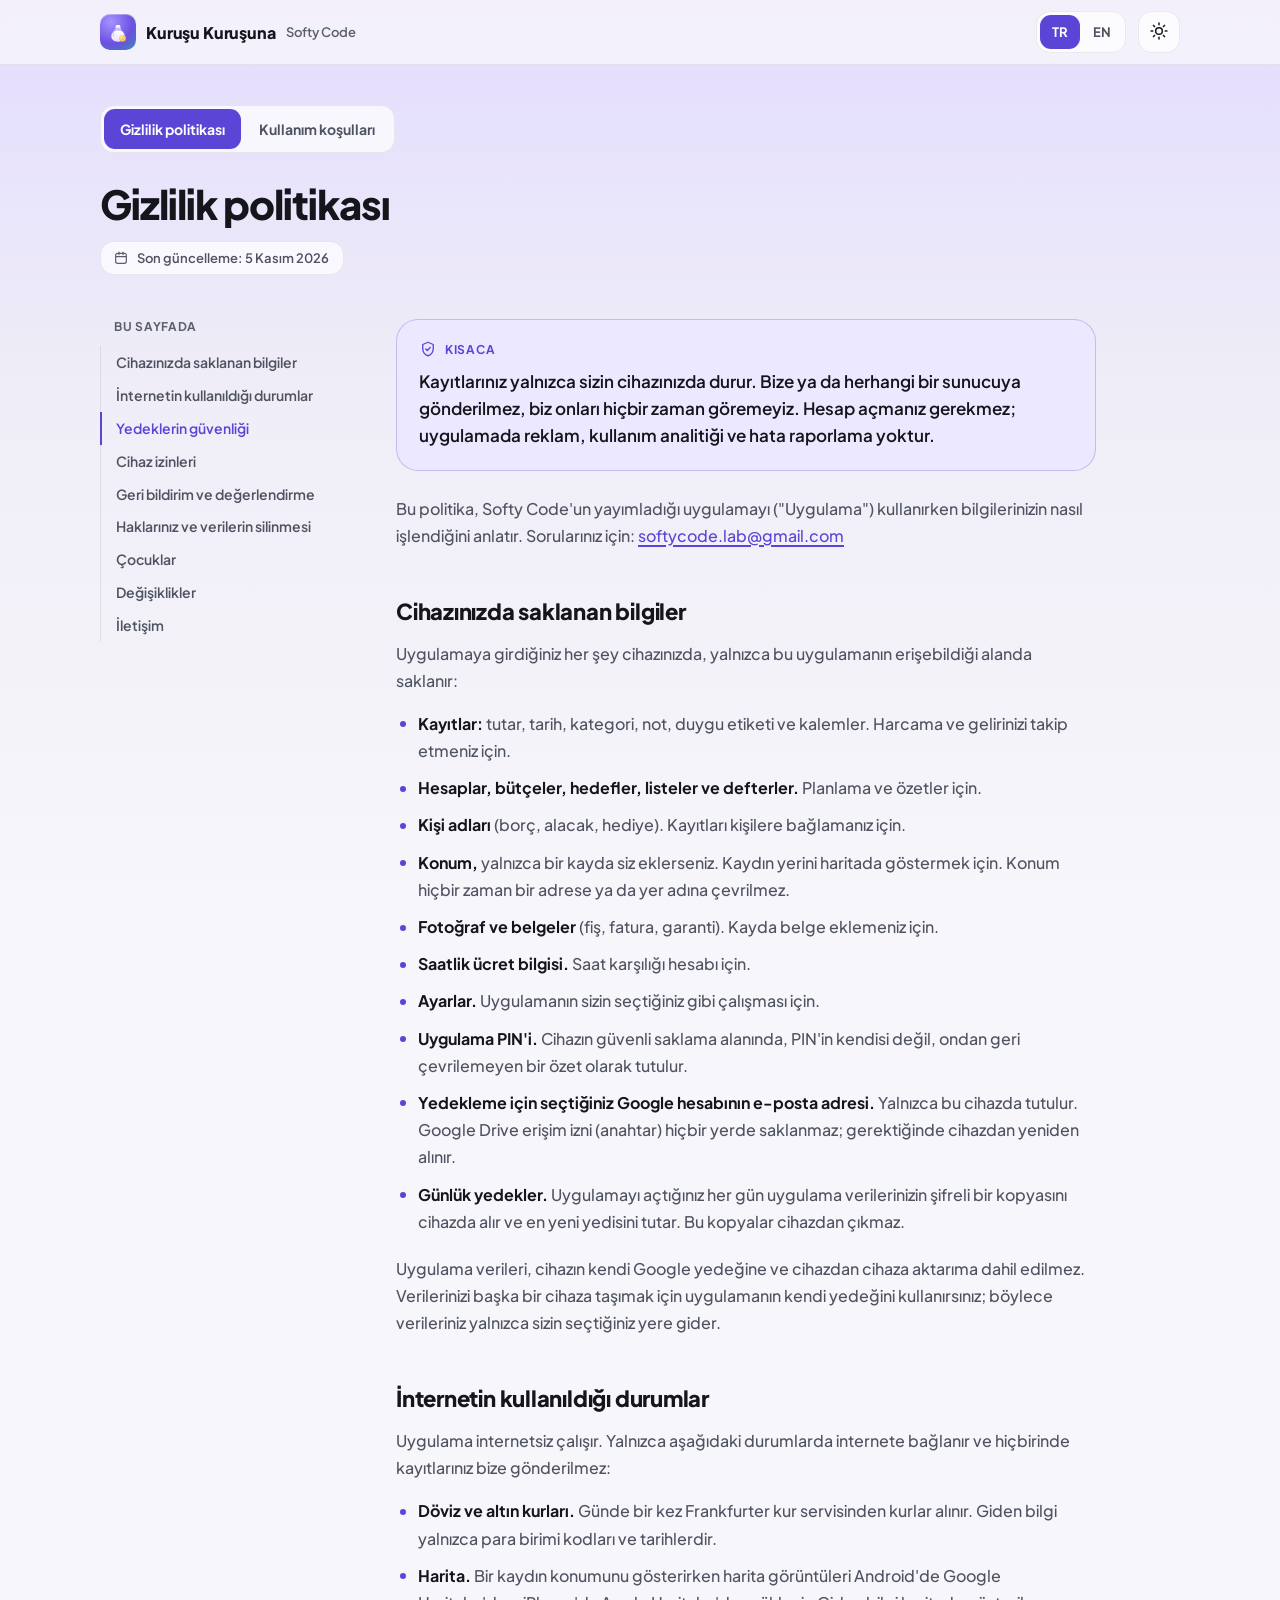
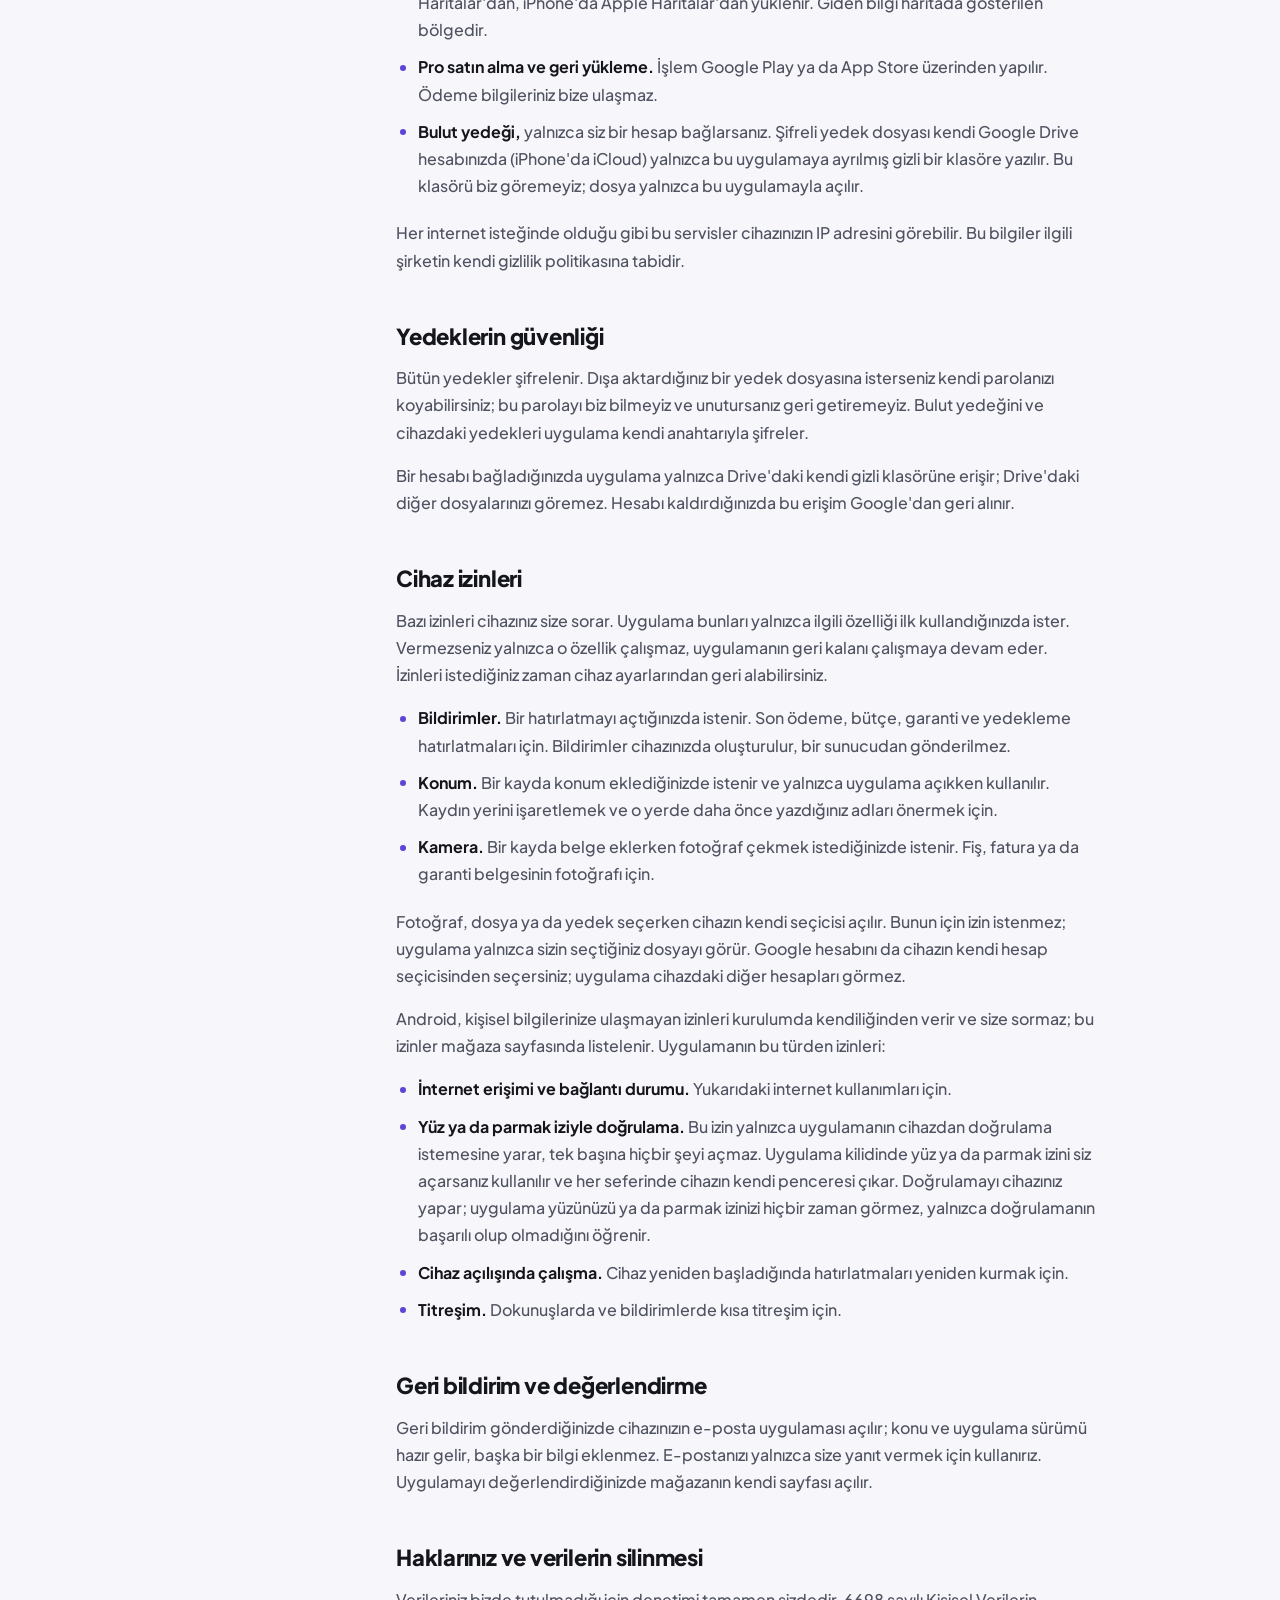
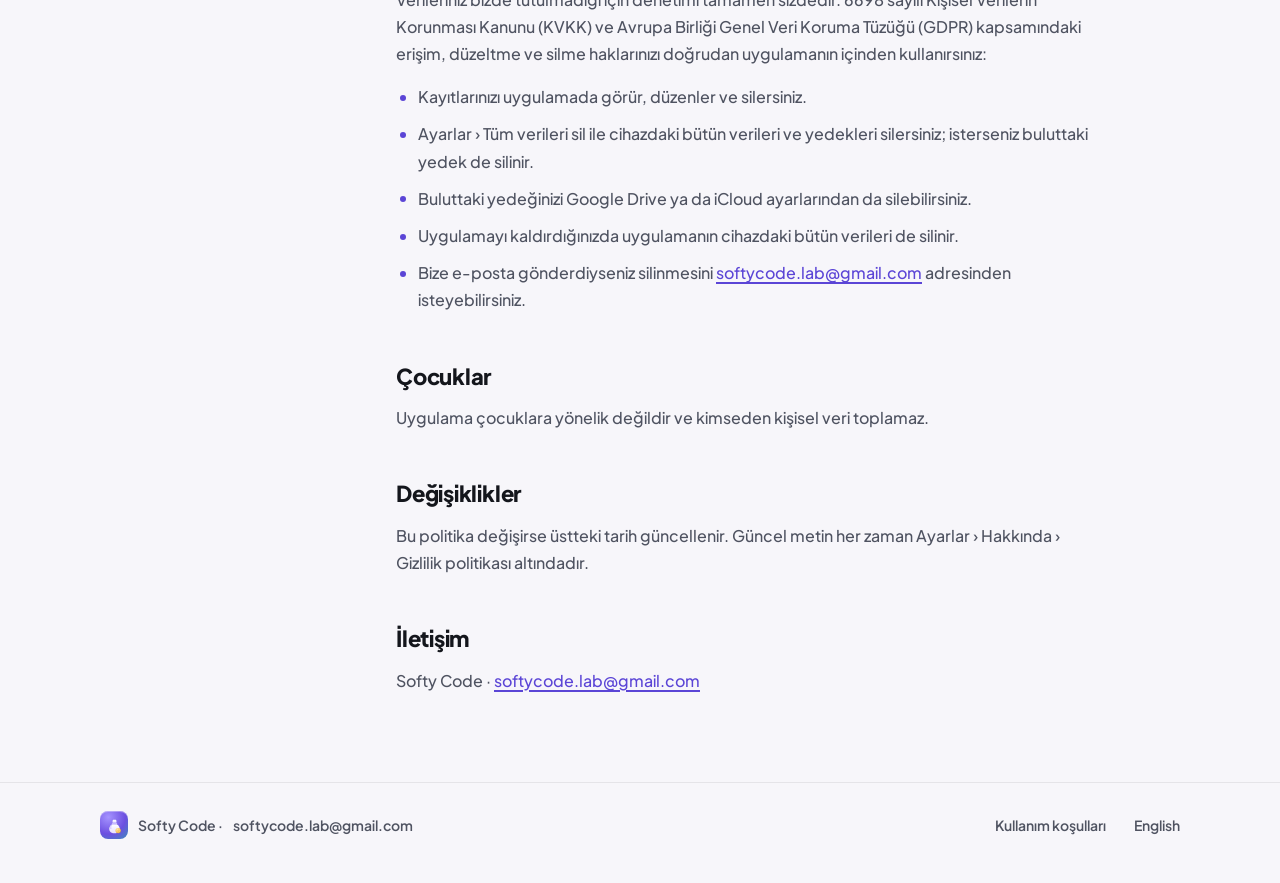
<file: money-tracker/tr/gizlilik/index.html>
<!doctype html>
<html lang="tr"><head><meta charset="utf-8"><meta name="viewport" content="width=device-width,initial-scale=1">
<title>Gizlilik politikası · Kuruşu Kuruşuna</title>
<meta name="description" content="Gizlilik politikası · Kuruşu Kuruşuna · Softy Code">
<meta name="theme-color" content="#17132E" media="(prefers-color-scheme: dark)"><meta name="theme-color" content="#EFEDF7" media="(prefers-color-scheme: light)">
<link rel="alternate" hreflang="tr" href="./"><link rel="alternate" hreflang="en" href="../../en/privacy/">
<link rel="icon" type="image/png" sizes="32x32" href="../../assets/icon-32.png"><link rel="apple-touch-icon" href="../../assets/icon-180.png">
<script>(function(){try{var t=localStorage.getItem('theme')}catch(e){}if(!t)t=matchMedia('(prefers-color-scheme: light)').matches?'light':'dark';document.documentElement.dataset.theme=t})();</script>
<link rel="stylesheet" href="../../assets/site.css">
</head>
<body>
<header class="top"><div class="wrap">
<a class="brand" href="../"><span class="mark"><svg viewBox="0 0 64 64" fill="none" aria-hidden="true"><defs><linearGradient id="top-lb" x1="0" y1="0" x2="0" y2="1"><stop offset="0" stop-color="#fff"/><stop offset="1" stop-color="#E7DFFF"/></linearGradient><radialGradient id="top-lg" cx="35%" cy="28%" r="80%"><stop offset="0" stop-color="#FFE39A"/><stop offset=".55" stop-color="#F4BC4E"/><stop offset="1" stop-color="#DC9A2C"/></radialGradient></defs><path d="M26 23 C24.6 19 25.3 15.4 27.6 13 L36.4 13 C38.7 15.4 39.4 19 38 23 Z" fill="url(#top-lb)"/><path d="M24.5 27.5 C15.5 32.5 12 42 15.5 49.5 C18.5 55.5 25 58 32 58 C39 58 45.5 55.5 48.5 49.5 C52 42 48.5 32.5 39.5 27.5 Z" fill="url(#top-lb)"/><rect x="23" y="22.6" width="18" height="5.4" rx="2.7" fill="#C6B7FF"/><path d="M24.5 27.5 C20 31 18.2 35.5 19.6 40" stroke="#C6B7FF" stroke-width="2.4" stroke-linecap="round"/><circle cx="19.7" cy="41.3" r="1.8" fill="#C6B7FF"/><circle cx="44.5" cy="49" r="9" fill="url(#top-lg)"/><circle cx="44.5" cy="49" r="5.8" stroke="#FFF3CF" stroke-width="1.5" opacity=".8"/></svg></span><b>Kuruşu Kuruşuna</b><small>Softy Code</small></a>
<nav class="seg" aria-label="Dil"><a href="./" lang="tr" hreflang="tr" aria-current="true">TR</a><a href="../../en/privacy/" lang="en" hreflang="en">EN</a></nav>
<button class="ibtn" type="button" aria-label="Temayı değiştir" title="Temayı değiştir"><span class="i-moon"><svg width="20" height="20" viewBox="0 0 24 24" fill="none" stroke="currentColor" stroke-width="1.8" stroke-linecap="round" stroke-linejoin="round" aria-hidden="true"><path d="M20 14.5A8 8 0 1 1 9.5 4a6.5 6.5 0 0 0 10.5 10.5z"/></svg></span><span class="i-sun"><svg width="20" height="20" viewBox="0 0 24 24" fill="none" stroke="currentColor" stroke-width="1.8" stroke-linecap="round" stroke-linejoin="round" aria-hidden="true"><circle cx="12" cy="12" r="4"/><path d="M12 2.5v2M12 19.5v2M2.5 12h2M19.5 12h2M5.3 5.3l1.4 1.4M17.3 17.3l1.4 1.4M5.3 18.7l1.4-1.4M17.3 6.7l1.4-1.4"/></svg></span></button>
</div></header>
<main class="wrap">
<div class="hero">
<nav class="seg docs" aria-label="Diğer belge"><a href="./" aria-current="page">Gizlilik politikası</a><a href="../kosullar/">Kullanım koşulları</a></nav>
<h1>Gizlilik politikası</h1>
<div class="meta"><svg width="16" height="16" viewBox="0 0 24 24" fill="none" stroke="currentColor" stroke-width="1.8" stroke-linecap="round" stroke-linejoin="round" aria-hidden="true"><rect x="4" y="5" width="16" height="15" rx="3"/><path d="M4 10h16M9 3v4M15 3v4"/></svg>Son güncelleme: 5 Kasım 2026</div>
</div>
<div class="grid">
<aside class="toc" aria-label="Bu sayfada"><p class="lbl">Bu sayfada</p><ol><li><a href="#cihazinizda-saklanan-bilgiler">Cihazınızda saklanan bilgiler</a></li><li><a href="#internetin-kullanildigi-durumlar">İnternetin kullanıldığı durumlar</a></li><li><a href="#yedeklerin-guvenligi">Yedeklerin güvenliği</a></li><li><a href="#cihaz-izinleri">Cihaz izinleri</a></li><li><a href="#geri-bildirim-ve-degerlendirme">Geri bildirim ve değerlendirme</a></li><li><a href="#haklariniz-ve-verilerin-silinmesi">Haklarınız ve verilerin silinmesi</a></li><li><a href="#cocuklar">Çocuklar</a></li><li><a href="#degisiklikler">Değişiklikler</a></li><li><a href="#iletisim">İletişim</a></li></ol></aside>
<article class="doc">
<div class="brief"><div class="lbl"><svg width="18" height="18" viewBox="0 0 24 24" fill="none" stroke="currentColor" stroke-width="1.8" stroke-linecap="round" stroke-linejoin="round" aria-hidden="true"><path d="M12 3 5 6v5.5c0 4.4 3 8 7 9.5 4-1.5 7-5.1 7-9.5V6z"/><path d="m9 12 2 2 4-4"/></svg>Kısaca</div><p>Kayıtlarınız yalnızca sizin cihazınızda durur. Bize ya da herhangi bir sunucuya gönderilmez, biz onları hiçbir zaman göremeyiz. Hesap açmanız gerekmez; uygulamada reklam, kullanım analitiği ve hata raporlama yoktur.</p></div>
<details class="toc-m"><summary>Bu sayfada<svg width="20" height="20" viewBox="0 0 24 24" fill="none" stroke="currentColor" stroke-width="1.8" stroke-linecap="round" stroke-linejoin="round" aria-hidden="true"><path d="m6 9 6 6 6-6"/></svg></summary><ol><li><a href="#cihazinizda-saklanan-bilgiler">Cihazınızda saklanan bilgiler</a></li><li><a href="#internetin-kullanildigi-durumlar">İnternetin kullanıldığı durumlar</a></li><li><a href="#yedeklerin-guvenligi">Yedeklerin güvenliği</a></li><li><a href="#cihaz-izinleri">Cihaz izinleri</a></li><li><a href="#geri-bildirim-ve-degerlendirme">Geri bildirim ve değerlendirme</a></li><li><a href="#haklariniz-ve-verilerin-silinmesi">Haklarınız ve verilerin silinmesi</a></li><li><a href="#cocuklar">Çocuklar</a></li><li><a href="#degisiklikler">Değişiklikler</a></li><li><a href="#iletisim">İletişim</a></li></ol></details>
<p>Bu politika, Softy Code'un yayımladığı uygulamayı (&quot;Uygulama&quot;) kullanırken bilgilerinizin nasıl işlendiğini anlatır. Sorularınız için: <a href="mailto:softycode.lab@gmail.com">softycode.lab@gmail.com</a></p>
<h2 id="cihazinizda-saklanan-bilgiler"><a class="anc" href="#cihazinizda-saklanan-bilgiler" aria-label="#">#</a>Cihazınızda saklanan bilgiler</h2>
<p>Uygulamaya girdiğiniz her şey cihazınızda, yalnızca bu uygulamanın erişebildiği alanda saklanır:</p>
<ul>
<li><strong>Kayıtlar:</strong> tutar, tarih, kategori, not, duygu etiketi ve kalemler. Harcama ve gelirinizi takip etmeniz için.</li>
<li><strong>Hesaplar, bütçeler, hedefler, listeler ve defterler.</strong> Planlama ve özetler için.</li>
<li><strong>Kişi adları</strong> (borç, alacak, hediye). Kayıtları kişilere bağlamanız için.</li>
<li><strong>Konum,</strong> yalnızca bir kayda siz eklerseniz. Kaydın yerini haritada göstermek için. Konum hiçbir zaman bir adrese ya da yer adına çevrilmez.</li>
<li><strong>Fotoğraf ve belgeler</strong> (fiş, fatura, garanti). Kayda belge eklemeniz için.</li>
<li><strong>Saatlik ücret bilgisi.</strong> Saat karşılığı hesabı için.</li>
<li><strong>Ayarlar.</strong> Uygulamanın sizin seçtiğiniz gibi çalışması için.</li>
<li><strong>Uygulama PIN'i.</strong> Cihazın güvenli saklama alanında, PIN'in kendisi değil, ondan geri çevrilemeyen bir özet olarak tutulur.</li>
<li><strong>Yedekleme için seçtiğiniz Google hesabının e-posta adresi.</strong> Yalnızca bu cihazda tutulur. Google Drive erişim izni (anahtar) hiçbir yerde saklanmaz; gerektiğinde cihazdan yeniden alınır.</li>
<li><strong>Günlük yedekler.</strong> Uygulamayı açtığınız her gün uygulama verilerinizin şifreli bir kopyasını cihazda alır ve en yeni yedisini tutar. Bu kopyalar cihazdan çıkmaz.</li>
</ul>
<p>Uygulama verileri, cihazın kendi Google yedeğine ve cihazdan cihaza aktarıma dahil edilmez. Verilerinizi başka bir cihaza taşımak için uygulamanın kendi yedeğini kullanırsınız; böylece verileriniz yalnızca sizin seçtiğiniz yere gider.</p>
<h2 id="internetin-kullanildigi-durumlar"><a class="anc" href="#internetin-kullanildigi-durumlar" aria-label="#">#</a>İnternetin kullanıldığı durumlar</h2>
<p>Uygulama internetsiz çalışır. Yalnızca aşağıdaki durumlarda internete bağlanır ve hiçbirinde kayıtlarınız bize gönderilmez:</p>
<ul>
<li><strong>Döviz ve altın kurları.</strong> Günde bir kez Frankfurter kur servisinden kurlar alınır. Giden bilgi yalnızca para birimi kodları ve tarihlerdir.</li>
<li><strong>Harita.</strong> Bir kaydın konumunu gösterirken harita görüntüleri Android'de Google Haritalar'dan, iPhone'da Apple Haritalar'dan yüklenir. Giden bilgi haritada gösterilen bölgedir.</li>
<li><strong>Pro satın alma ve geri yükleme.</strong> İşlem Google Play ya da App Store üzerinden yapılır. Ödeme bilgileriniz bize ulaşmaz.</li>
<li><strong>Bulut yedeği,</strong> yalnızca siz bir hesap bağlarsanız. Şifreli yedek dosyası kendi Google Drive hesabınızda (iPhone'da iCloud) yalnızca bu uygulamaya ayrılmış gizli bir klasöre yazılır. Bu klasörü biz göremeyiz; dosya yalnızca bu uygulamayla açılır.</li>
</ul>
<p>Her internet isteğinde olduğu gibi bu servisler cihazınızın IP adresini görebilir. Bu bilgiler ilgili şirketin kendi gizlilik politikasına tabidir.</p>
<h2 id="yedeklerin-guvenligi"><a class="anc" href="#yedeklerin-guvenligi" aria-label="#">#</a>Yedeklerin güvenliği</h2>
<p>Bütün yedekler şifrelenir. Dışa aktardığınız bir yedek dosyasına isterseniz kendi parolanızı koyabilirsiniz; bu parolayı biz bilmeyiz ve unutursanız geri getiremeyiz. Bulut yedeğini ve cihazdaki yedekleri uygulama kendi anahtarıyla şifreler.</p>
<p>Bir hesabı bağladığınızda uygulama yalnızca Drive'daki kendi gizli klasörüne erişir; Drive'daki diğer dosyalarınızı göremez. Hesabı kaldırdığınızda bu erişim Google'dan geri alınır.</p>
<h2 id="cihaz-izinleri"><a class="anc" href="#cihaz-izinleri" aria-label="#">#</a>Cihaz izinleri</h2>
<p>Bazı izinleri cihazınız size sorar. Uygulama bunları yalnızca ilgili özelliği ilk kullandığınızda ister. Vermezseniz yalnızca o özellik çalışmaz, uygulamanın geri kalanı çalışmaya devam eder. İzinleri istediğiniz zaman cihaz ayarlarından geri alabilirsiniz.</p>
<ul>
<li><strong>Bildirimler.</strong> Bir hatırlatmayı açtığınızda istenir. Son ödeme, bütçe, garanti ve yedekleme hatırlatmaları için. Bildirimler cihazınızda oluşturulur, bir sunucudan gönderilmez.</li>
<li><strong>Konum.</strong> Bir kayda konum eklediğinizde istenir ve yalnızca uygulama açıkken kullanılır. Kaydın yerini işaretlemek ve o yerde daha önce yazdığınız adları önermek için.</li>
<li><strong>Kamera.</strong> Bir kayda belge eklerken fotoğraf çekmek istediğinizde istenir. Fiş, fatura ya da garanti belgesinin fotoğrafı için.</li>
</ul>
<p>Fotoğraf, dosya ya da yedek seçerken cihazın kendi seçicisi açılır. Bunun için izin istenmez; uygulama yalnızca sizin seçtiğiniz dosyayı görür. Google hesabını da cihazın kendi hesap seçicisinden seçersiniz; uygulama cihazdaki diğer hesapları görmez.</p>
<p>Android, kişisel bilgilerinize ulaşmayan izinleri kurulumda kendiliğinden verir ve size sormaz; bu izinler mağaza sayfasında listelenir. Uygulamanın bu türden izinleri:</p>
<ul>
<li><strong>İnternet erişimi ve bağlantı durumu.</strong> Yukarıdaki internet kullanımları için.</li>
<li><strong>Yüz ya da parmak iziyle doğrulama.</strong> Bu izin yalnızca uygulamanın cihazdan doğrulama istemesine yarar, tek başına hiçbir şeyi açmaz. Uygulama kilidinde yüz ya da parmak izini siz açarsanız kullanılır ve her seferinde cihazın kendi penceresi çıkar. Doğrulamayı cihazınız yapar; uygulama yüzünüzü ya da parmak izinizi hiçbir zaman görmez, yalnızca doğrulamanın başarılı olup olmadığını öğrenir.</li>
<li><strong>Cihaz açılışında çalışma.</strong> Cihaz yeniden başladığında hatırlatmaları yeniden kurmak için.</li>
<li><strong>Titreşim.</strong> Dokunuşlarda ve bildirimlerde kısa titreşim için.</li>
</ul>
<h2 id="geri-bildirim-ve-degerlendirme"><a class="anc" href="#geri-bildirim-ve-degerlendirme" aria-label="#">#</a>Geri bildirim ve değerlendirme</h2>
<p>Geri bildirim gönderdiğinizde cihazınızın e-posta uygulaması açılır; konu ve uygulama sürümü hazır gelir, başka bir bilgi eklenmez. E-postanızı yalnızca size yanıt vermek için kullanırız. Uygulamayı değerlendirdiğinizde mağazanın kendi sayfası açılır.</p>
<h2 id="haklariniz-ve-verilerin-silinmesi"><a class="anc" href="#haklariniz-ve-verilerin-silinmesi" aria-label="#">#</a>Haklarınız ve verilerin silinmesi</h2>
<p>Verileriniz bizde tutulmadığı için denetimi tamamen sizdedir. 6698 sayılı Kişisel Verilerin Korunması Kanunu (KVKK) ve Avrupa Birliği Genel Veri Koruma Tüzüğü (GDPR) kapsamındaki erişim, düzeltme ve silme haklarınızı doğrudan uygulamanın içinden kullanırsınız:</p>
<ul>
<li>Kayıtlarınızı uygulamada görür, düzenler ve silersiniz.</li>
<li>Ayarlar › Tüm verileri sil ile cihazdaki bütün verileri ve yedekleri silersiniz; isterseniz buluttaki yedek de silinir.</li>
<li>Buluttaki yedeğinizi Google Drive ya da iCloud ayarlarından da silebilirsiniz.</li>
<li>Uygulamayı kaldırdığınızda uygulamanın cihazdaki bütün verileri de silinir.</li>
<li>Bize e-posta gönderdiyseniz silinmesini <a href="mailto:softycode.lab@gmail.com">softycode.lab@gmail.com</a> adresinden isteyebilirsiniz.</li>
</ul>
<h2 id="cocuklar"><a class="anc" href="#cocuklar" aria-label="#">#</a>Çocuklar</h2>
<p>Uygulama çocuklara yönelik değildir ve kimseden kişisel veri toplamaz.</p>
<h2 id="degisiklikler"><a class="anc" href="#degisiklikler" aria-label="#">#</a>Değişiklikler</h2>
<p>Bu politika değişirse üstteki tarih güncellenir. Güncel metin her zaman Ayarlar › Hakkında › Gizlilik politikası altındadır.</p>
<h2 id="iletisim"><a class="anc" href="#iletisim" aria-label="#">#</a>İletişim</h2>
<p>Softy Code · <a href="mailto:softycode.lab@gmail.com">softycode.lab@gmail.com</a></p>
</article>
</div>
</main>
<footer class="foot"><div class="wrap">
<span class="co"><span class="mark"><svg viewBox="0 0 64 64" fill="none" aria-hidden="true"><defs><linearGradient id="foot-lb" x1="0" y1="0" x2="0" y2="1"><stop offset="0" stop-color="#fff"/><stop offset="1" stop-color="#E7DFFF"/></linearGradient><radialGradient id="foot-lg" cx="35%" cy="28%" r="80%"><stop offset="0" stop-color="#FFE39A"/><stop offset=".55" stop-color="#F4BC4E"/><stop offset="1" stop-color="#DC9A2C"/></radialGradient></defs><path d="M26 23 C24.6 19 25.3 15.4 27.6 13 L36.4 13 C38.7 15.4 39.4 19 38 23 Z" fill="url(#foot-lb)"/><path d="M24.5 27.5 C15.5 32.5 12 42 15.5 49.5 C18.5 55.5 25 58 32 58 C39 58 45.5 55.5 48.5 49.5 C52 42 48.5 32.5 39.5 27.5 Z" fill="url(#foot-lb)"/><rect x="23" y="22.6" width="18" height="5.4" rx="2.7" fill="#C6B7FF"/><path d="M24.5 27.5 C20 31 18.2 35.5 19.6 40" stroke="#C6B7FF" stroke-width="2.4" stroke-linecap="round"/><circle cx="19.7" cy="41.3" r="1.8" fill="#C6B7FF"/><circle cx="44.5" cy="49" r="9" fill="url(#foot-lg)"/><circle cx="44.5" cy="49" r="5.8" stroke="#FFF3CF" stroke-width="1.5" opacity=".8"/></svg></span>Softy Code · <a href="mailto:softycode.lab@gmail.com">softycode.lab@gmail.com</a></span>
<a class="alt" href="../kosullar/">Kullanım koşulları</a>
<a class="alt" href="../../en/privacy/" lang="en">English</a>
</div></footer>
<script src="../../assets/site.js"></script>
</body></html>
</file>
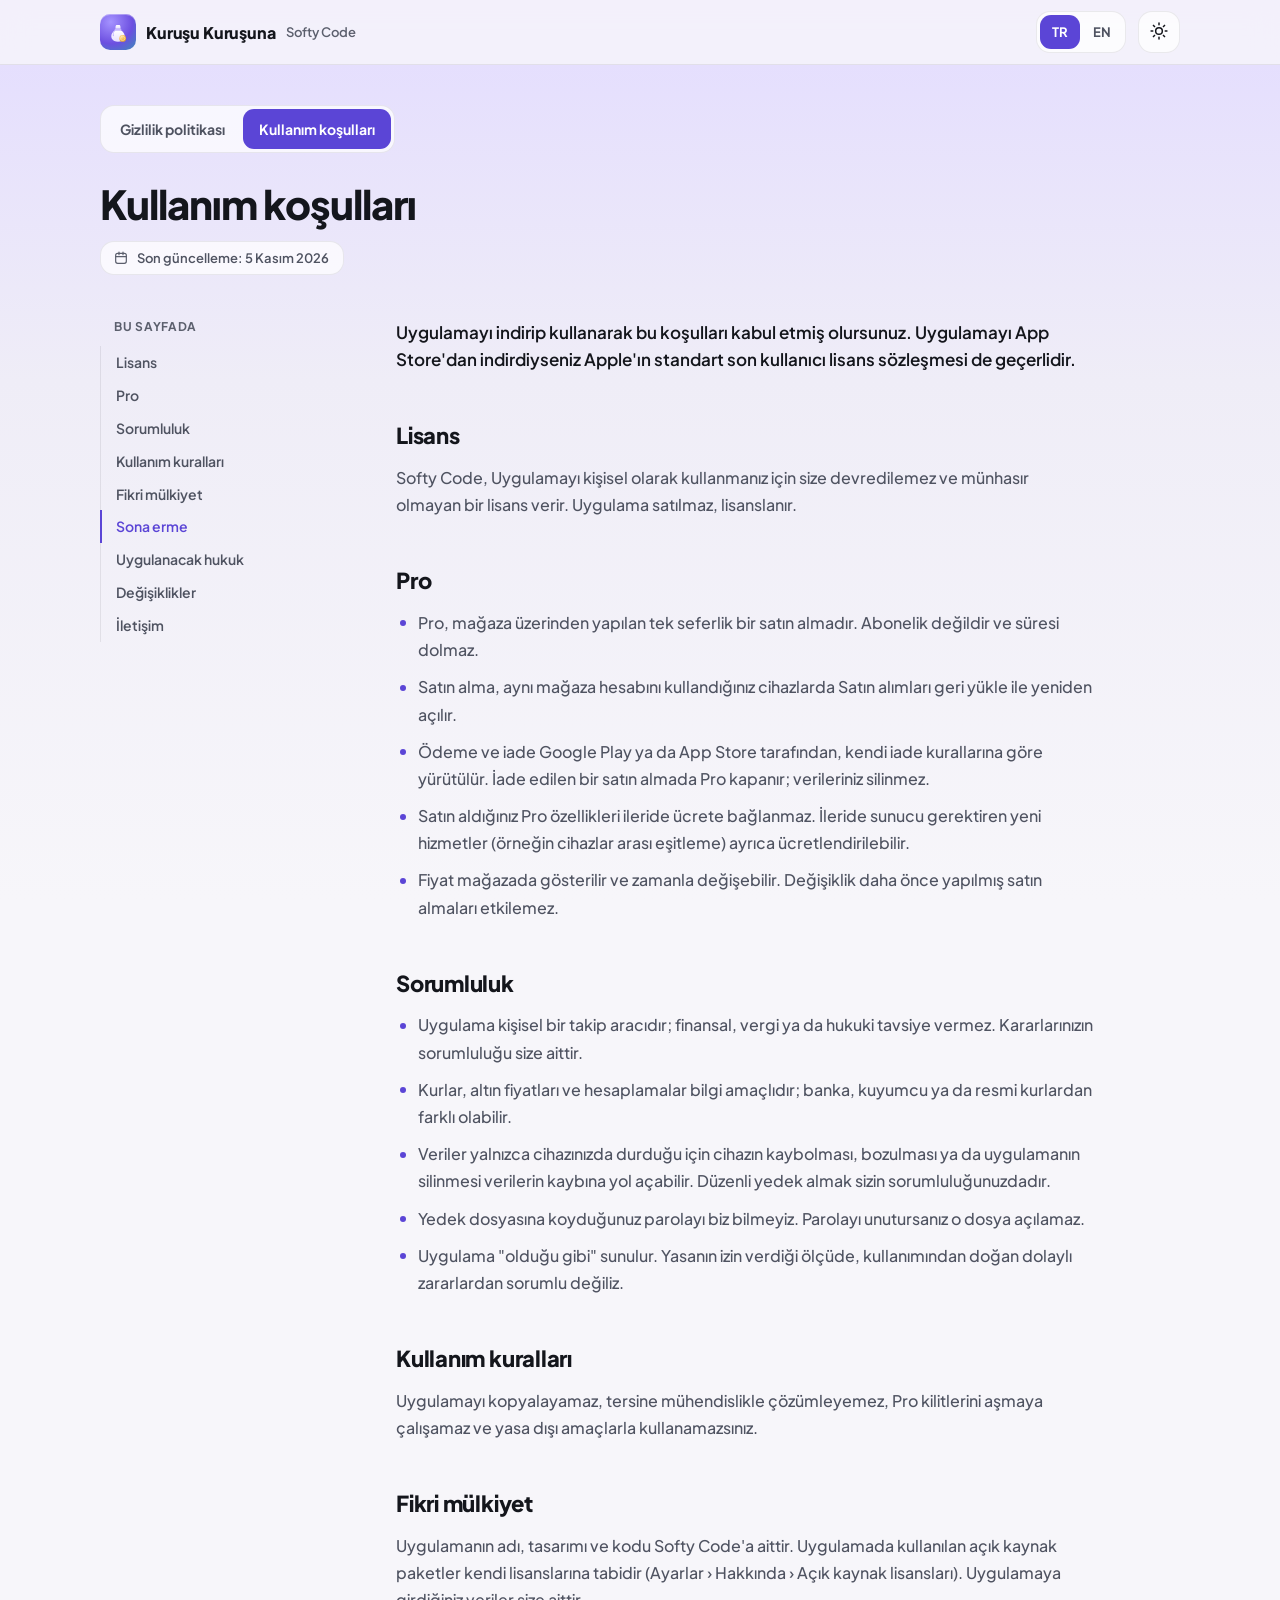
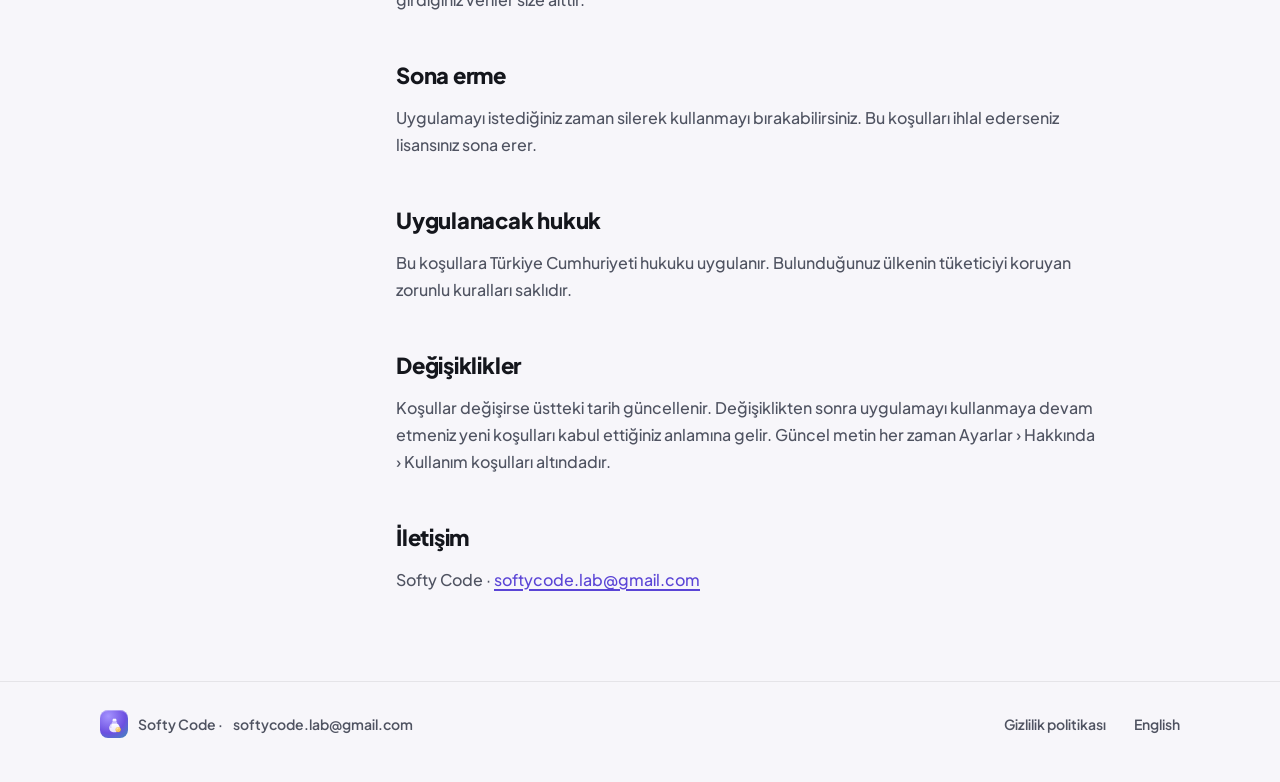
<file: money-tracker/tr/kosullar/index.html>
<!doctype html>
<html lang="tr"><head><meta charset="utf-8"><meta name="viewport" content="width=device-width,initial-scale=1">
<title>Kullanım koşulları · Kuruşu Kuruşuna</title>
<meta name="description" content="Kullanım koşulları · Kuruşu Kuruşuna · Softy Code">
<meta name="theme-color" content="#17132E" media="(prefers-color-scheme: dark)"><meta name="theme-color" content="#EFEDF7" media="(prefers-color-scheme: light)">
<link rel="alternate" hreflang="tr" href="./"><link rel="alternate" hreflang="en" href="../../en/terms/">
<link rel="icon" type="image/png" sizes="32x32" href="../../assets/icon-32.png"><link rel="apple-touch-icon" href="../../assets/icon-180.png">
<script>(function(){try{var t=localStorage.getItem('theme')}catch(e){}if(!t)t=matchMedia('(prefers-color-scheme: light)').matches?'light':'dark';document.documentElement.dataset.theme=t})();</script>
<link rel="stylesheet" href="../../assets/site.css">
</head>
<body>
<header class="top"><div class="wrap">
<a class="brand" href="../"><span class="mark"><svg viewBox="0 0 64 64" fill="none" aria-hidden="true"><defs><linearGradient id="top-lb" x1="0" y1="0" x2="0" y2="1"><stop offset="0" stop-color="#fff"/><stop offset="1" stop-color="#E7DFFF"/></linearGradient><radialGradient id="top-lg" cx="35%" cy="28%" r="80%"><stop offset="0" stop-color="#FFE39A"/><stop offset=".55" stop-color="#F4BC4E"/><stop offset="1" stop-color="#DC9A2C"/></radialGradient></defs><path d="M26 23 C24.6 19 25.3 15.4 27.6 13 L36.4 13 C38.7 15.4 39.4 19 38 23 Z" fill="url(#top-lb)"/><path d="M24.5 27.5 C15.5 32.5 12 42 15.5 49.5 C18.5 55.5 25 58 32 58 C39 58 45.5 55.5 48.5 49.5 C52 42 48.5 32.5 39.5 27.5 Z" fill="url(#top-lb)"/><rect x="23" y="22.6" width="18" height="5.4" rx="2.7" fill="#C6B7FF"/><path d="M24.5 27.5 C20 31 18.2 35.5 19.6 40" stroke="#C6B7FF" stroke-width="2.4" stroke-linecap="round"/><circle cx="19.7" cy="41.3" r="1.8" fill="#C6B7FF"/><circle cx="44.5" cy="49" r="9" fill="url(#top-lg)"/><circle cx="44.5" cy="49" r="5.8" stroke="#FFF3CF" stroke-width="1.5" opacity=".8"/></svg></span><b>Kuruşu Kuruşuna</b><small>Softy Code</small></a>
<nav class="seg" aria-label="Dil"><a href="./" lang="tr" hreflang="tr" aria-current="true">TR</a><a href="../../en/terms/" lang="en" hreflang="en">EN</a></nav>
<button class="ibtn" type="button" aria-label="Temayı değiştir" title="Temayı değiştir"><span class="i-moon"><svg width="20" height="20" viewBox="0 0 24 24" fill="none" stroke="currentColor" stroke-width="1.8" stroke-linecap="round" stroke-linejoin="round" aria-hidden="true"><path d="M20 14.5A8 8 0 1 1 9.5 4a6.5 6.5 0 0 0 10.5 10.5z"/></svg></span><span class="i-sun"><svg width="20" height="20" viewBox="0 0 24 24" fill="none" stroke="currentColor" stroke-width="1.8" stroke-linecap="round" stroke-linejoin="round" aria-hidden="true"><circle cx="12" cy="12" r="4"/><path d="M12 2.5v2M12 19.5v2M2.5 12h2M19.5 12h2M5.3 5.3l1.4 1.4M17.3 17.3l1.4 1.4M5.3 18.7l1.4-1.4M17.3 6.7l1.4-1.4"/></svg></span></button>
</div></header>
<main class="wrap">
<div class="hero">
<nav class="seg docs" aria-label="Diğer belge"><a href="../gizlilik/">Gizlilik politikası</a><a href="./" aria-current="page">Kullanım koşulları</a></nav>
<h1>Kullanım koşulları</h1>
<div class="meta"><svg width="16" height="16" viewBox="0 0 24 24" fill="none" stroke="currentColor" stroke-width="1.8" stroke-linecap="round" stroke-linejoin="round" aria-hidden="true"><rect x="4" y="5" width="16" height="15" rx="3"/><path d="M4 10h16M9 3v4M15 3v4"/></svg>Son güncelleme: 5 Kasım 2026</div>
</div>
<div class="grid">
<aside class="toc" aria-label="Bu sayfada"><p class="lbl">Bu sayfada</p><ol><li><a href="#lisans">Lisans</a></li><li><a href="#pro">Pro</a></li><li><a href="#sorumluluk">Sorumluluk</a></li><li><a href="#kullanim-kurallari">Kullanım kuralları</a></li><li><a href="#fikri-mulkiyet">Fikri mülkiyet</a></li><li><a href="#sona-erme">Sona erme</a></li><li><a href="#uygulanacak-hukuk">Uygulanacak hukuk</a></li><li><a href="#degisiklikler">Değişiklikler</a></li><li><a href="#iletisim">İletişim</a></li></ol></aside>
<article class="doc">
<p class="lead">Uygulamayı indirip kullanarak bu koşulları kabul etmiş olursunuz. Uygulamayı App Store'dan indirdiyseniz Apple'ın standart son kullanıcı lisans sözleşmesi de geçerlidir.</p>
<details class="toc-m"><summary>Bu sayfada<svg width="20" height="20" viewBox="0 0 24 24" fill="none" stroke="currentColor" stroke-width="1.8" stroke-linecap="round" stroke-linejoin="round" aria-hidden="true"><path d="m6 9 6 6 6-6"/></svg></summary><ol><li><a href="#lisans">Lisans</a></li><li><a href="#pro">Pro</a></li><li><a href="#sorumluluk">Sorumluluk</a></li><li><a href="#kullanim-kurallari">Kullanım kuralları</a></li><li><a href="#fikri-mulkiyet">Fikri mülkiyet</a></li><li><a href="#sona-erme">Sona erme</a></li><li><a href="#uygulanacak-hukuk">Uygulanacak hukuk</a></li><li><a href="#degisiklikler">Değişiklikler</a></li><li><a href="#iletisim">İletişim</a></li></ol></details>
<h2 id="lisans"><a class="anc" href="#lisans" aria-label="#">#</a>Lisans</h2>
<p>Softy Code, Uygulamayı kişisel olarak kullanmanız için size devredilemez ve münhasır olmayan bir lisans verir. Uygulama satılmaz, lisanslanır.</p>
<h2 id="pro"><a class="anc" href="#pro" aria-label="#">#</a>Pro</h2>
<ul>
<li>Pro, mağaza üzerinden yapılan tek seferlik bir satın almadır. Abonelik değildir ve süresi dolmaz.</li>
<li>Satın alma, aynı mağaza hesabını kullandığınız cihazlarda Satın alımları geri yükle ile yeniden açılır.</li>
<li>Ödeme ve iade Google Play ya da App Store tarafından, kendi iade kurallarına göre yürütülür. İade edilen bir satın almada Pro kapanır; verileriniz silinmez.</li>
<li>Satın aldığınız Pro özellikleri ileride ücrete bağlanmaz. İleride sunucu gerektiren yeni hizmetler (örneğin cihazlar arası eşitleme) ayrıca ücretlendirilebilir.</li>
<li>Fiyat mağazada gösterilir ve zamanla değişebilir. Değişiklik daha önce yapılmış satın almaları etkilemez.</li>
</ul>
<h2 id="sorumluluk"><a class="anc" href="#sorumluluk" aria-label="#">#</a>Sorumluluk</h2>
<ul>
<li>Uygulama kişisel bir takip aracıdır; finansal, vergi ya da hukuki tavsiye vermez. Kararlarınızın sorumluluğu size aittir.</li>
<li>Kurlar, altın fiyatları ve hesaplamalar bilgi amaçlıdır; banka, kuyumcu ya da resmi kurlardan farklı olabilir.</li>
<li>Veriler yalnızca cihazınızda durduğu için cihazın kaybolması, bozulması ya da uygulamanın silinmesi verilerin kaybına yol açabilir. Düzenli yedek almak sizin sorumluluğunuzdadır.</li>
<li>Yedek dosyasına koyduğunuz parolayı biz bilmeyiz. Parolayı unutursanız o dosya açılamaz.</li>
<li>Uygulama &quot;olduğu gibi&quot; sunulur. Yasanın izin verdiği ölçüde, kullanımından doğan dolaylı zararlardan sorumlu değiliz.</li>
</ul>
<h2 id="kullanim-kurallari"><a class="anc" href="#kullanim-kurallari" aria-label="#">#</a>Kullanım kuralları</h2>
<p>Uygulamayı kopyalayamaz, tersine mühendislikle çözümleyemez, Pro kilitlerini aşmaya çalışamaz ve yasa dışı amaçlarla kullanamazsınız.</p>
<h2 id="fikri-mulkiyet"><a class="anc" href="#fikri-mulkiyet" aria-label="#">#</a>Fikri mülkiyet</h2>
<p>Uygulamanın adı, tasarımı ve kodu Softy Code'a aittir. Uygulamada kullanılan açık kaynak paketler kendi lisanslarına tabidir (Ayarlar › Hakkında › Açık kaynak lisansları). Uygulamaya girdiğiniz veriler size aittir.</p>
<h2 id="sona-erme"><a class="anc" href="#sona-erme" aria-label="#">#</a>Sona erme</h2>
<p>Uygulamayı istediğiniz zaman silerek kullanmayı bırakabilirsiniz. Bu koşulları ihlal ederseniz lisansınız sona erer.</p>
<h2 id="uygulanacak-hukuk"><a class="anc" href="#uygulanacak-hukuk" aria-label="#">#</a>Uygulanacak hukuk</h2>
<p>Bu koşullara Türkiye Cumhuriyeti hukuku uygulanır. Bulunduğunuz ülkenin tüketiciyi koruyan zorunlu kuralları saklıdır.</p>
<h2 id="degisiklikler"><a class="anc" href="#degisiklikler" aria-label="#">#</a>Değişiklikler</h2>
<p>Koşullar değişirse üstteki tarih güncellenir. Değişiklikten sonra uygulamayı kullanmaya devam etmeniz yeni koşulları kabul ettiğiniz anlamına gelir. Güncel metin her zaman Ayarlar › Hakkında › Kullanım koşulları altındadır.</p>
<h2 id="iletisim"><a class="anc" href="#iletisim" aria-label="#">#</a>İletişim</h2>
<p>Softy Code · <a href="mailto:softycode.lab@gmail.com">softycode.lab@gmail.com</a></p>
</article>
</div>
</main>
<footer class="foot"><div class="wrap">
<span class="co"><span class="mark"><svg viewBox="0 0 64 64" fill="none" aria-hidden="true"><defs><linearGradient id="foot-lb" x1="0" y1="0" x2="0" y2="1"><stop offset="0" stop-color="#fff"/><stop offset="1" stop-color="#E7DFFF"/></linearGradient><radialGradient id="foot-lg" cx="35%" cy="28%" r="80%"><stop offset="0" stop-color="#FFE39A"/><stop offset=".55" stop-color="#F4BC4E"/><stop offset="1" stop-color="#DC9A2C"/></radialGradient></defs><path d="M26 23 C24.6 19 25.3 15.4 27.6 13 L36.4 13 C38.7 15.4 39.4 19 38 23 Z" fill="url(#foot-lb)"/><path d="M24.5 27.5 C15.5 32.5 12 42 15.5 49.5 C18.5 55.5 25 58 32 58 C39 58 45.5 55.5 48.5 49.5 C52 42 48.5 32.5 39.5 27.5 Z" fill="url(#foot-lb)"/><rect x="23" y="22.6" width="18" height="5.4" rx="2.7" fill="#C6B7FF"/><path d="M24.5 27.5 C20 31 18.2 35.5 19.6 40" stroke="#C6B7FF" stroke-width="2.4" stroke-linecap="round"/><circle cx="19.7" cy="41.3" r="1.8" fill="#C6B7FF"/><circle cx="44.5" cy="49" r="9" fill="url(#foot-lg)"/><circle cx="44.5" cy="49" r="5.8" stroke="#FFF3CF" stroke-width="1.5" opacity=".8"/></svg></span>Softy Code · <a href="mailto:softycode.lab@gmail.com">softycode.lab@gmail.com</a></span>
<a class="alt" href="../gizlilik/">Gizlilik politikası</a>
<a class="alt" href="../../en/terms/" lang="en">English</a>
</div></footer>
<script src="../../assets/site.js"></script>
</body></html>
</file>
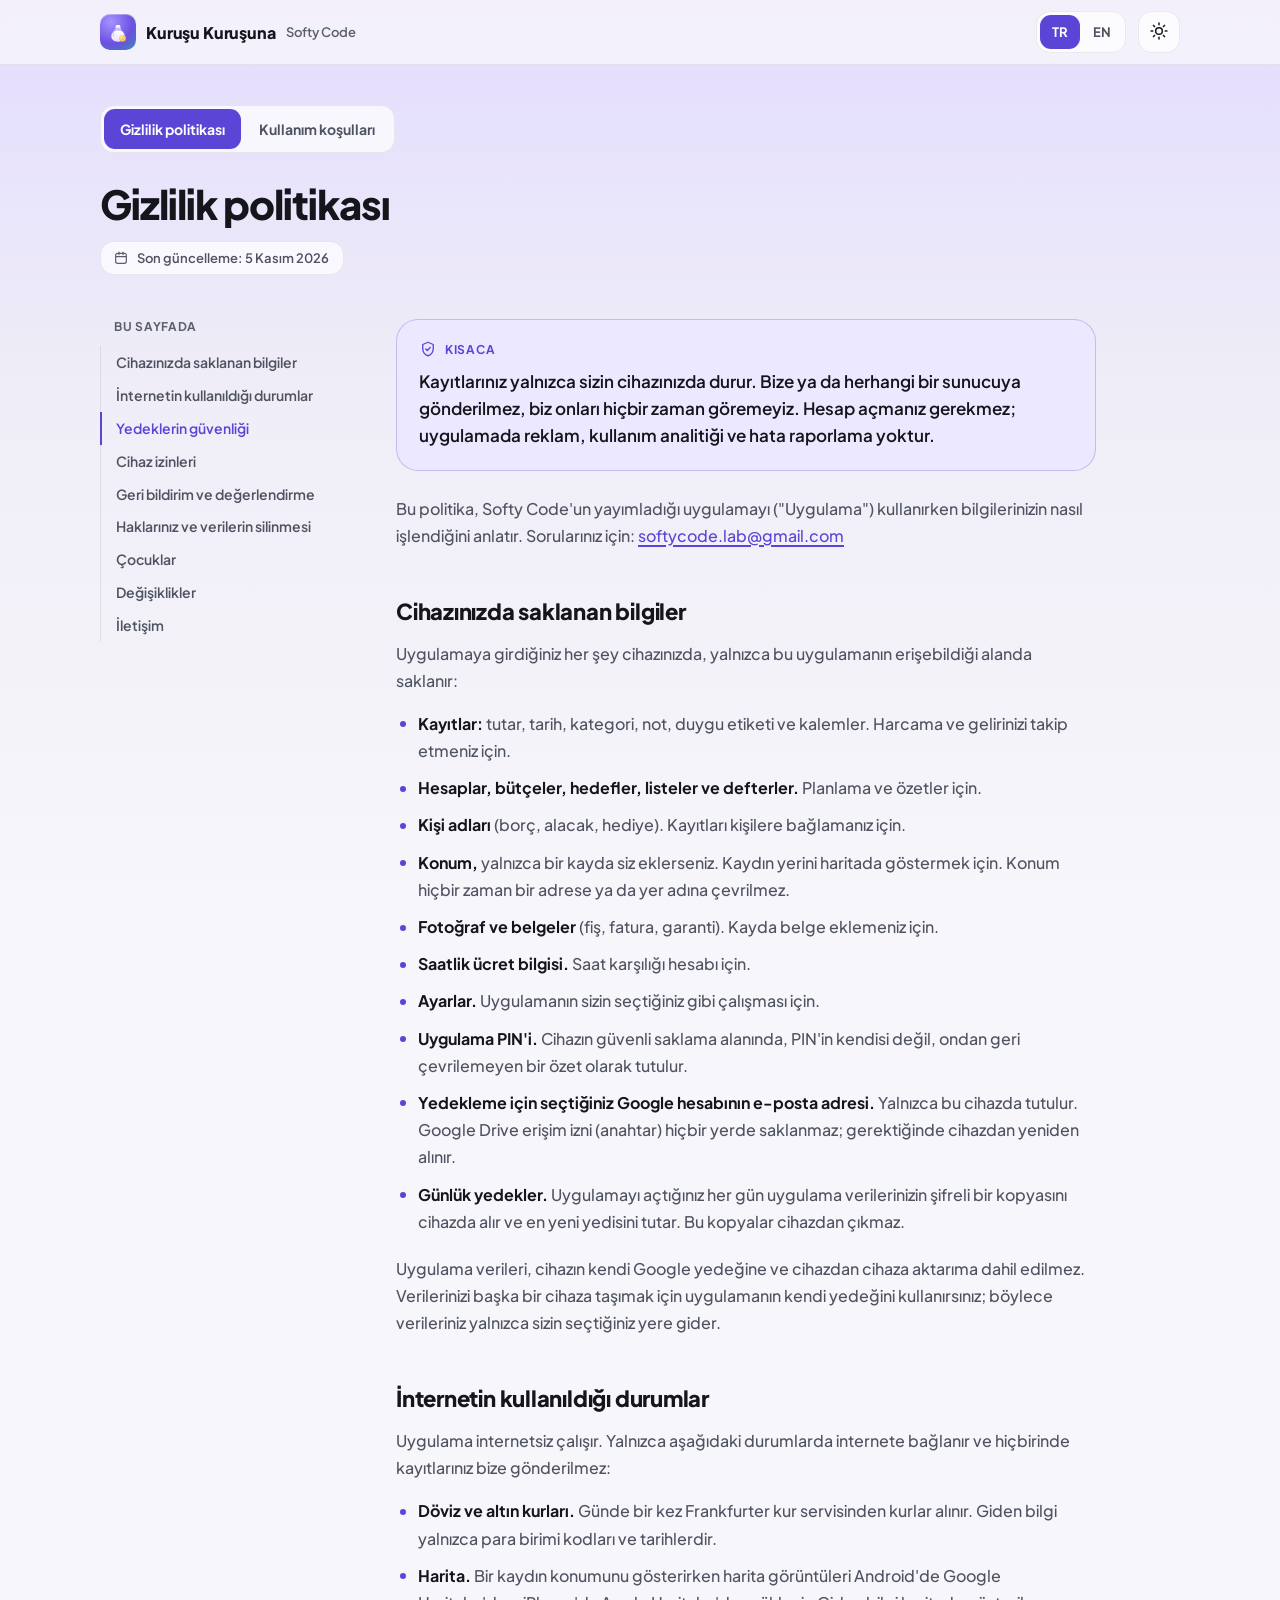
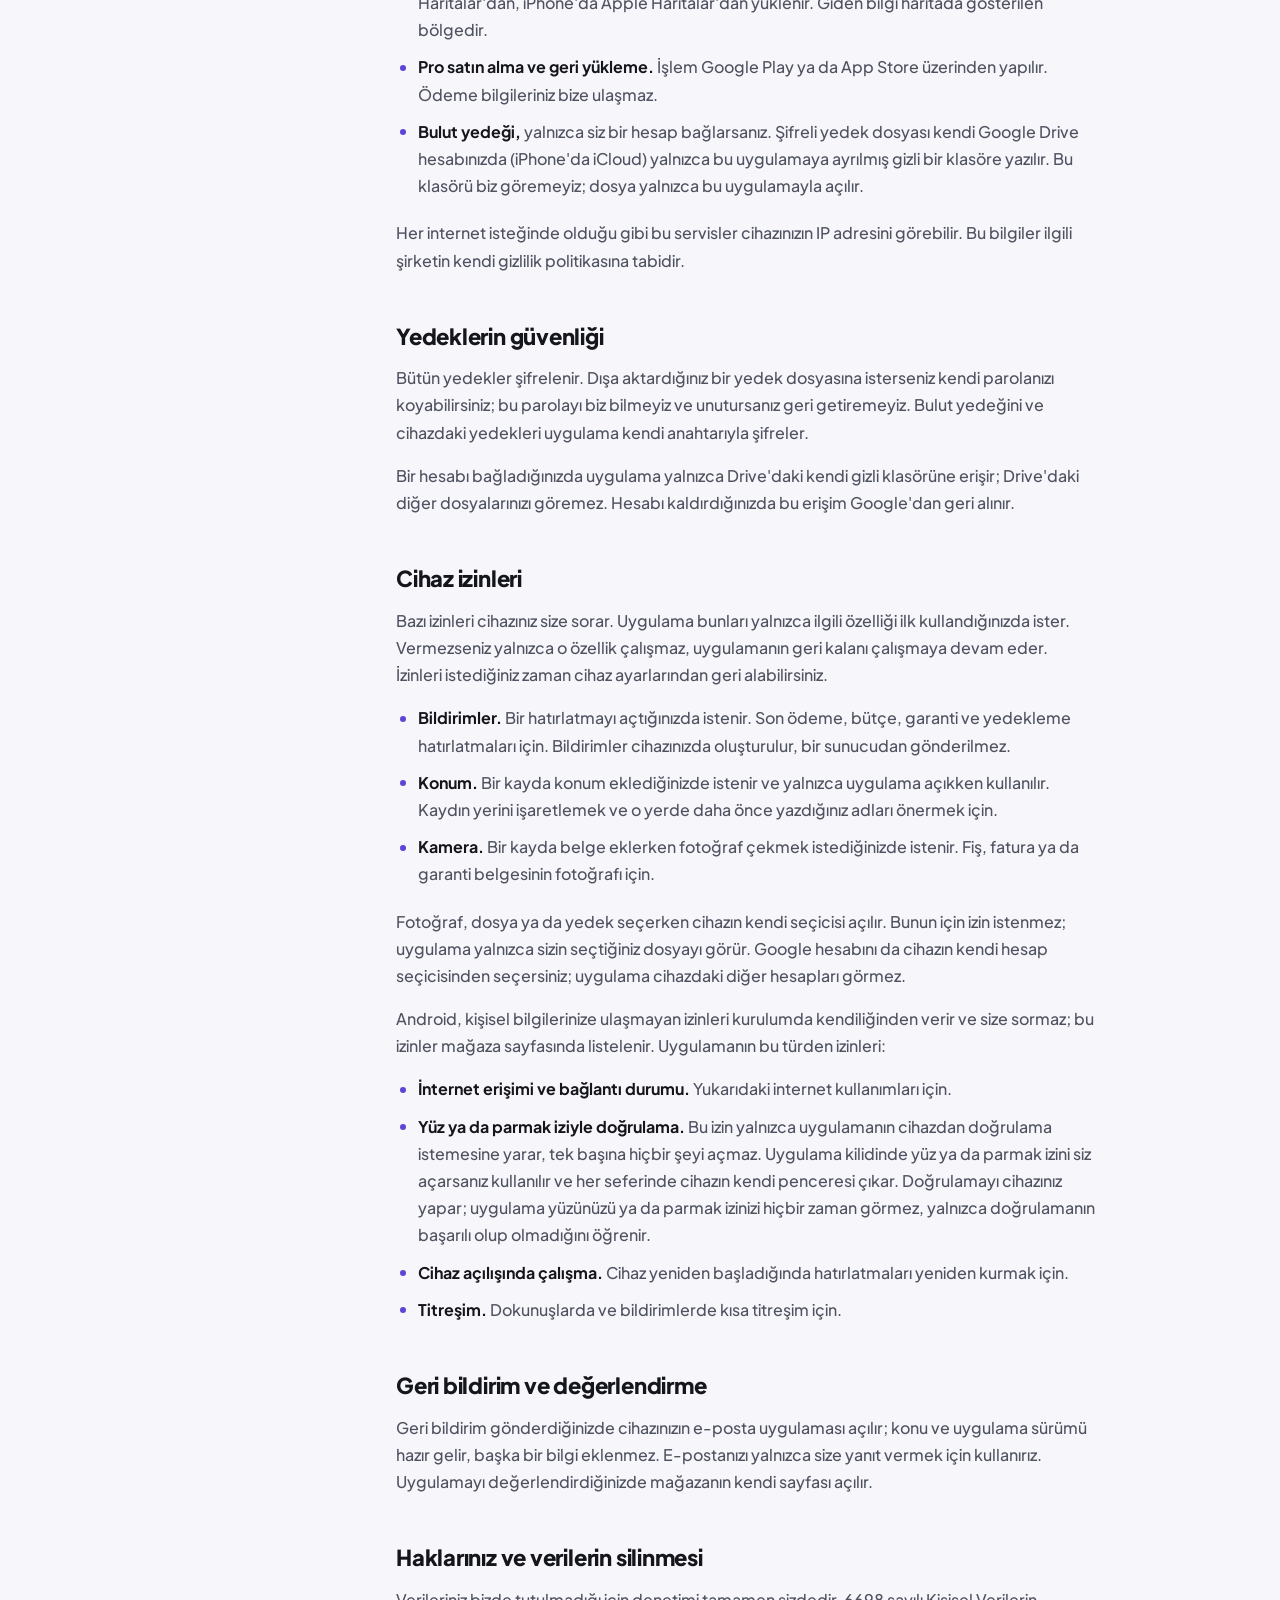
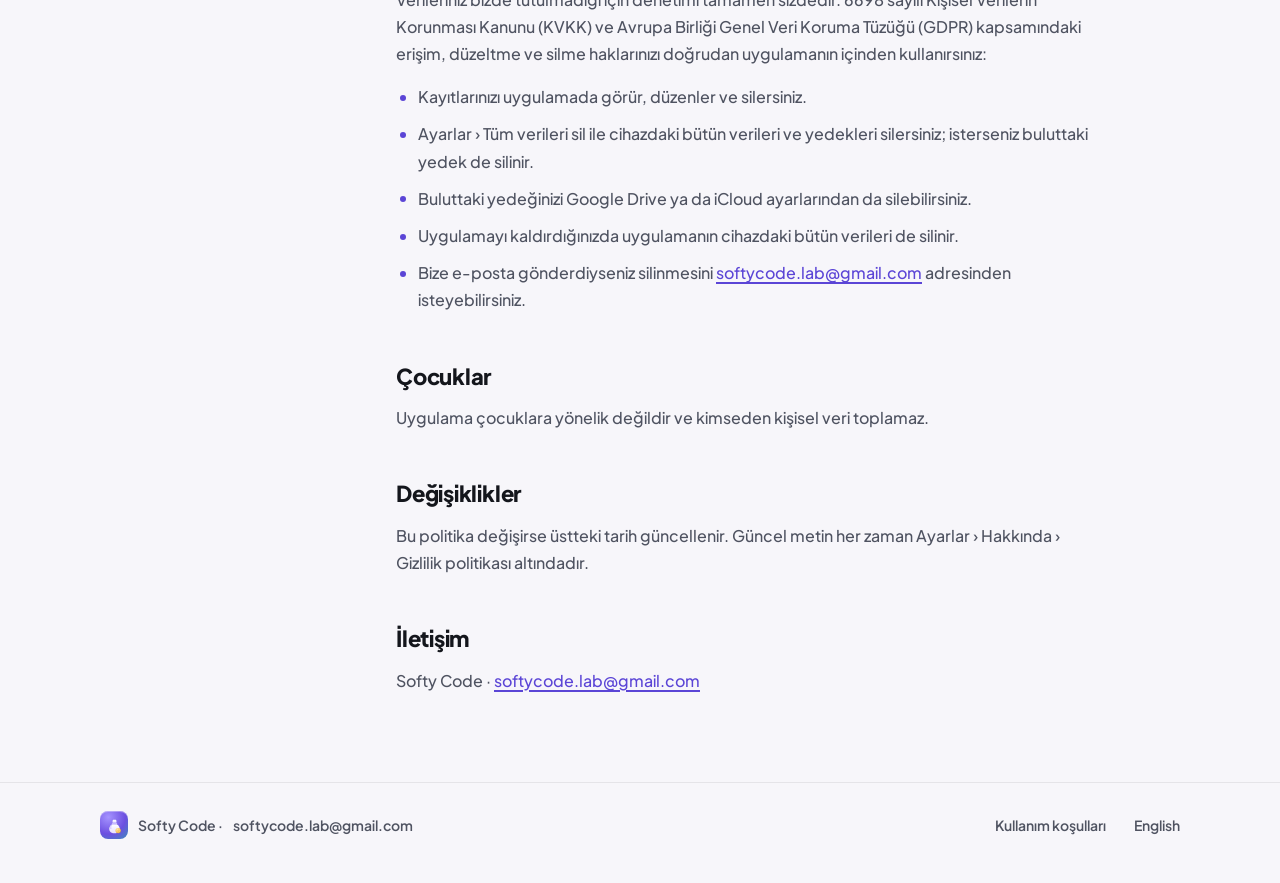
<file: money-tracker/tr/privacy/index.html>
<!doctype html>
<html lang="tr"><head><meta charset="utf-8"><meta name="viewport" content="width=device-width,initial-scale=1">
<title>Gizlilik politikası · Kuruşu Kuruşuna</title>
<meta name="description" content="Gizlilik politikası · Kuruşu Kuruşuna · Softy Code">
<meta name="theme-color" content="#17132E" media="(prefers-color-scheme: dark)"><meta name="theme-color" content="#EFEDF7" media="(prefers-color-scheme: light)">
<link rel="alternate" hreflang="tr" href="./"><link rel="alternate" hreflang="en" href="../../en/privacy/">
<link rel="icon" type="image/png" sizes="32x32" href="../../assets/icon-32.png"><link rel="apple-touch-icon" href="../../assets/icon-180.png">
<script>(function(){try{var t=localStorage.getItem('theme')}catch(e){}if(!t)t=matchMedia('(prefers-color-scheme: light)').matches?'light':'dark';document.documentElement.dataset.theme=t})();</script>
<link rel="stylesheet" href="../../assets/site.css">
</head>
<body>
<header class="top"><div class="wrap">
<a class="brand" href="../"><span class="mark"><svg viewBox="0 0 64 64" fill="none" aria-hidden="true"><defs><linearGradient id="top-lb" x1="0" y1="0" x2="0" y2="1"><stop offset="0" stop-color="#fff"/><stop offset="1" stop-color="#E7DFFF"/></linearGradient><radialGradient id="top-lg" cx="35%" cy="28%" r="80%"><stop offset="0" stop-color="#FFE39A"/><stop offset=".55" stop-color="#F4BC4E"/><stop offset="1" stop-color="#DC9A2C"/></radialGradient></defs><path d="M26 23 C24.6 19 25.3 15.4 27.6 13 L36.4 13 C38.7 15.4 39.4 19 38 23 Z" fill="url(#top-lb)"/><path d="M24.5 27.5 C15.5 32.5 12 42 15.5 49.5 C18.5 55.5 25 58 32 58 C39 58 45.5 55.5 48.5 49.5 C52 42 48.5 32.5 39.5 27.5 Z" fill="url(#top-lb)"/><rect x="23" y="22.6" width="18" height="5.4" rx="2.7" fill="#C6B7FF"/><path d="M24.5 27.5 C20 31 18.2 35.5 19.6 40" stroke="#C6B7FF" stroke-width="2.4" stroke-linecap="round"/><circle cx="19.7" cy="41.3" r="1.8" fill="#C6B7FF"/><circle cx="44.5" cy="49" r="9" fill="url(#top-lg)"/><circle cx="44.5" cy="49" r="5.8" stroke="#FFF3CF" stroke-width="1.5" opacity=".8"/></svg></span><b>Kuruşu Kuruşuna</b><small>Softy Code</small></a>
<nav class="seg" aria-label="Dil"><a href="./" lang="tr" hreflang="tr" aria-current="true">TR</a><a href="../../en/privacy/" lang="en" hreflang="en">EN</a></nav>
<button class="ibtn" type="button" aria-label="Temayı değiştir" title="Temayı değiştir"><span class="i-moon"><svg width="20" height="20" viewBox="0 0 24 24" fill="none" stroke="currentColor" stroke-width="1.8" stroke-linecap="round" stroke-linejoin="round" aria-hidden="true"><path d="M20 14.5A8 8 0 1 1 9.5 4a6.5 6.5 0 0 0 10.5 10.5z"/></svg></span><span class="i-sun"><svg width="20" height="20" viewBox="0 0 24 24" fill="none" stroke="currentColor" stroke-width="1.8" stroke-linecap="round" stroke-linejoin="round" aria-hidden="true"><circle cx="12" cy="12" r="4"/><path d="M12 2.5v2M12 19.5v2M2.5 12h2M19.5 12h2M5.3 5.3l1.4 1.4M17.3 17.3l1.4 1.4M5.3 18.7l1.4-1.4M17.3 6.7l1.4-1.4"/></svg></span></button>
</div></header>
<main class="wrap">
<div class="hero">
<nav class="seg docs" aria-label="Diğer belge"><a href="./" aria-current="page">Gizlilik politikası</a><a href="../terms/">Kullanım koşulları</a></nav>
<h1>Gizlilik politikası</h1>
<div class="meta"><svg width="16" height="16" viewBox="0 0 24 24" fill="none" stroke="currentColor" stroke-width="1.8" stroke-linecap="round" stroke-linejoin="round" aria-hidden="true"><rect x="4" y="5" width="16" height="15" rx="3"/><path d="M4 10h16M9 3v4M15 3v4"/></svg>Son güncelleme: 5 Kasım 2026</div>
</div>
<div class="grid">
<aside class="toc" aria-label="Bu sayfada"><p class="lbl">Bu sayfada</p><ol><li><a href="#cihazinizda-saklanan-bilgiler">Cihazınızda saklanan bilgiler</a></li><li><a href="#internetin-kullanildigi-durumlar">İnternetin kullanıldığı durumlar</a></li><li><a href="#yedeklerin-guvenligi">Yedeklerin güvenliği</a></li><li><a href="#cihaz-izinleri">Cihaz izinleri</a></li><li><a href="#geri-bildirim-ve-degerlendirme">Geri bildirim ve değerlendirme</a></li><li><a href="#haklariniz-ve-verilerin-silinmesi">Haklarınız ve verilerin silinmesi</a></li><li><a href="#cocuklar">Çocuklar</a></li><li><a href="#degisiklikler">Değişiklikler</a></li><li><a href="#iletisim">İletişim</a></li></ol></aside>
<article class="doc">
<div class="brief"><div class="lbl"><svg width="18" height="18" viewBox="0 0 24 24" fill="none" stroke="currentColor" stroke-width="1.8" stroke-linecap="round" stroke-linejoin="round" aria-hidden="true"><path d="M12 3 5 6v5.5c0 4.4 3 8 7 9.5 4-1.5 7-5.1 7-9.5V6z"/><path d="m9 12 2 2 4-4"/></svg>Kısaca</div><p>Kayıtlarınız yalnızca sizin cihazınızda durur. Bize ya da herhangi bir sunucuya gönderilmez, biz onları hiçbir zaman göremeyiz. Hesap açmanız gerekmez; uygulamada reklam, kullanım analitiği ve hata raporlama yoktur.</p></div>
<details class="toc-m"><summary>Bu sayfada<svg width="20" height="20" viewBox="0 0 24 24" fill="none" stroke="currentColor" stroke-width="1.8" stroke-linecap="round" stroke-linejoin="round" aria-hidden="true"><path d="m6 9 6 6 6-6"/></svg></summary><ol><li><a href="#cihazinizda-saklanan-bilgiler">Cihazınızda saklanan bilgiler</a></li><li><a href="#internetin-kullanildigi-durumlar">İnternetin kullanıldığı durumlar</a></li><li><a href="#yedeklerin-guvenligi">Yedeklerin güvenliği</a></li><li><a href="#cihaz-izinleri">Cihaz izinleri</a></li><li><a href="#geri-bildirim-ve-degerlendirme">Geri bildirim ve değerlendirme</a></li><li><a href="#haklariniz-ve-verilerin-silinmesi">Haklarınız ve verilerin silinmesi</a></li><li><a href="#cocuklar">Çocuklar</a></li><li><a href="#degisiklikler">Değişiklikler</a></li><li><a href="#iletisim">İletişim</a></li></ol></details>
<p>Bu politika, Softy Code'un yayımladığı uygulamayı (&quot;Uygulama&quot;) kullanırken bilgilerinizin nasıl işlendiğini anlatır. Sorularınız için: <a href="mailto:softycode.lab@gmail.com">softycode.lab@gmail.com</a></p>
<h2 id="cihazinizda-saklanan-bilgiler"><a class="anc" href="#cihazinizda-saklanan-bilgiler" aria-label="#">#</a>Cihazınızda saklanan bilgiler</h2>
<p>Uygulamaya girdiğiniz her şey cihazınızda, yalnızca bu uygulamanın erişebildiği alanda saklanır:</p>
<ul>
<li><strong>Kayıtlar:</strong> tutar, tarih, kategori, not, duygu etiketi ve kalemler. Harcama ve gelirinizi takip etmeniz için.</li>
<li><strong>Hesaplar, bütçeler, hedefler, listeler ve defterler.</strong> Planlama ve özetler için.</li>
<li><strong>Kişi adları</strong> (borç, alacak, hediye). Kayıtları kişilere bağlamanız için.</li>
<li><strong>Konum,</strong> yalnızca bir kayda siz eklerseniz. Kaydın yerini haritada göstermek için. Konum hiçbir zaman bir adrese ya da yer adına çevrilmez.</li>
<li><strong>Fotoğraf ve belgeler</strong> (fiş, fatura, garanti). Kayda belge eklemeniz için.</li>
<li><strong>Saatlik ücret bilgisi.</strong> Saat karşılığı hesabı için.</li>
<li><strong>Ayarlar.</strong> Uygulamanın sizin seçtiğiniz gibi çalışması için.</li>
<li><strong>Uygulama PIN'i.</strong> Cihazın güvenli saklama alanında, PIN'in kendisi değil, ondan geri çevrilemeyen bir özet olarak tutulur.</li>
<li><strong>Yedekleme için seçtiğiniz Google hesabının e-posta adresi.</strong> Yalnızca bu cihazda tutulur. Google Drive erişim izni (anahtar) hiçbir yerde saklanmaz; gerektiğinde cihazdan yeniden alınır.</li>
<li><strong>Günlük yedekler.</strong> Uygulamayı açtığınız her gün uygulama verilerinizin şifreli bir kopyasını cihazda alır ve en yeni yedisini tutar. Bu kopyalar cihazdan çıkmaz.</li>
</ul>
<p>Uygulama verileri, cihazın kendi Google yedeğine ve cihazdan cihaza aktarıma dahil edilmez. Verilerinizi başka bir cihaza taşımak için uygulamanın kendi yedeğini kullanırsınız; böylece verileriniz yalnızca sizin seçtiğiniz yere gider.</p>
<h2 id="internetin-kullanildigi-durumlar"><a class="anc" href="#internetin-kullanildigi-durumlar" aria-label="#">#</a>İnternetin kullanıldığı durumlar</h2>
<p>Uygulama internetsiz çalışır. Yalnızca aşağıdaki durumlarda internete bağlanır ve hiçbirinde kayıtlarınız bize gönderilmez:</p>
<ul>
<li><strong>Döviz ve altın kurları.</strong> Günde bir kez Frankfurter kur servisinden kurlar alınır. Giden bilgi yalnızca para birimi kodları ve tarihlerdir.</li>
<li><strong>Harita.</strong> Bir kaydın konumunu gösterirken harita görüntüleri Android'de Google Haritalar'dan, iPhone'da Apple Haritalar'dan yüklenir. Giden bilgi haritada gösterilen bölgedir.</li>
<li><strong>Pro satın alma ve geri yükleme.</strong> İşlem Google Play ya da App Store üzerinden yapılır. Ödeme bilgileriniz bize ulaşmaz.</li>
<li><strong>Bulut yedeği,</strong> yalnızca siz bir hesap bağlarsanız. Şifreli yedek dosyası kendi Google Drive hesabınızda (iPhone'da iCloud) yalnızca bu uygulamaya ayrılmış gizli bir klasöre yazılır. Bu klasörü biz göremeyiz; dosya yalnızca bu uygulamayla açılır.</li>
</ul>
<p>Her internet isteğinde olduğu gibi bu servisler cihazınızın IP adresini görebilir. Bu bilgiler ilgili şirketin kendi gizlilik politikasına tabidir.</p>
<h2 id="yedeklerin-guvenligi"><a class="anc" href="#yedeklerin-guvenligi" aria-label="#">#</a>Yedeklerin güvenliği</h2>
<p>Bütün yedekler şifrelenir. Dışa aktardığınız bir yedek dosyasına isterseniz kendi parolanızı koyabilirsiniz; bu parolayı biz bilmeyiz ve unutursanız geri getiremeyiz. Bulut yedeğini ve cihazdaki yedekleri uygulama kendi anahtarıyla şifreler.</p>
<p>Bir hesabı bağladığınızda uygulama yalnızca Drive'daki kendi gizli klasörüne erişir; Drive'daki diğer dosyalarınızı göremez. Hesabı kaldırdığınızda bu erişim Google'dan geri alınır.</p>
<h2 id="cihaz-izinleri"><a class="anc" href="#cihaz-izinleri" aria-label="#">#</a>Cihaz izinleri</h2>
<p>Bazı izinleri cihazınız size sorar. Uygulama bunları yalnızca ilgili özelliği ilk kullandığınızda ister. Vermezseniz yalnızca o özellik çalışmaz, uygulamanın geri kalanı çalışmaya devam eder. İzinleri istediğiniz zaman cihaz ayarlarından geri alabilirsiniz.</p>
<ul>
<li><strong>Bildirimler.</strong> Bir hatırlatmayı açtığınızda istenir. Son ödeme, bütçe, garanti ve yedekleme hatırlatmaları için. Bildirimler cihazınızda oluşturulur, bir sunucudan gönderilmez.</li>
<li><strong>Konum.</strong> Bir kayda konum eklediğinizde istenir ve yalnızca uygulama açıkken kullanılır. Kaydın yerini işaretlemek ve o yerde daha önce yazdığınız adları önermek için.</li>
<li><strong>Kamera.</strong> Bir kayda belge eklerken fotoğraf çekmek istediğinizde istenir. Fiş, fatura ya da garanti belgesinin fotoğrafı için.</li>
</ul>
<p>Fotoğraf, dosya ya da yedek seçerken cihazın kendi seçicisi açılır. Bunun için izin istenmez; uygulama yalnızca sizin seçtiğiniz dosyayı görür. Google hesabını da cihazın kendi hesap seçicisinden seçersiniz; uygulama cihazdaki diğer hesapları görmez.</p>
<p>Android, kişisel bilgilerinize ulaşmayan izinleri kurulumda kendiliğinden verir ve size sormaz; bu izinler mağaza sayfasında listelenir. Uygulamanın bu türden izinleri:</p>
<ul>
<li><strong>İnternet erişimi ve bağlantı durumu.</strong> Yukarıdaki internet kullanımları için.</li>
<li><strong>Yüz ya da parmak iziyle doğrulama.</strong> Bu izin yalnızca uygulamanın cihazdan doğrulama istemesine yarar, tek başına hiçbir şeyi açmaz. Uygulama kilidinde yüz ya da parmak izini siz açarsanız kullanılır ve her seferinde cihazın kendi penceresi çıkar. Doğrulamayı cihazınız yapar; uygulama yüzünüzü ya da parmak izinizi hiçbir zaman görmez, yalnızca doğrulamanın başarılı olup olmadığını öğrenir.</li>
<li><strong>Cihaz açılışında çalışma.</strong> Cihaz yeniden başladığında hatırlatmaları yeniden kurmak için.</li>
<li><strong>Titreşim.</strong> Dokunuşlarda ve bildirimlerde kısa titreşim için.</li>
</ul>
<h2 id="geri-bildirim-ve-degerlendirme"><a class="anc" href="#geri-bildirim-ve-degerlendirme" aria-label="#">#</a>Geri bildirim ve değerlendirme</h2>
<p>Geri bildirim gönderdiğinizde cihazınızın e-posta uygulaması açılır; konu ve uygulama sürümü hazır gelir, başka bir bilgi eklenmez. E-postanızı yalnızca size yanıt vermek için kullanırız. Uygulamayı değerlendirdiğinizde mağazanın kendi sayfası açılır.</p>
<h2 id="haklariniz-ve-verilerin-silinmesi"><a class="anc" href="#haklariniz-ve-verilerin-silinmesi" aria-label="#">#</a>Haklarınız ve verilerin silinmesi</h2>
<p>Verileriniz bizde tutulmadığı için denetimi tamamen sizdedir. 6698 sayılı Kişisel Verilerin Korunması Kanunu (KVKK) ve Avrupa Birliği Genel Veri Koruma Tüzüğü (GDPR) kapsamındaki erişim, düzeltme ve silme haklarınızı doğrudan uygulamanın içinden kullanırsınız:</p>
<ul>
<li>Kayıtlarınızı uygulamada görür, düzenler ve silersiniz.</li>
<li>Ayarlar › Tüm verileri sil ile cihazdaki bütün verileri ve yedekleri silersiniz; isterseniz buluttaki yedek de silinir.</li>
<li>Buluttaki yedeğinizi Google Drive ya da iCloud ayarlarından da silebilirsiniz.</li>
<li>Uygulamayı kaldırdığınızda uygulamanın cihazdaki bütün verileri de silinir.</li>
<li>Bize e-posta gönderdiyseniz silinmesini <a href="mailto:softycode.lab@gmail.com">softycode.lab@gmail.com</a> adresinden isteyebilirsiniz.</li>
</ul>
<h2 id="cocuklar"><a class="anc" href="#cocuklar" aria-label="#">#</a>Çocuklar</h2>
<p>Uygulama çocuklara yönelik değildir ve kimseden kişisel veri toplamaz.</p>
<h2 id="degisiklikler"><a class="anc" href="#degisiklikler" aria-label="#">#</a>Değişiklikler</h2>
<p>Bu politika değişirse üstteki tarih güncellenir. Güncel metin her zaman Ayarlar › Hakkında › Gizlilik politikası altındadır.</p>
<h2 id="iletisim"><a class="anc" href="#iletisim" aria-label="#">#</a>İletişim</h2>
<p>Softy Code · <a href="mailto:softycode.lab@gmail.com">softycode.lab@gmail.com</a></p>
</article>
</div>
</main>
<footer class="foot"><div class="wrap">
<span class="co"><span class="mark"><svg viewBox="0 0 64 64" fill="none" aria-hidden="true"><defs><linearGradient id="foot-lb" x1="0" y1="0" x2="0" y2="1"><stop offset="0" stop-color="#fff"/><stop offset="1" stop-color="#E7DFFF"/></linearGradient><radialGradient id="foot-lg" cx="35%" cy="28%" r="80%"><stop offset="0" stop-color="#FFE39A"/><stop offset=".55" stop-color="#F4BC4E"/><stop offset="1" stop-color="#DC9A2C"/></radialGradient></defs><path d="M26 23 C24.6 19 25.3 15.4 27.6 13 L36.4 13 C38.7 15.4 39.4 19 38 23 Z" fill="url(#foot-lb)"/><path d="M24.5 27.5 C15.5 32.5 12 42 15.5 49.5 C18.5 55.5 25 58 32 58 C39 58 45.5 55.5 48.5 49.5 C52 42 48.5 32.5 39.5 27.5 Z" fill="url(#foot-lb)"/><rect x="23" y="22.6" width="18" height="5.4" rx="2.7" fill="#C6B7FF"/><path d="M24.5 27.5 C20 31 18.2 35.5 19.6 40" stroke="#C6B7FF" stroke-width="2.4" stroke-linecap="round"/><circle cx="19.7" cy="41.3" r="1.8" fill="#C6B7FF"/><circle cx="44.5" cy="49" r="9" fill="url(#foot-lg)"/><circle cx="44.5" cy="49" r="5.8" stroke="#FFF3CF" stroke-width="1.5" opacity=".8"/></svg></span>Softy Code · <a href="mailto:softycode.lab@gmail.com">softycode.lab@gmail.com</a></span>
<a class="alt" href="../terms/">Kullanım koşulları</a>
<a class="alt" href="../../en/privacy/" lang="en">English</a>
</div></footer>
<script src="../../assets/site.js"></script>
</body></html>
</file>
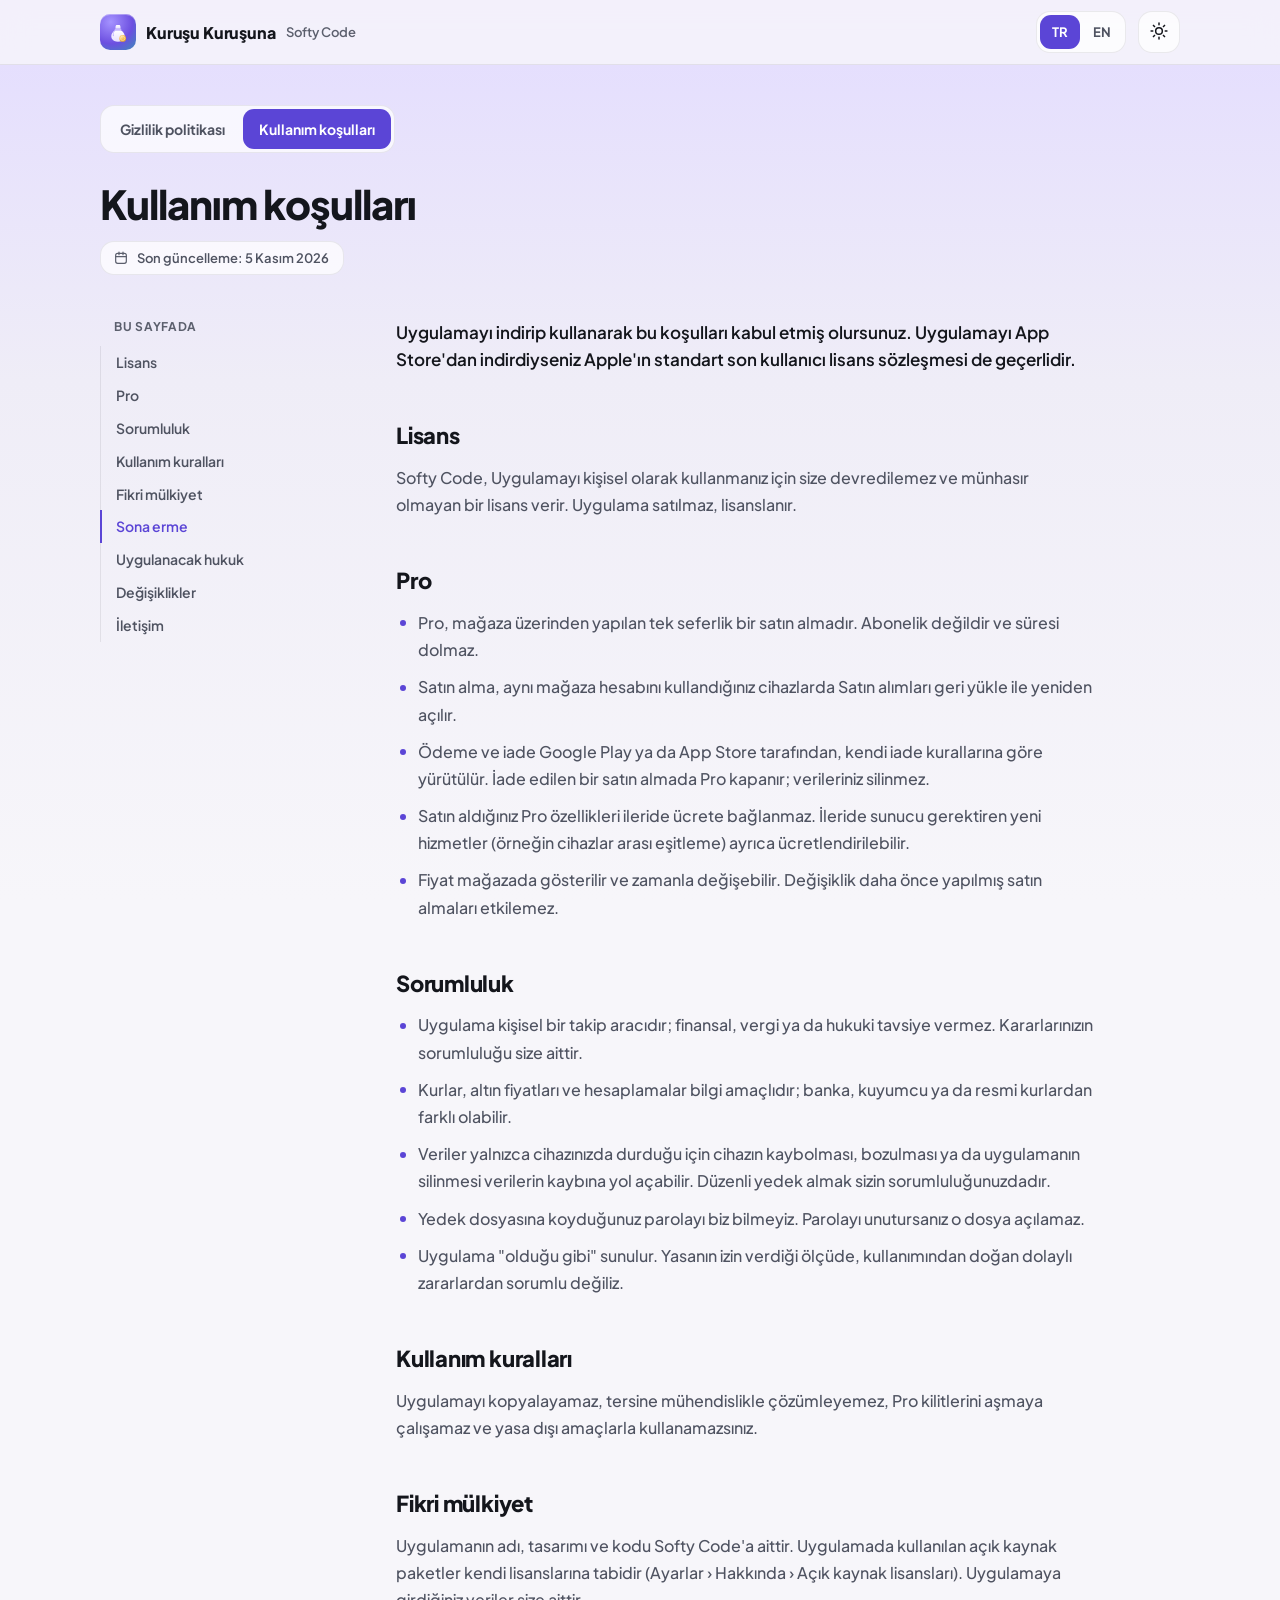
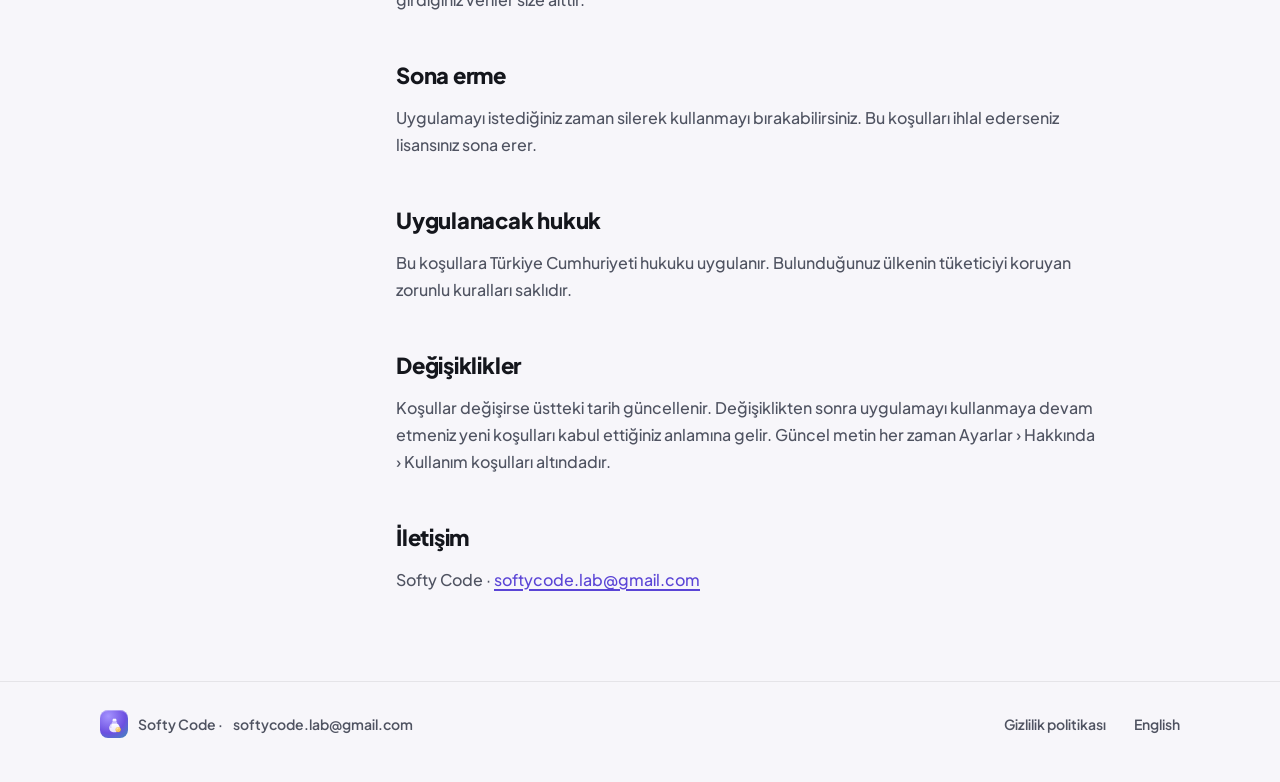
<file: money-tracker/tr/terms/index.html>
<!doctype html>
<html lang="tr"><head><meta charset="utf-8"><meta name="viewport" content="width=device-width,initial-scale=1">
<title>Kullanım koşulları · Kuruşu Kuruşuna</title>
<meta name="description" content="Kullanım koşulları · Kuruşu Kuruşuna · Softy Code">
<meta name="theme-color" content="#17132E" media="(prefers-color-scheme: dark)"><meta name="theme-color" content="#EFEDF7" media="(prefers-color-scheme: light)">
<link rel="alternate" hreflang="tr" href="./"><link rel="alternate" hreflang="en" href="../../en/terms/">
<link rel="icon" type="image/png" sizes="32x32" href="../../assets/icon-32.png"><link rel="apple-touch-icon" href="../../assets/icon-180.png">
<script>(function(){try{var t=localStorage.getItem('theme')}catch(e){}if(!t)t=matchMedia('(prefers-color-scheme: light)').matches?'light':'dark';document.documentElement.dataset.theme=t})();</script>
<link rel="stylesheet" href="../../assets/site.css">
</head>
<body>
<header class="top"><div class="wrap">
<a class="brand" href="../"><span class="mark"><svg viewBox="0 0 64 64" fill="none" aria-hidden="true"><defs><linearGradient id="top-lb" x1="0" y1="0" x2="0" y2="1"><stop offset="0" stop-color="#fff"/><stop offset="1" stop-color="#E7DFFF"/></linearGradient><radialGradient id="top-lg" cx="35%" cy="28%" r="80%"><stop offset="0" stop-color="#FFE39A"/><stop offset=".55" stop-color="#F4BC4E"/><stop offset="1" stop-color="#DC9A2C"/></radialGradient></defs><path d="M26 23 C24.6 19 25.3 15.4 27.6 13 L36.4 13 C38.7 15.4 39.4 19 38 23 Z" fill="url(#top-lb)"/><path d="M24.5 27.5 C15.5 32.5 12 42 15.5 49.5 C18.5 55.5 25 58 32 58 C39 58 45.5 55.5 48.5 49.5 C52 42 48.5 32.5 39.5 27.5 Z" fill="url(#top-lb)"/><rect x="23" y="22.6" width="18" height="5.4" rx="2.7" fill="#C6B7FF"/><path d="M24.5 27.5 C20 31 18.2 35.5 19.6 40" stroke="#C6B7FF" stroke-width="2.4" stroke-linecap="round"/><circle cx="19.7" cy="41.3" r="1.8" fill="#C6B7FF"/><circle cx="44.5" cy="49" r="9" fill="url(#top-lg)"/><circle cx="44.5" cy="49" r="5.8" stroke="#FFF3CF" stroke-width="1.5" opacity=".8"/></svg></span><b>Kuruşu Kuruşuna</b><small>Softy Code</small></a>
<nav class="seg" aria-label="Dil"><a href="./" lang="tr" hreflang="tr" aria-current="true">TR</a><a href="../../en/terms/" lang="en" hreflang="en">EN</a></nav>
<button class="ibtn" type="button" aria-label="Temayı değiştir" title="Temayı değiştir"><span class="i-moon"><svg width="20" height="20" viewBox="0 0 24 24" fill="none" stroke="currentColor" stroke-width="1.8" stroke-linecap="round" stroke-linejoin="round" aria-hidden="true"><path d="M20 14.5A8 8 0 1 1 9.5 4a6.5 6.5 0 0 0 10.5 10.5z"/></svg></span><span class="i-sun"><svg width="20" height="20" viewBox="0 0 24 24" fill="none" stroke="currentColor" stroke-width="1.8" stroke-linecap="round" stroke-linejoin="round" aria-hidden="true"><circle cx="12" cy="12" r="4"/><path d="M12 2.5v2M12 19.5v2M2.5 12h2M19.5 12h2M5.3 5.3l1.4 1.4M17.3 17.3l1.4 1.4M5.3 18.7l1.4-1.4M17.3 6.7l1.4-1.4"/></svg></span></button>
</div></header>
<main class="wrap">
<div class="hero">
<nav class="seg docs" aria-label="Diğer belge"><a href="../privacy/">Gizlilik politikası</a><a href="./" aria-current="page">Kullanım koşulları</a></nav>
<h1>Kullanım koşulları</h1>
<div class="meta"><svg width="16" height="16" viewBox="0 0 24 24" fill="none" stroke="currentColor" stroke-width="1.8" stroke-linecap="round" stroke-linejoin="round" aria-hidden="true"><rect x="4" y="5" width="16" height="15" rx="3"/><path d="M4 10h16M9 3v4M15 3v4"/></svg>Son güncelleme: 5 Kasım 2026</div>
</div>
<div class="grid">
<aside class="toc" aria-label="Bu sayfada"><p class="lbl">Bu sayfada</p><ol><li><a href="#lisans">Lisans</a></li><li><a href="#pro">Pro</a></li><li><a href="#sorumluluk">Sorumluluk</a></li><li><a href="#kullanim-kurallari">Kullanım kuralları</a></li><li><a href="#fikri-mulkiyet">Fikri mülkiyet</a></li><li><a href="#sona-erme">Sona erme</a></li><li><a href="#uygulanacak-hukuk">Uygulanacak hukuk</a></li><li><a href="#degisiklikler">Değişiklikler</a></li><li><a href="#iletisim">İletişim</a></li></ol></aside>
<article class="doc">
<p class="lead">Uygulamayı indirip kullanarak bu koşulları kabul etmiş olursunuz. Uygulamayı App Store'dan indirdiyseniz Apple'ın standart son kullanıcı lisans sözleşmesi de geçerlidir.</p>
<details class="toc-m"><summary>Bu sayfada<svg width="20" height="20" viewBox="0 0 24 24" fill="none" stroke="currentColor" stroke-width="1.8" stroke-linecap="round" stroke-linejoin="round" aria-hidden="true"><path d="m6 9 6 6 6-6"/></svg></summary><ol><li><a href="#lisans">Lisans</a></li><li><a href="#pro">Pro</a></li><li><a href="#sorumluluk">Sorumluluk</a></li><li><a href="#kullanim-kurallari">Kullanım kuralları</a></li><li><a href="#fikri-mulkiyet">Fikri mülkiyet</a></li><li><a href="#sona-erme">Sona erme</a></li><li><a href="#uygulanacak-hukuk">Uygulanacak hukuk</a></li><li><a href="#degisiklikler">Değişiklikler</a></li><li><a href="#iletisim">İletişim</a></li></ol></details>
<h2 id="lisans"><a class="anc" href="#lisans" aria-label="#">#</a>Lisans</h2>
<p>Softy Code, Uygulamayı kişisel olarak kullanmanız için size devredilemez ve münhasır olmayan bir lisans verir. Uygulama satılmaz, lisanslanır.</p>
<h2 id="pro"><a class="anc" href="#pro" aria-label="#">#</a>Pro</h2>
<ul>
<li>Pro, mağaza üzerinden yapılan tek seferlik bir satın almadır. Abonelik değildir ve süresi dolmaz.</li>
<li>Satın alma, aynı mağaza hesabını kullandığınız cihazlarda Satın alımları geri yükle ile yeniden açılır.</li>
<li>Ödeme ve iade Google Play ya da App Store tarafından, kendi iade kurallarına göre yürütülür. İade edilen bir satın almada Pro kapanır; verileriniz silinmez.</li>
<li>Satın aldığınız Pro özellikleri ileride ücrete bağlanmaz. İleride sunucu gerektiren yeni hizmetler (örneğin cihazlar arası eşitleme) ayrıca ücretlendirilebilir.</li>
<li>Fiyat mağazada gösterilir ve zamanla değişebilir. Değişiklik daha önce yapılmış satın almaları etkilemez.</li>
</ul>
<h2 id="sorumluluk"><a class="anc" href="#sorumluluk" aria-label="#">#</a>Sorumluluk</h2>
<ul>
<li>Uygulama kişisel bir takip aracıdır; finansal, vergi ya da hukuki tavsiye vermez. Kararlarınızın sorumluluğu size aittir.</li>
<li>Kurlar, altın fiyatları ve hesaplamalar bilgi amaçlıdır; banka, kuyumcu ya da resmi kurlardan farklı olabilir.</li>
<li>Veriler yalnızca cihazınızda durduğu için cihazın kaybolması, bozulması ya da uygulamanın silinmesi verilerin kaybına yol açabilir. Düzenli yedek almak sizin sorumluluğunuzdadır.</li>
<li>Yedek dosyasına koyduğunuz parolayı biz bilmeyiz. Parolayı unutursanız o dosya açılamaz.</li>
<li>Uygulama &quot;olduğu gibi&quot; sunulur. Yasanın izin verdiği ölçüde, kullanımından doğan dolaylı zararlardan sorumlu değiliz.</li>
</ul>
<h2 id="kullanim-kurallari"><a class="anc" href="#kullanim-kurallari" aria-label="#">#</a>Kullanım kuralları</h2>
<p>Uygulamayı kopyalayamaz, tersine mühendislikle çözümleyemez, Pro kilitlerini aşmaya çalışamaz ve yasa dışı amaçlarla kullanamazsınız.</p>
<h2 id="fikri-mulkiyet"><a class="anc" href="#fikri-mulkiyet" aria-label="#">#</a>Fikri mülkiyet</h2>
<p>Uygulamanın adı, tasarımı ve kodu Softy Code'a aittir. Uygulamada kullanılan açık kaynak paketler kendi lisanslarına tabidir (Ayarlar › Hakkında › Açık kaynak lisansları). Uygulamaya girdiğiniz veriler size aittir.</p>
<h2 id="sona-erme"><a class="anc" href="#sona-erme" aria-label="#">#</a>Sona erme</h2>
<p>Uygulamayı istediğiniz zaman silerek kullanmayı bırakabilirsiniz. Bu koşulları ihlal ederseniz lisansınız sona erer.</p>
<h2 id="uygulanacak-hukuk"><a class="anc" href="#uygulanacak-hukuk" aria-label="#">#</a>Uygulanacak hukuk</h2>
<p>Bu koşullara Türkiye Cumhuriyeti hukuku uygulanır. Bulunduğunuz ülkenin tüketiciyi koruyan zorunlu kuralları saklıdır.</p>
<h2 id="degisiklikler"><a class="anc" href="#degisiklikler" aria-label="#">#</a>Değişiklikler</h2>
<p>Koşullar değişirse üstteki tarih güncellenir. Değişiklikten sonra uygulamayı kullanmaya devam etmeniz yeni koşulları kabul ettiğiniz anlamına gelir. Güncel metin her zaman Ayarlar › Hakkında › Kullanım koşulları altındadır.</p>
<h2 id="iletisim"><a class="anc" href="#iletisim" aria-label="#">#</a>İletişim</h2>
<p>Softy Code · <a href="mailto:softycode.lab@gmail.com">softycode.lab@gmail.com</a></p>
</article>
</div>
</main>
<footer class="foot"><div class="wrap">
<span class="co"><span class="mark"><svg viewBox="0 0 64 64" fill="none" aria-hidden="true"><defs><linearGradient id="foot-lb" x1="0" y1="0" x2="0" y2="1"><stop offset="0" stop-color="#fff"/><stop offset="1" stop-color="#E7DFFF"/></linearGradient><radialGradient id="foot-lg" cx="35%" cy="28%" r="80%"><stop offset="0" stop-color="#FFE39A"/><stop offset=".55" stop-color="#F4BC4E"/><stop offset="1" stop-color="#DC9A2C"/></radialGradient></defs><path d="M26 23 C24.6 19 25.3 15.4 27.6 13 L36.4 13 C38.7 15.4 39.4 19 38 23 Z" fill="url(#foot-lb)"/><path d="M24.5 27.5 C15.5 32.5 12 42 15.5 49.5 C18.5 55.5 25 58 32 58 C39 58 45.5 55.5 48.5 49.5 C52 42 48.5 32.5 39.5 27.5 Z" fill="url(#foot-lb)"/><rect x="23" y="22.6" width="18" height="5.4" rx="2.7" fill="#C6B7FF"/><path d="M24.5 27.5 C20 31 18.2 35.5 19.6 40" stroke="#C6B7FF" stroke-width="2.4" stroke-linecap="round"/><circle cx="19.7" cy="41.3" r="1.8" fill="#C6B7FF"/><circle cx="44.5" cy="49" r="9" fill="url(#foot-lg)"/><circle cx="44.5" cy="49" r="5.8" stroke="#FFF3CF" stroke-width="1.5" opacity=".8"/></svg></span>Softy Code · <a href="mailto:softycode.lab@gmail.com">softycode.lab@gmail.com</a></span>
<a class="alt" href="../privacy/">Gizlilik politikası</a>
<a class="alt" href="../../en/terms/" lang="en">English</a>
</div></footer>
<script src="../../assets/site.js"></script>
</body></html>
</file>
<file: money-tracker/assets/site.css>
@font-face {
  font-family: 'Plus Jakarta Sans';
  font-style: normal;
  font-display: swap;
  font-weight: 400;
  src: url(../fonts/plus-jakarta-sans-latin-400-normal.woff2) format('woff2');
  unicode-range: U+0000-00FF,U+0131,U+0152-0153,U+02BB-02BC,U+02C6,U+02DA,U+02DC,U+0304,U+0308,U+0329,U+2000-206F,U+20AC,U+2122,U+2191,U+2193,U+2212,U+2215,U+FEFF,U+FFFD;
}
@font-face {
  font-family: 'Plus Jakarta Sans';
  font-style: normal;
  font-display: swap;
  font-weight: 400;
  src: url(../fonts/plus-jakarta-sans-latin-ext-400-normal.woff2) format('woff2');
  unicode-range: U+0100-02BA,U+02BD-02C5,U+02C7-02CC,U+02CE-02D7,U+02DD-02FF,U+0304,U+0308,U+0329,U+1D00-1DBF,U+1E00-1E9F,U+1EF2-1EFF,U+2020,U+20A0-20AB,U+20AD-20C0,U+2113,U+2C60-2C7F,U+A720-A7FF;
}
@font-face {
  font-family: 'Plus Jakarta Sans';
  font-style: normal;
  font-display: swap;
  font-weight: 500;
  src: url(../fonts/plus-jakarta-sans-latin-500-normal.woff2) format('woff2');
  unicode-range: U+0000-00FF,U+0131,U+0152-0153,U+02BB-02BC,U+02C6,U+02DA,U+02DC,U+0304,U+0308,U+0329,U+2000-206F,U+20AC,U+2122,U+2191,U+2193,U+2212,U+2215,U+FEFF,U+FFFD;
}
@font-face {
  font-family: 'Plus Jakarta Sans';
  font-style: normal;
  font-display: swap;
  font-weight: 500;
  src: url(../fonts/plus-jakarta-sans-latin-ext-500-normal.woff2) format('woff2');
  unicode-range: U+0100-02BA,U+02BD-02C5,U+02C7-02CC,U+02CE-02D7,U+02DD-02FF,U+0304,U+0308,U+0329,U+1D00-1DBF,U+1E00-1E9F,U+1EF2-1EFF,U+2020,U+20A0-20AB,U+20AD-20C0,U+2113,U+2C60-2C7F,U+A720-A7FF;
}
@font-face {
  font-family: 'Plus Jakarta Sans';
  font-style: normal;
  font-display: swap;
  font-weight: 600;
  src: url(../fonts/plus-jakarta-sans-latin-600-normal.woff2) format('woff2');
  unicode-range: U+0000-00FF,U+0131,U+0152-0153,U+02BB-02BC,U+02C6,U+02DA,U+02DC,U+0304,U+0308,U+0329,U+2000-206F,U+20AC,U+2122,U+2191,U+2193,U+2212,U+2215,U+FEFF,U+FFFD;
}
@font-face {
  font-family: 'Plus Jakarta Sans';
  font-style: normal;
  font-display: swap;
  font-weight: 600;
  src: url(../fonts/plus-jakarta-sans-latin-ext-600-normal.woff2) format('woff2');
  unicode-range: U+0100-02BA,U+02BD-02C5,U+02C7-02CC,U+02CE-02D7,U+02DD-02FF,U+0304,U+0308,U+0329,U+1D00-1DBF,U+1E00-1E9F,U+1EF2-1EFF,U+2020,U+20A0-20AB,U+20AD-20C0,U+2113,U+2C60-2C7F,U+A720-A7FF;
}
@font-face {
  font-family: 'Plus Jakarta Sans';
  font-style: normal;
  font-display: swap;
  font-weight: 700;
  src: url(../fonts/plus-jakarta-sans-latin-700-normal.woff2) format('woff2');
  unicode-range: U+0000-00FF,U+0131,U+0152-0153,U+02BB-02BC,U+02C6,U+02DA,U+02DC,U+0304,U+0308,U+0329,U+2000-206F,U+20AC,U+2122,U+2191,U+2193,U+2212,U+2215,U+FEFF,U+FFFD;
}
@font-face {
  font-family: 'Plus Jakarta Sans';
  font-style: normal;
  font-display: swap;
  font-weight: 700;
  src: url(../fonts/plus-jakarta-sans-latin-ext-700-normal.woff2) format('woff2');
  unicode-range: U+0100-02BA,U+02BD-02C5,U+02C7-02CC,U+02CE-02D7,U+02DD-02FF,U+0304,U+0308,U+0329,U+1D00-1DBF,U+1E00-1E9F,U+1EF2-1EFF,U+2020,U+20A0-20AB,U+20AD-20C0,U+2113,U+2C60-2C7F,U+A720-A7FF;
}
@font-face {
  font-family: 'Plus Jakarta Sans';
  font-style: normal;
  font-display: swap;
  font-weight: 800;
  src: url(../fonts/plus-jakarta-sans-latin-800-normal.woff2) format('woff2');
  unicode-range: U+0000-00FF,U+0131,U+0152-0153,U+02BB-02BC,U+02C6,U+02DA,U+02DC,U+0304,U+0308,U+0329,U+2000-206F,U+20AC,U+2122,U+2191,U+2193,U+2212,U+2215,U+FEFF,U+FFFD;
}
@font-face {
  font-family: 'Plus Jakarta Sans';
  font-style: normal;
  font-display: swap;
  font-weight: 800;
  src: url(../fonts/plus-jakarta-sans-latin-ext-800-normal.woff2) format('woff2');
  unicode-range: U+0100-02BA,U+02BD-02C5,U+02C7-02CC,U+02CE-02D7,U+02DD-02FF,U+0304,U+0308,U+0329,U+1D00-1DBF,U+1E00-1E9F,U+1EF2-1EFF,U+2020,U+20A0-20AB,U+20AD-20C0,U+2113,U+2C60-2C7F,U+A720-A7FF;
}
:root{color-scheme:dark;--zA:#2C2163;--zB:#17132E;--zC:#0D0C14;--card:rgba(255,255,255,.055);--card2:rgba(255,255,255,.10);--line:rgba(255,255,255,.08);--bar:rgba(13,12,20,.72);--t1:#F1F2F6;--t2:#A7ABB9;--t3:#8B90A0;--acc:#9C8CFF;--onAcc:#110D24;--accTint:rgba(156,140,255,.16);--accLine:rgba(156,140,255,.32)}
:root[data-theme=light]{color-scheme:light;--zA:#E3DCFF;--zB:#EFEDF7;--zC:#F7F6FA;--card:rgba(255,255,255,.72);--card2:#fff;--line:rgba(20,24,36,.08);--bar:rgba(247,246,250,.8);--t1:#14161C;--t2:#4F5361;--t3:#5B5F6D;--acc:#5B45D6;--onAcc:#fff;--accTint:#ECE8FF;--accLine:rgba(91,69,214,.28)}
*{box-sizing:border-box}
html{scroll-behavior:smooth;-webkit-text-size-adjust:100%}
body{margin:0;font-family:"Plus Jakarta Sans",system-ui,sans-serif;font-weight:500;color:var(--t1);background:var(--zC);background-image:linear-gradient(180deg,var(--zA) 0,var(--zB) 380px,var(--zC) 900px);background-repeat:no-repeat;min-height:100vh;-webkit-font-smoothing:antialiased}
a{color:var(--acc);text-underline-offset:3px;text-decoration-thickness:1.5px}
a:focus-visible,button:focus-visible,summary:focus-visible{outline:2px solid var(--acc);outline-offset:2px;border-radius:10px}
.wrap{max-width:1120px;margin:0 auto;padding:0 20px}
/* üst çubuk */
.top{position:sticky;top:0;z-index:5;background:var(--bar);backdrop-filter:blur(14px);-webkit-backdrop-filter:blur(14px);border-bottom:1px solid var(--line)}
.top .wrap{height:64px;display:flex;align-items:center;gap:12px}
.brand{display:flex;align-items:center;gap:10px;color:var(--t1);text-decoration:none;margin-right:auto;min-width:0}
.mark{width:36px;height:36px;border-radius:10px;flex:none;display:grid;place-items:center;background:radial-gradient(circle at 30% 22%,#A593FF,#6C4FE0 58%,#19B79E 130%);box-shadow:inset 0 1px 0 rgba(255,255,255,.35)}
.mark svg{width:24px;height:24px}
.brand b{font-size:16px;font-weight:800;letter-spacing:-.01em;white-space:nowrap}
.brand small{font-size:13px;color:var(--t3);font-weight:600;white-space:nowrap}
.seg{display:flex;padding:3px;gap:2px;border-radius:14px;background:var(--card);border:1px solid var(--line)}
.seg a{display:grid;place-items:center;min-width:40px;height:34px;padding:0 10px;border-radius:11px;font-size:13px;font-weight:700;color:var(--t2);text-decoration:none}
.seg a[aria-current]{background:var(--acc);color:var(--onAcc)}
.ibtn{width:42px;height:42px;border-radius:14px;border:1px solid var(--line);background:var(--card);color:var(--t1);display:grid;place-items:center;cursor:pointer;padding:0}
.ibtn .i-sun{display:none}:root[data-theme=light] .ibtn .i-sun{display:block}:root[data-theme=light] .ibtn .i-moon{display:none}
/* başlık */
.hero{padding:40px 0 8px}
.docs{display:inline-flex;margin-bottom:28px}
.docs a{height:40px;padding:0 16px;font-size:14px}
h1{font-size:40px;line-height:1.15;font-weight:800;letter-spacing:-.025em;margin:0 0 14px}
.meta{display:inline-flex;align-items:center;gap:8px;height:34px;padding:0 14px 0 12px;border-radius:14px;background:var(--card);border:1px solid var(--line);font-size:13px;color:var(--t2);font-weight:600}
.meta svg{color:var(--t3)}
/* gövde */
.grid{display:grid;grid-template-columns:232px minmax(0,1fr);gap:64px;padding:36px 0 0}
.toc{position:sticky;top:96px;align-self:start;max-height:calc(100vh - 120px);overflow:auto}
.toc .lbl{font-size:12px;font-weight:700;letter-spacing:.06em;text-transform:uppercase;color:var(--t3);margin:0 0 12px 14px}
.toc ol{list-style:none;margin:0;padding:0;border-left:1px solid var(--line)}
.toc li a{display:block;padding:7px 0 7px 14px;margin-left:-1px;border-left:2px solid transparent;font-size:14px;line-height:1.35;font-weight:600;color:var(--t2);text-decoration:none}
.toc li a:hover{color:var(--t1)}
.toc li a.on{color:var(--acc);border-left-color:var(--acc)}
.toc-m{display:none}
.doc{max-width:700px}
.brief{border-radius:22px;padding:20px 22px;background:var(--accTint);border:1px solid var(--accLine);margin:0 0 24px}
.brief .lbl{display:flex;align-items:center;gap:8px;font-size:12px;font-weight:700;letter-spacing:.06em;text-transform:uppercase;color:var(--acc);margin:0 0 10px}
.doc .brief p{font-size:17px;line-height:1.6;color:var(--t1);font-weight:600;margin:0}
.doc h2{font-size:22px;line-height:1.3;font-weight:800;letter-spacing:-.01em;margin:48px 0 14px;scroll-margin-top:88px;position:relative}
.doc h2 .anc{position:absolute;left:-28px;top:0;padding-right:8px;color:var(--t3);text-decoration:none;opacity:0;font-weight:700}
.doc h2:hover .anc,.doc h2 .anc:focus{opacity:1}
.doc p,.doc li{font-size:16px;line-height:1.7;color:var(--t2)}
.doc p{margin:0 0 16px}
.doc .lead{font-size:17px;color:var(--t1);font-weight:600;line-height:1.6;margin-bottom:8px}
.doc strong{color:var(--t1);font-weight:700}
.doc ul{list-style:none;margin:0 0 20px;padding:0;display:flex;flex-direction:column;gap:10px}
.doc li{position:relative;padding-left:22px}
.doc li::before{content:"";position:absolute;left:4px;top:.72em;width:6px;height:6px;border-radius:3px;background:var(--acc)}
/* alt bilgi */
.foot{margin-top:72px;border-top:1px solid var(--line)}
.foot .wrap{display:flex;flex-wrap:wrap;align-items:center;gap:14px 28px;padding-top:28px;padding-bottom:44px;font-size:14px;color:var(--t3);font-weight:600}
.foot .co{display:flex;align-items:center;gap:10px;color:var(--t2);margin-right:auto}
.foot .co .mark{width:28px;height:28px;border-radius:8px}.foot .co .mark svg{width:19px;height:19px}
.foot a{color:var(--t2);text-decoration:none}.foot a:hover{color:var(--t1);text-decoration:underline}
/* dar ekran */
@media (max-width:959px){
 .grid{display:block;padding-top:24px}
 .toc{display:none}
 .toc-m{display:block;margin:0 0 28px;border-radius:22px;background:var(--card);border:1px solid var(--line)}
 .toc-m summary{list-style:none;display:flex;align-items:center;justify-content:space-between;height:52px;padding:0 18px;font-size:15px;font-weight:700;cursor:pointer}
 .toc-m summary::-webkit-details-marker{display:none}
 .toc-m summary svg{color:var(--t3);transition:transform .2s}
 .toc-m[open] summary svg{transform:rotate(180deg)}
 .toc-m ol{list-style:none;margin:0;padding:0 8px 10px}
 .doc .toc-m li{padding:0;font-size:inherit}.doc .toc-m li::before{display:none}
 .toc-m li a{display:block;padding:10px 10px;border-top:1px solid var(--line);font-size:15px;font-weight:600;color:var(--t2);text-decoration:none}
 .doc h2 .anc{display:none}
}
@media (max-width:599px){
 .wrap{padding:0 16px}
 .brand small{display:none}
 .hero{padding-top:24px}
 .docs{display:flex;margin-bottom:22px}.docs a{flex:1;padding:0 8px}
 h1{font-size:30px}
 .doc h2{font-size:20px;margin-top:40px}
 .doc p,.doc li{font-size:15.5px}
 .brief{padding:18px}.doc .brief p{font-size:16px}
 .foot .co{width:100%}
}
@media print{
 .top,.toc,.toc-m,.docs,.foot .alt{display:none}
 body{background:#fff;color:#000}
 :root{--t1:#000;--t2:#222;--t3:#555;--acc:#000;--accTint:#f2f2f2;--accLine:#ccc;--card:#fff;--line:#ccc}
 .grid{display:block}
}
@media (prefers-reduced-motion:reduce){html{scroll-behavior:auto}}
</file>
<file: money-tracker/assets/home.css>
.home{max-width:960px;margin:0 auto}
.hero{display:flex;flex-direction:column;align-items:center;text-align:center;padding:64px 0 8px}
.hero .icon{width:112px;height:112px;border-radius:30px;display:grid;place-items:center;background:radial-gradient(circle at 30% 22%,#A593FF,#6C4FE0 58%,#19B79E 130%);box-shadow:0 24px 54px rgba(108,79,224,.42),inset 0 1px 0 rgba(255,255,255,.35)}
.hero .icon svg{width:74px;height:74px}
.hero h1{margin:26px 0 6px;font-size:48px}
.hero .sub{font-size:18px;font-weight:700;color:var(--acc);letter-spacing:.01em}
.hero .lead{max-width:560px;font-size:19px;line-height:1.55;color:var(--t2);margin:18px 0 0;font-weight:500}
.facts{display:flex;flex-wrap:wrap;justify-content:center;gap:8px;margin-top:24px}
.facts span{display:inline-flex;align-items:center;gap:7px;height:36px;padding:0 14px 0 11px;border-radius:14px;background:var(--card);border:1px solid var(--line);font-size:14px;font-weight:600;color:var(--t1)}
.facts svg{color:var(--acc)}
.doclinks{margin-top:22px;font-size:15px;font-weight:600;display:flex;gap:18px;justify-content:center;flex-wrap:wrap}
.sec{margin-top:72px}
.sec h2{font-size:26px;font-weight:800;letter-spacing:-.015em;margin:0 0 18px}
.feats{display:grid;grid-template-columns:repeat(2,minmax(0,1fr));gap:14px}
.feat{background:var(--card);border:1px solid var(--line);border-radius:22px;padding:20px;display:flex;gap:14px;align-items:flex-start}
.feat .ti{width:44px;height:44px;border-radius:14px;flex:none;display:grid;place-items:center;background:var(--accTint);color:var(--acc)}
.feat b{display:block;font-size:17px;font-weight:700;margin:1px 0 6px}
.feat p{margin:0;font-size:15px;line-height:1.55;color:var(--t2)}
.data{background:var(--accTint);border:1px solid var(--accLine);border-radius:28px;padding:28px}
.data h2{display:flex;align-items:center;gap:10px;margin-bottom:12px}
.data h2 svg{color:var(--acc)}
.data>p{margin:0 0 16px;font-size:17px;line-height:1.6;color:var(--t1);font-weight:600}
.data ul{list-style:none;margin:0 0 18px;padding:0;display:flex;flex-direction:column;gap:12px}
.data li{position:relative;padding-left:30px;font-size:16px;line-height:1.6;color:var(--t2)}
.data li svg{position:absolute;left:0;top:3px;color:var(--acc)}
.data .more{font-size:15px;font-weight:700}
.dev{display:flex;flex-wrap:wrap;gap:12px 40px;font-size:15px;color:var(--t2)}
.dev div span{display:block;font-size:12px;font-weight:700;letter-spacing:.06em;text-transform:uppercase;color:var(--t3);margin-bottom:4px}
.dev div b{color:var(--t1);font-weight:700}
@media (max-width:599px){
 .hero{padding-top:40px}.hero .icon{width:96px;height:96px;border-radius:26px}.hero .icon svg{width:64px;height:64px}
 .hero h1{font-size:34px}.hero .lead{font-size:17px}
 .sec{margin-top:52px}.sec h2{font-size:22px}
 .feats{grid-template-columns:1fr}.feat{padding:18px}
 .data{padding:20px;border-radius:24px}.data>p{font-size:16px}.data li{font-size:15.5px}
}
html:not([lang=tr]) [data-home=tr],html[lang=tr] [data-home=en]{display:none}
</file>
